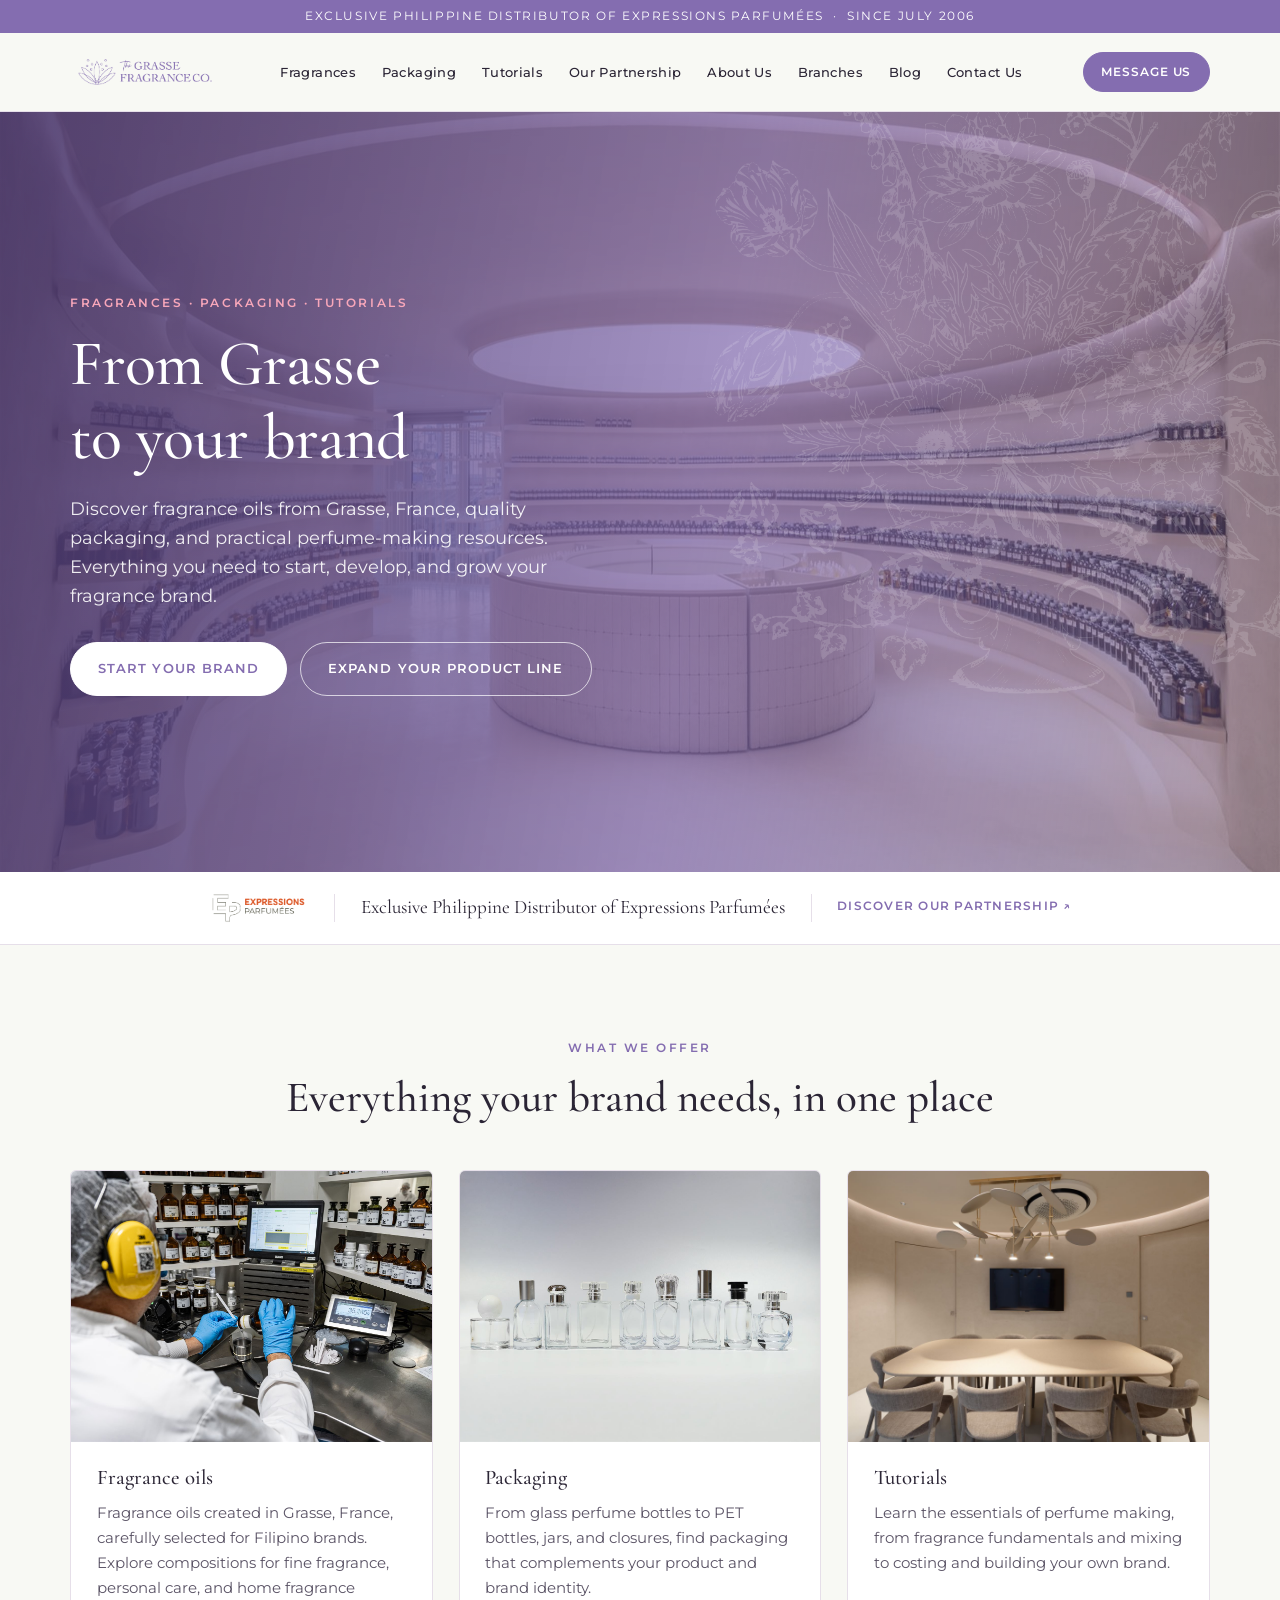
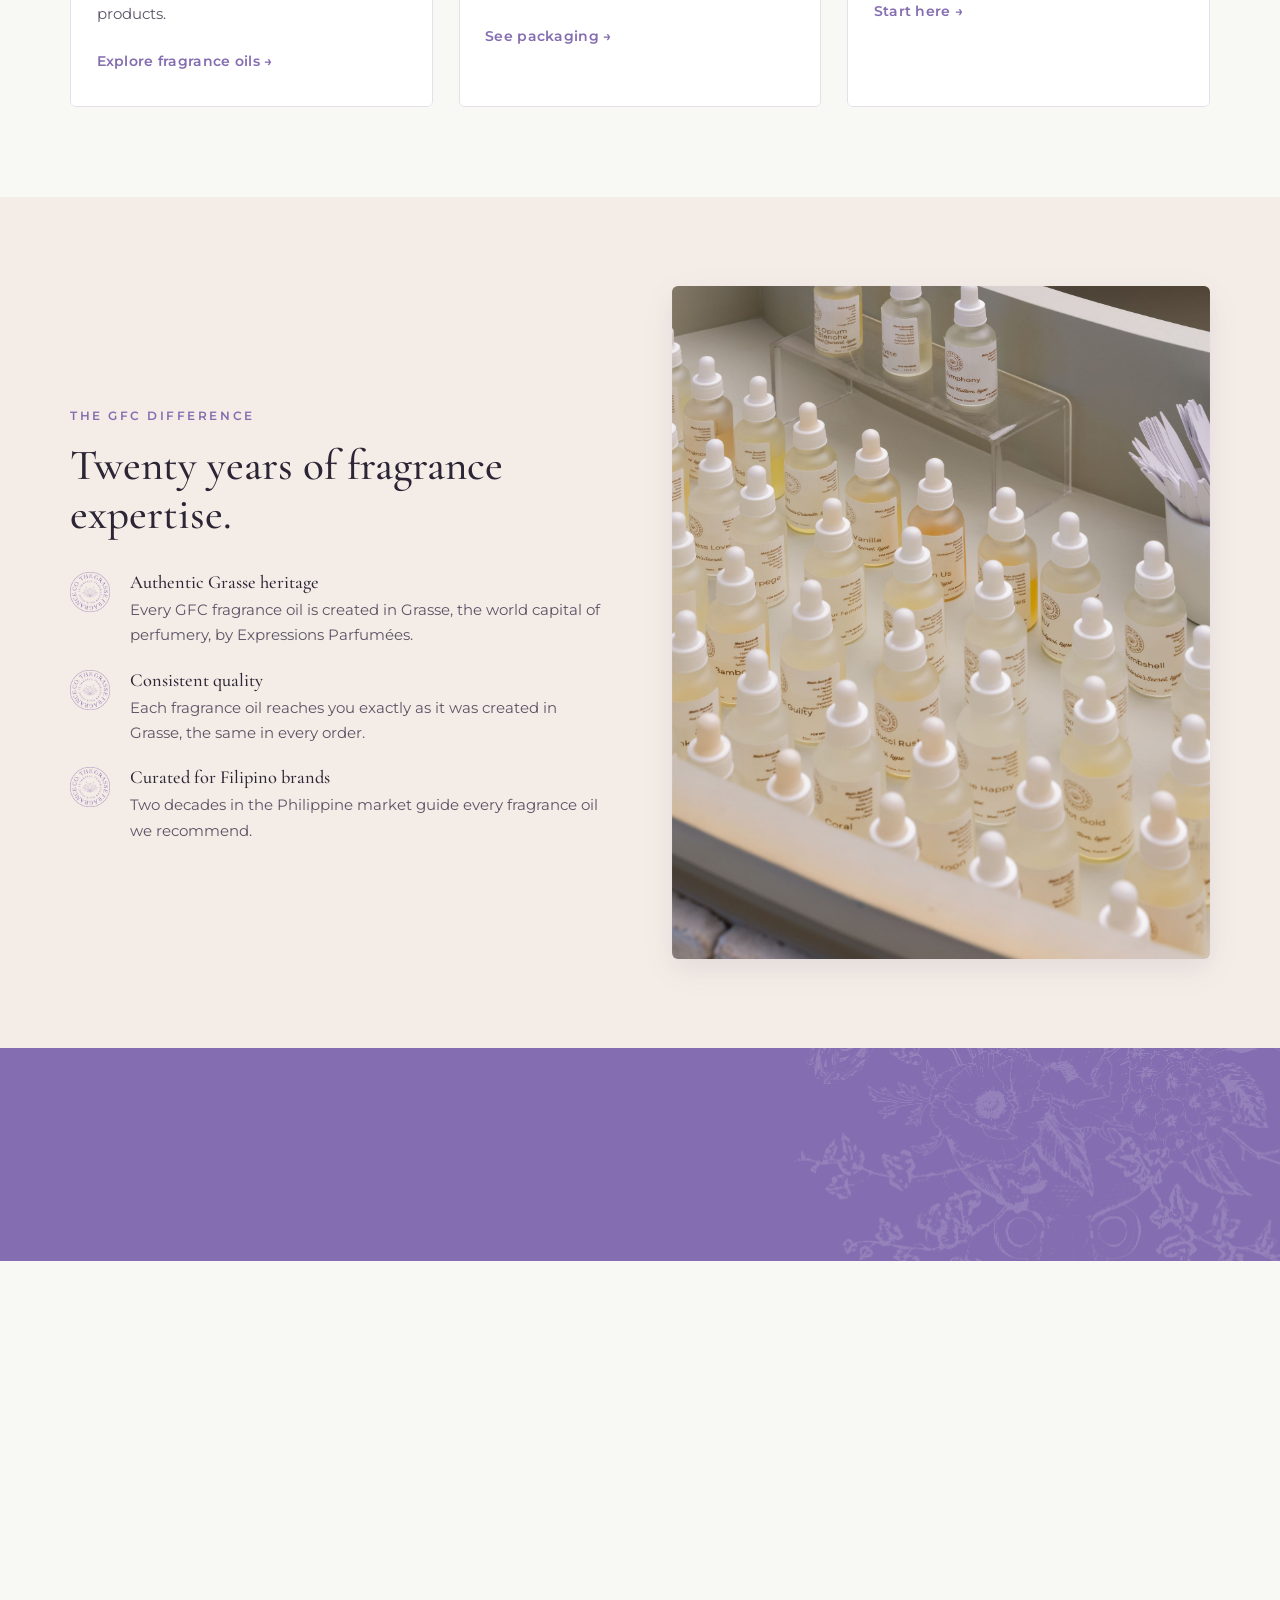
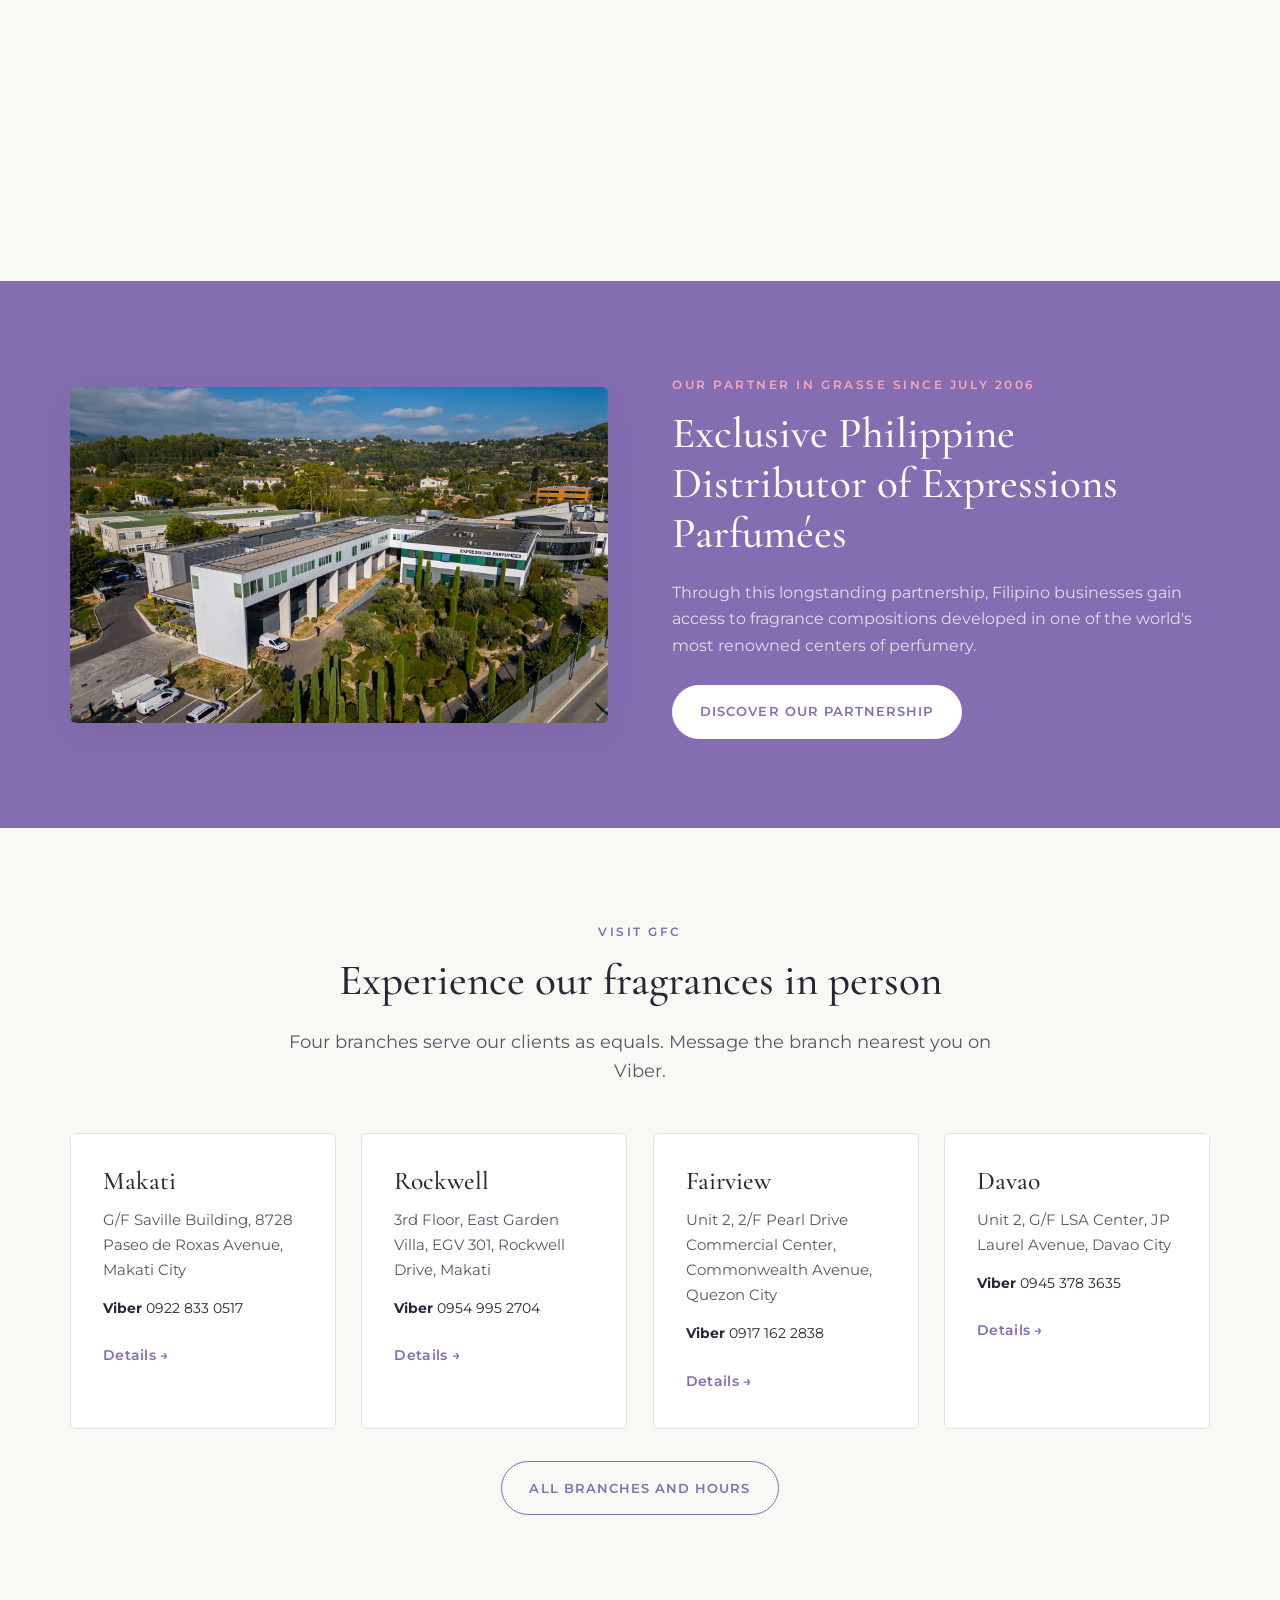
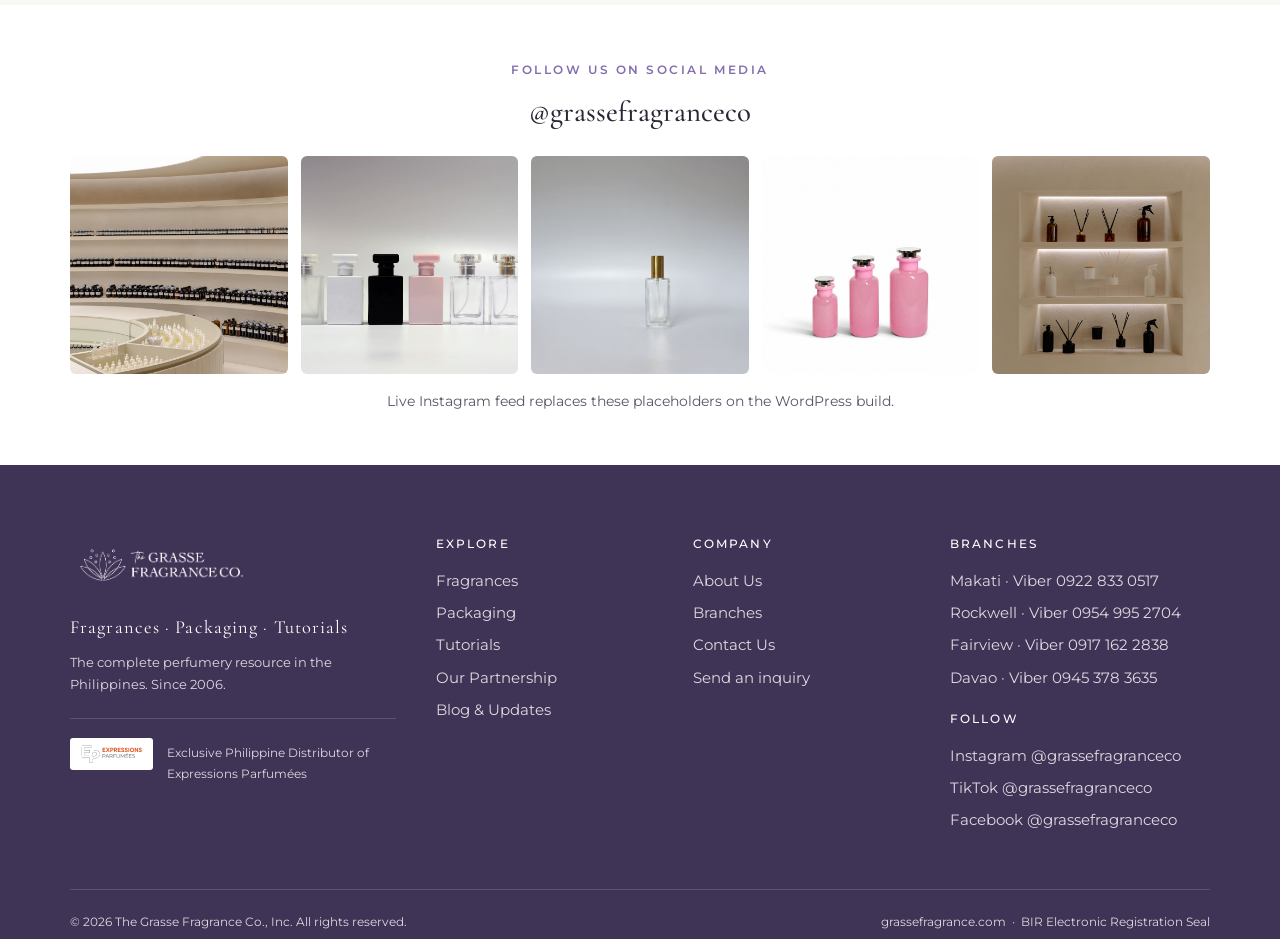
<file: index.html>
<!DOCTYPE html>
<html lang="en">
<head>
<meta charset="utf-8">
<meta name="viewport" content="width=device-width, initial-scale=1">
<meta name="robots" content="noindex, nofollow"><!-- staging only: remove at launch -->
<title>Fragrance Oils from Grasse, France | The Grasse Fragrance Co. Philippines</title>
<meta name="description" content="Discover fragrance oils from Grasse, France, packaging solutions, and perfume-making tutorials from The Grasse Fragrance Co. in the Philippines.">
<link rel="icon" href="assets/img/brand/submark-filled-lavender.png">
<link rel="preconnect" href="https://fonts.googleapis.com">
<link rel="preconnect" href="https://fonts.gstatic.com" crossorigin>
<link href="https://fonts.googleapis.com/css2?family=Cormorant+Garamond:ital,wght@0,400;0,500;0,600;1,400&family=Montserrat:wght@400;500;600&display=swap" rel="stylesheet">
<link rel="stylesheet" href="assets/css/style.css?v=3">
</head>
<body>
<!-- header:start (edit partials/header.html, then run: node tools/sync-partials.js) -->
<div class="draft-note">Draft / staging build on XAMPP. Not the live site.</div>
<div class="topline">Exclusive Philippine Distributor of Expressions Parfumées &nbsp;·&nbsp; <a href="our-partnership.html">Since July 2006</a></div>
<header class="site-header">
  <div class="container header-inner">
    <a class="brand" href="index.html" aria-label="The Grasse Fragrance Co. home">
      <img src="assets/img/brand/logo-horizontal-lavender.png" alt="The Grasse Fragrance Co." width="3330" height="1020">
    </a>
    <nav class="nav" aria-label="Main">
      <a href="fragrances.html">Fragrances</a>
      <a href="packaging.html">Packaging</a>
      <a href="tutorials.html">Tutorials</a>
      <a href="our-partnership.html">Our Partnership</a>
      <a href="about.html">About Us</a>
      <a href="branches.html">Branches</a>
      <a href="blog.html">Blog</a>
      <a href="contact.html">Contact Us</a>
    </nav>
    <div class="header-cta">
      <a class="btn btn-primary btn-sm" href="contact.html">Message us</a>
      <button class="nav-toggle" aria-label="Open menu" aria-expanded="false"><span></span><span></span><span></span></button>
    </div>
  </div>
</header>
<!-- header:end -->

<main>

  <!-- HERO -->
  <section class="hero">
    <div class="hero-bg"><img src="assets/img/photos/showroom-hero.jpg" alt="The Grasse Fragrance Co. showroom with shelves of fragrance bottles"></div>
    <img class="hero-illustration" src="assets/img/brand/illustration-bouquet-white.png" alt="" aria-hidden="true">
    <div class="container">
      <div class="hero-copy">
        <span class="eyebrow">Fragrances · Packaging · Tutorials</span>
        <h1>From Grasse<br>to your brand</h1>
        <p>Discover fragrance oils from Grasse, France, quality packaging, and practical perfume-making resources. Everything you need to start, develop, and grow your fragrance brand.</p>
        <div class="btn-group">
          <a class="btn btn-light" href="tutorials.html">Start your brand</a>
          <a class="btn btn-ghost-light" href="contact.html">Expand your product line</a>
        </div>
      </div>
    </div>
  </section>

  <!-- PROOF BAR -->
  <div class="proofbar">
    <div class="container proofbar-inner">
      <img src="assets/img/brand/ep-logo-horizontal.png" alt="Expressions Parfumées">
      <span class="sep"></span>
      <span>Exclusive Philippine Distributor of Expressions Parfumées</span>
      <span class="sep"></span>
      <a class="text-link" href="our-partnership.html">Discover our partnership ↗</a>
    </div>
  </div>

  <!-- WHAT WE OFFER -->
  <section class="section">
    <div class="container">
      <div class="section-head">
        <span class="eyebrow">What we offer</span>
        <h2>Everything your brand needs, in one place</h2>
      </div>
      <div class="grid grid-3">
        <article class="card-img">
          <img src="assets/img/photos/ep-lab-bottles.jpg" alt="Fragrance oil bottles in the laboratory">
          <div class="body">
            <h3>Fragrance oils</h3>
            <p>Fragrance oils created in Grasse, France, carefully selected for Filipino brands. Explore compositions for fine fragrance, personal care, and home fragrance products.</p>
            <a class="text-link" href="fragrances.html">Explore fragrance oils →</a>
          </div>
        </article>
        <article class="card-img">
          <img src="assets/img/photos/bottles-group-50ml.jpg" alt="Glass perfume bottles in a group">
          <div class="body">
            <h3>Packaging</h3>
            <p>From glass perfume bottles to PET bottles, jars, and closures, find packaging that complements your product and brand identity.</p>
            <a class="text-link" href="packaging.html">See packaging →</a>
          </div>
        </article>
        <article class="card-img">
          <img src="assets/img/photos/showroom-training-table.jpg" alt="Training table at a GFC branch">
          <div class="body">
            <h3>Tutorials</h3>
            <p>Learn the essentials of perfume making, from fragrance fundamentals and mixing to costing and building your own brand.</p>
            <a class="text-link" href="tutorials.html">Start here →</a>
          </div>
        </article>
      </div>
    </div>
  </section>

  <!-- THE GFC DIFFERENCE -->
  <section class="section bg-linen">
    <div class="container">
      <div class="split">
        <div>
          <span class="eyebrow">The GFC difference</span>
          <h2>Twenty years of fragrance expertise.</h2>
          <ul class="feature-list" style="margin-top:2rem">
            <li>
              <img class="lotus" src="assets/img/brand/submark-outline-lavender.png" alt="">
              <div><h4>Authentic Grasse heritage</h4><p>Every GFC fragrance oil is created in Grasse, the world capital of perfumery, by Expressions Parfumées.</p></div>
            </li>
            <li>
              <img class="lotus" src="assets/img/brand/submark-outline-lavender.png" alt="">
              <div><h4>Consistent quality</h4><p>Each fragrance oil reaches you exactly as it was created in Grasse, the same in every order.</p></div>
            </li>
            <li>
              <img class="lotus" src="assets/img/brand/submark-outline-lavender.png" alt="">
              <div><h4>Curated for Filipino brands</h4><p>Two decades in the Philippine market guide every fragrance oil we recommend.</p></div>
            </li>
          </ul>
        </div>
        <div class="img-frame img-tall"><img src="assets/img/photos/showroom-shelf-detail.jpg" alt="Fragrance bottles lined on a shelf at the GFC showroom"></div>
      </div>
    </div>
  </section>

  <!-- ANNIVERSARY BAND -->
  <section class="band section-sm">
    <img class="illus" src="assets/img/brand/illustration-bouquet-white.png" alt="" aria-hidden="true">
    <div class="container">
      <div class="stats">
        <div><span class="num">2006</span><span class="label">Established</span></div>
        <div><span class="num">20</span><span class="label">Years in the business</span></div>
        <div><span class="num">4</span><span class="label">Branches: Makati, Rockwell, Fairview, Davao</span></div>
        <div><span class="num">Grasse</span><span class="label">Origin of every fragrance oil</span></div>
      </div>
    </div>
  </section>

  <!-- TWO PATHS -->
  <section class="section">
    <div class="container">
      <div class="section-head">
        <span class="eyebrow">Who we work with</span>
        <h2>Supporting brands at every stage.</h2>
      </div>
      <div class="grid grid-2">
        <div class="path-card">
          <h3>Starting your first brand?</h3>
          <p>Explore fragrance oils, packaging, and practical tutorials to help you develop your first perfume product. Our Starter Kit includes a complimentary hands-on tutorial.</p>
          <a class="btn btn-primary" href="tutorials.html">Start your brand</a>
        </div>
        <div class="path-card alt">
          <h3>Developing your next product?</h3>
          <p>Discover curated fragrance oils, packaging options, and customization opportunities for your next product launch or expansion.</p>
          <a class="btn btn-outline" href="contact.html">Talk to our team</a>
        </div>
      </div>
    </div>
  </section>

  <!-- PARTNERSHIP BAND -->
  <section class="section bg-lavender">
    <div class="container">
      <div class="split">
        <div class="img-frame img-wide"><img src="assets/img/photos/ep-facility-aerial.jpg" alt="Expressions Parfumées facility in Grasse, France"></div>
        <div>
          <span class="eyebrow on-dark">Our partner in Grasse since July 2006</span>
          <h2>Exclusive Philippine Distributor of Expressions Parfumées</h2>
          <p class="muted">Through this longstanding partnership, Filipino businesses gain access to fragrance compositions developed in one of the world's most renowned centers of perfumery.</p>
          <div class="btn-group" style="margin-top:1.6rem">
            <a class="btn btn-light" href="our-partnership.html">Discover our partnership</a>
          </div>
        </div>
      </div>
    </div>
  </section>

  <!-- VISIT GFC -->
  <section class="section">
    <div class="container">
      <div class="section-head">
        <span class="eyebrow">Visit GFC</span>
        <h2>Experience our fragrances in person</h2>
        <p class="lede">Four branches serve our clients as equals. Message the branch nearest you on Viber.</p>
      </div>
      <div class="grid grid-4">
        <div class="branch">
          <h3>Makati</h3>
          <address>G/F Saville Building, 8728 Paseo de Roxas Avenue, Makati City</address>
          <p class="meta"><strong>Viber</strong> 0922 833 0517</p>
          <a class="text-link" href="branches.html#makati">Details →</a>
        </div>
        <div class="branch">
          <h3>Rockwell</h3>
          <address>3rd Floor, East Garden Villa, EGV 301, Rockwell Drive, Makati</address>
          <p class="meta"><strong>Viber</strong> 0954 995 2704</p>
          <a class="text-link" href="branches.html#rockwell">Details →</a>
        </div>
        <div class="branch">
          <h3>Fairview</h3>
          <address>Unit 2, 2/F Pearl Drive Commercial Center, Commonwealth Avenue, Quezon City</address>
          <p class="meta"><strong>Viber</strong> 0917 162 2838</p>
          <a class="text-link" href="branches.html#fairview">Details →</a>
        </div>
        <div class="branch">
          <h3>Davao</h3>
          <address>Unit 2, G/F LSA Center, JP Laurel Avenue, Davao City</address>
          <p class="meta"><strong>Viber</strong> 0945 378 3635</p>
          <a class="text-link" href="branches.html#davao">Details →</a>
        </div>
      </div>
      <p class="center" style="margin-top:2rem"><a class="btn btn-outline" href="branches.html">All branches and hours</a></p>
    </div>
  </section>

  <!-- SOCIAL -->
  <section class="section-sm bg-white">
    <div class="container">
      <div class="section-head" style="margin-bottom:1.8rem">
        <span class="eyebrow">Follow us on social media</span>
        <h2 style="font-size:1.8rem">@grassefragranceco</h2>
      </div>
      <div class="social-grid">
        <a href="https://www.instagram.com/grassefragranceco" target="_blank" rel="noopener"><img src="assets/img/photos/showroom-bottles.jpg" alt="Instagram post"></a>
        <a href="https://www.instagram.com/grassefragranceco" target="_blank" rel="noopener"><img src="assets/img/photos/bottles-group-30ml.jpg" alt="Instagram post"></a>
        <a href="https://www.instagram.com/grassefragranceco" target="_blank" rel="noopener"><img src="assets/img/photos/bottle-be-cool-50ml.jpg" alt="Instagram post"></a>
        <a href="https://www.instagram.com/grassefragranceco" target="_blank" rel="noopener"><img src="assets/img/photos/crimp-pink.jpg" alt="Instagram post"></a>
        <a href="https://www.instagram.com/grassefragranceco" target="_blank" rel="noopener"><img src="assets/img/photos/showroom-display.jpg" alt="Instagram post"></a>
      </div>
      <p class="center small muted" style="margin-top:1rem">Live Instagram feed replaces these placeholders on the WordPress build.</p>
    </div>
  </section>

</main>

<!-- footer:start (edit partials/footer.html, then run: node tools/sync-partials.js) -->
<footer class="site-footer">
  <div class="container">
    <div class="footer-grid">
      <div class="footer-brand">
        <img src="assets/img/brand/logo-horizontal-white.png" alt="The Grasse Fragrance Co." width="3330" height="1020">
        <div class="descriptor">Fragrances · Packaging · Tutorials</div>
        <p class="line">The complete perfumery resource in the Philippines. Since 2006.</p>
        <div class="footer-ep">
          <img src="assets/img/brand/ep-logo-horizontal.png" alt="Expressions Parfumées">
          <span>Exclusive Philippine Distributor of Expressions Parfumées</span>
        </div>
      </div>
      <div>
        <h4>Explore</h4>
        <ul>
          <li><a href="fragrances.html">Fragrances</a></li>
          <li><a href="packaging.html">Packaging</a></li>
          <li><a href="tutorials.html">Tutorials</a></li>
          <li><a href="our-partnership.html">Our Partnership</a></li>
          <li><a href="blog.html">Blog &amp; Updates</a></li>
        </ul>
      </div>
      <div>
        <h4>Company</h4>
        <ul>
          <li><a href="about.html">About Us</a></li>
          <li><a href="branches.html">Branches</a></li>
          <li><a href="contact.html">Contact Us</a></li>
          <li><a href="contact.html#inquiry">Send an inquiry</a></li>
        </ul>
      </div>
      <div>
        <h4>Branches</h4>
        <ul>
          <li><a href="branches.html#makati">Makati</a> · Viber 0922 833 0517</li>
          <li><a href="branches.html#rockwell">Rockwell</a> · Viber 0954 995 2704</li>
          <li><a href="branches.html#fairview">Fairview</a> · Viber 0917 162 2838</li>
          <li><a href="branches.html#davao">Davao</a> · Viber 0945 378 3635</li>
        </ul>
        <h4 style="margin-top:1.4rem">Follow</h4>
        <ul>
          <li><a href="https://www.instagram.com/grassefragranceco" target="_blank" rel="noopener">Instagram @grassefragranceco</a></li>
          <li><a href="https://www.tiktok.com/@grassefragranceco" target="_blank" rel="noopener">TikTok @grassefragranceco</a></li>
          <li><a href="https://www.facebook.com/grassefragranceco" target="_blank" rel="noopener">Facebook @grassefragranceco</a></li>
        </ul>
      </div>
    </div>
    <div class="footer-bottom">
      <span>© <span data-year>2026</span> The Grasse Fragrance Co., Inc. All rights reserved.</span>
      <span>grassefragrance.com &nbsp;·&nbsp; <a href="contact.html#bir">BIR Electronic Registration Seal</a></span>
    </div>
  </div>
</footer>
<script src="assets/js/site.js?v=3"></script>
<!-- footer:end -->
</body>
</html>
</file>
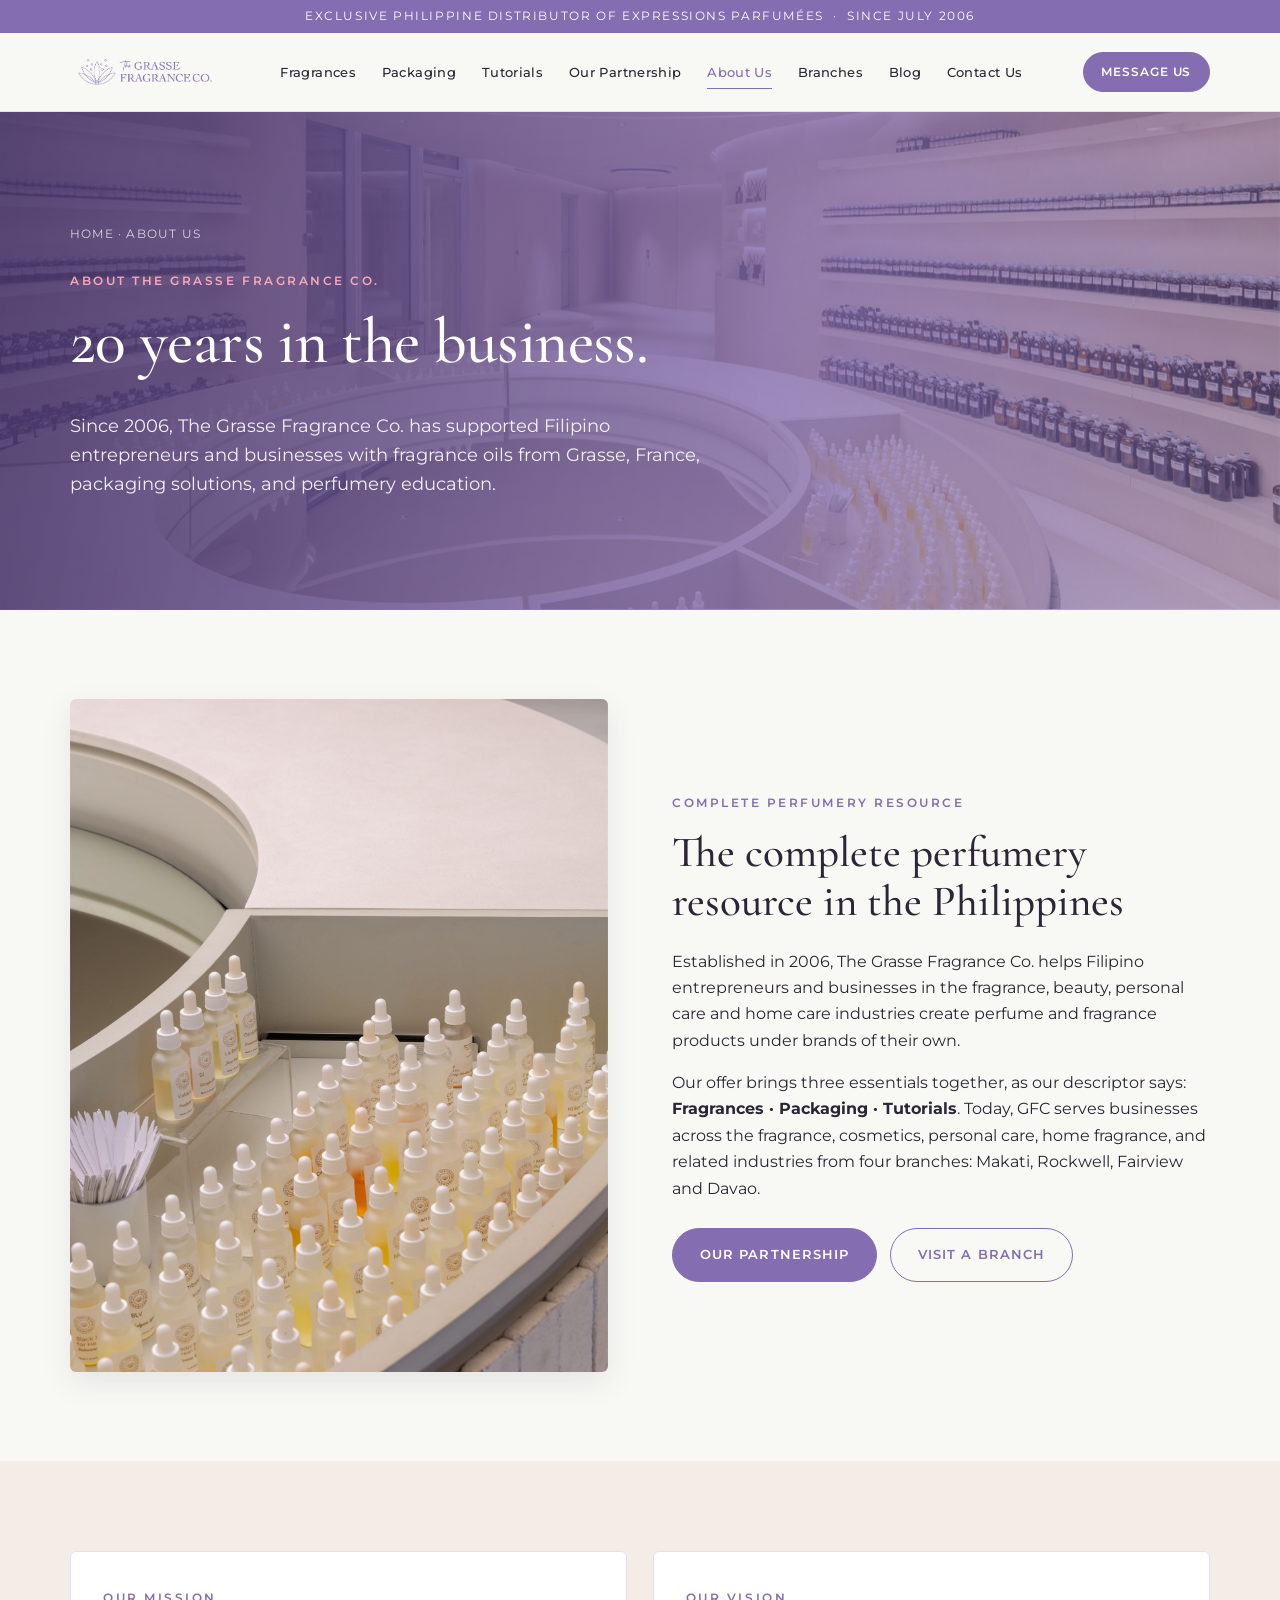
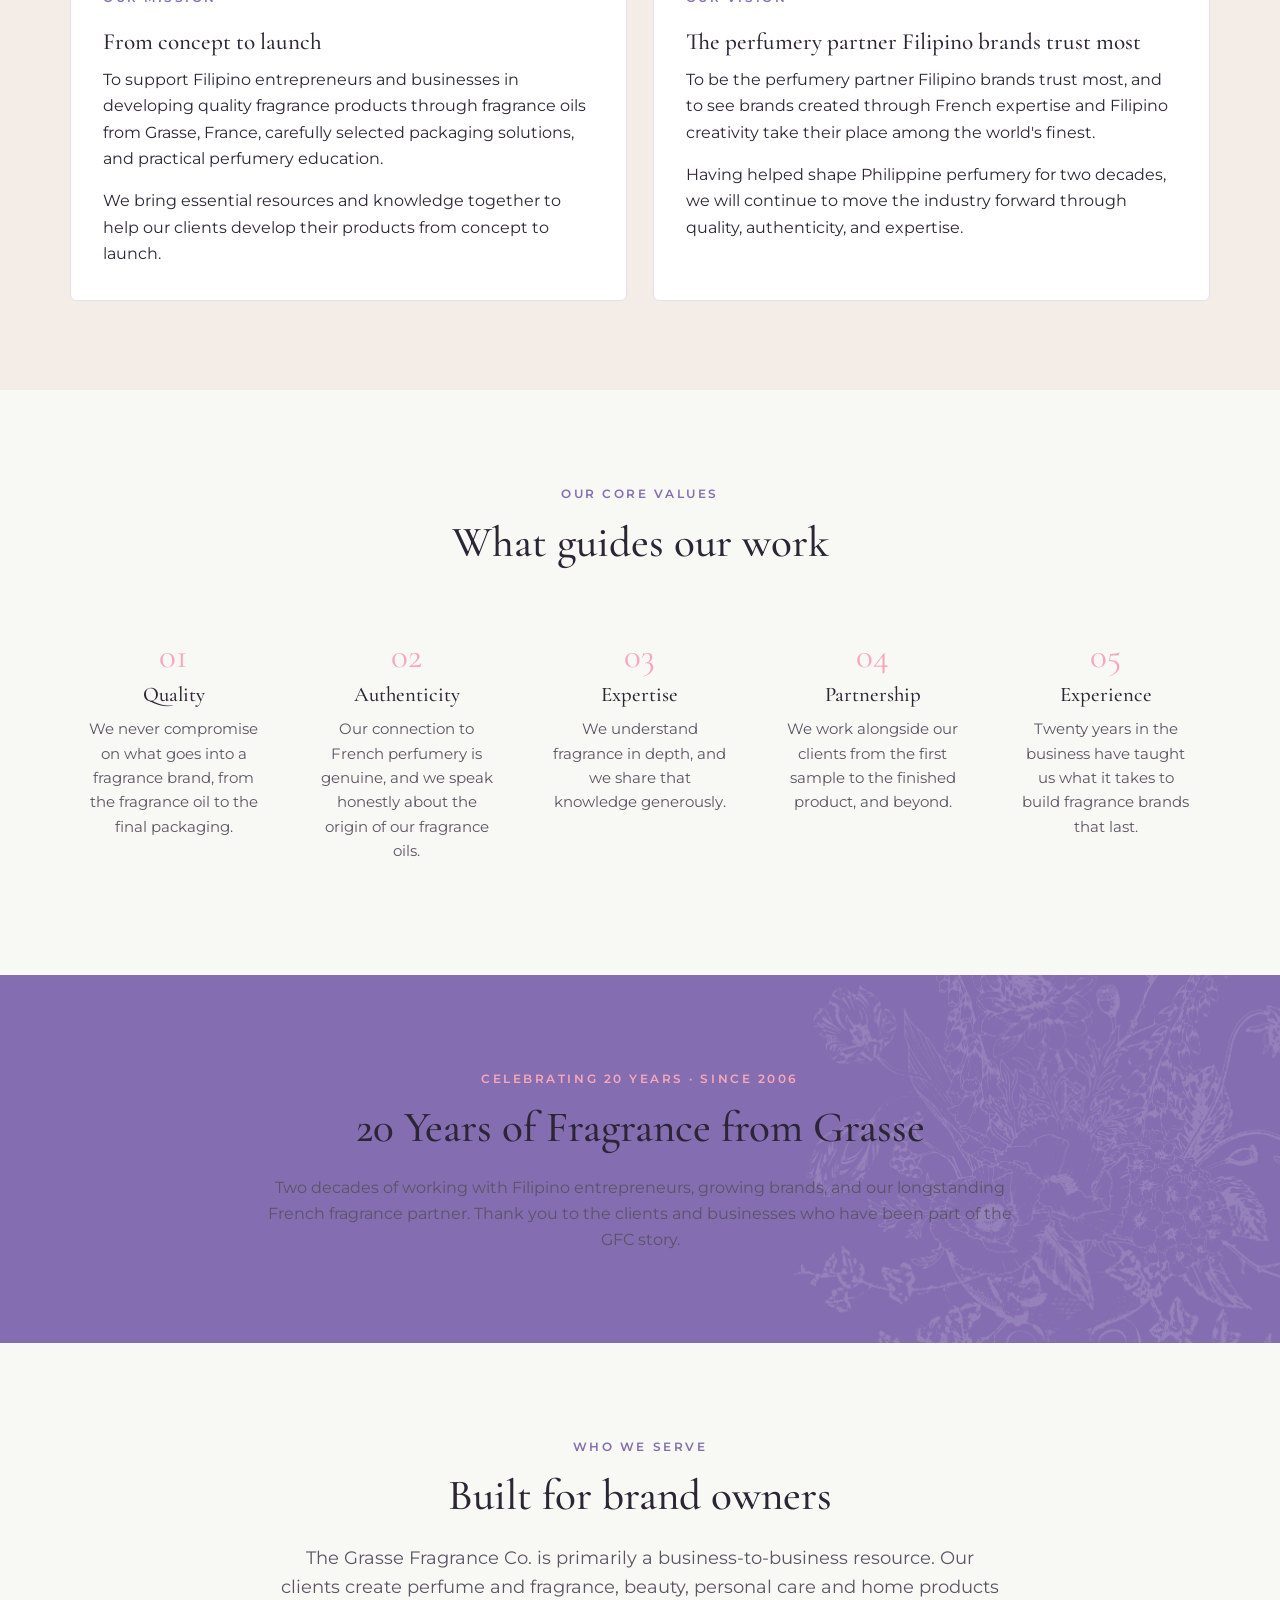
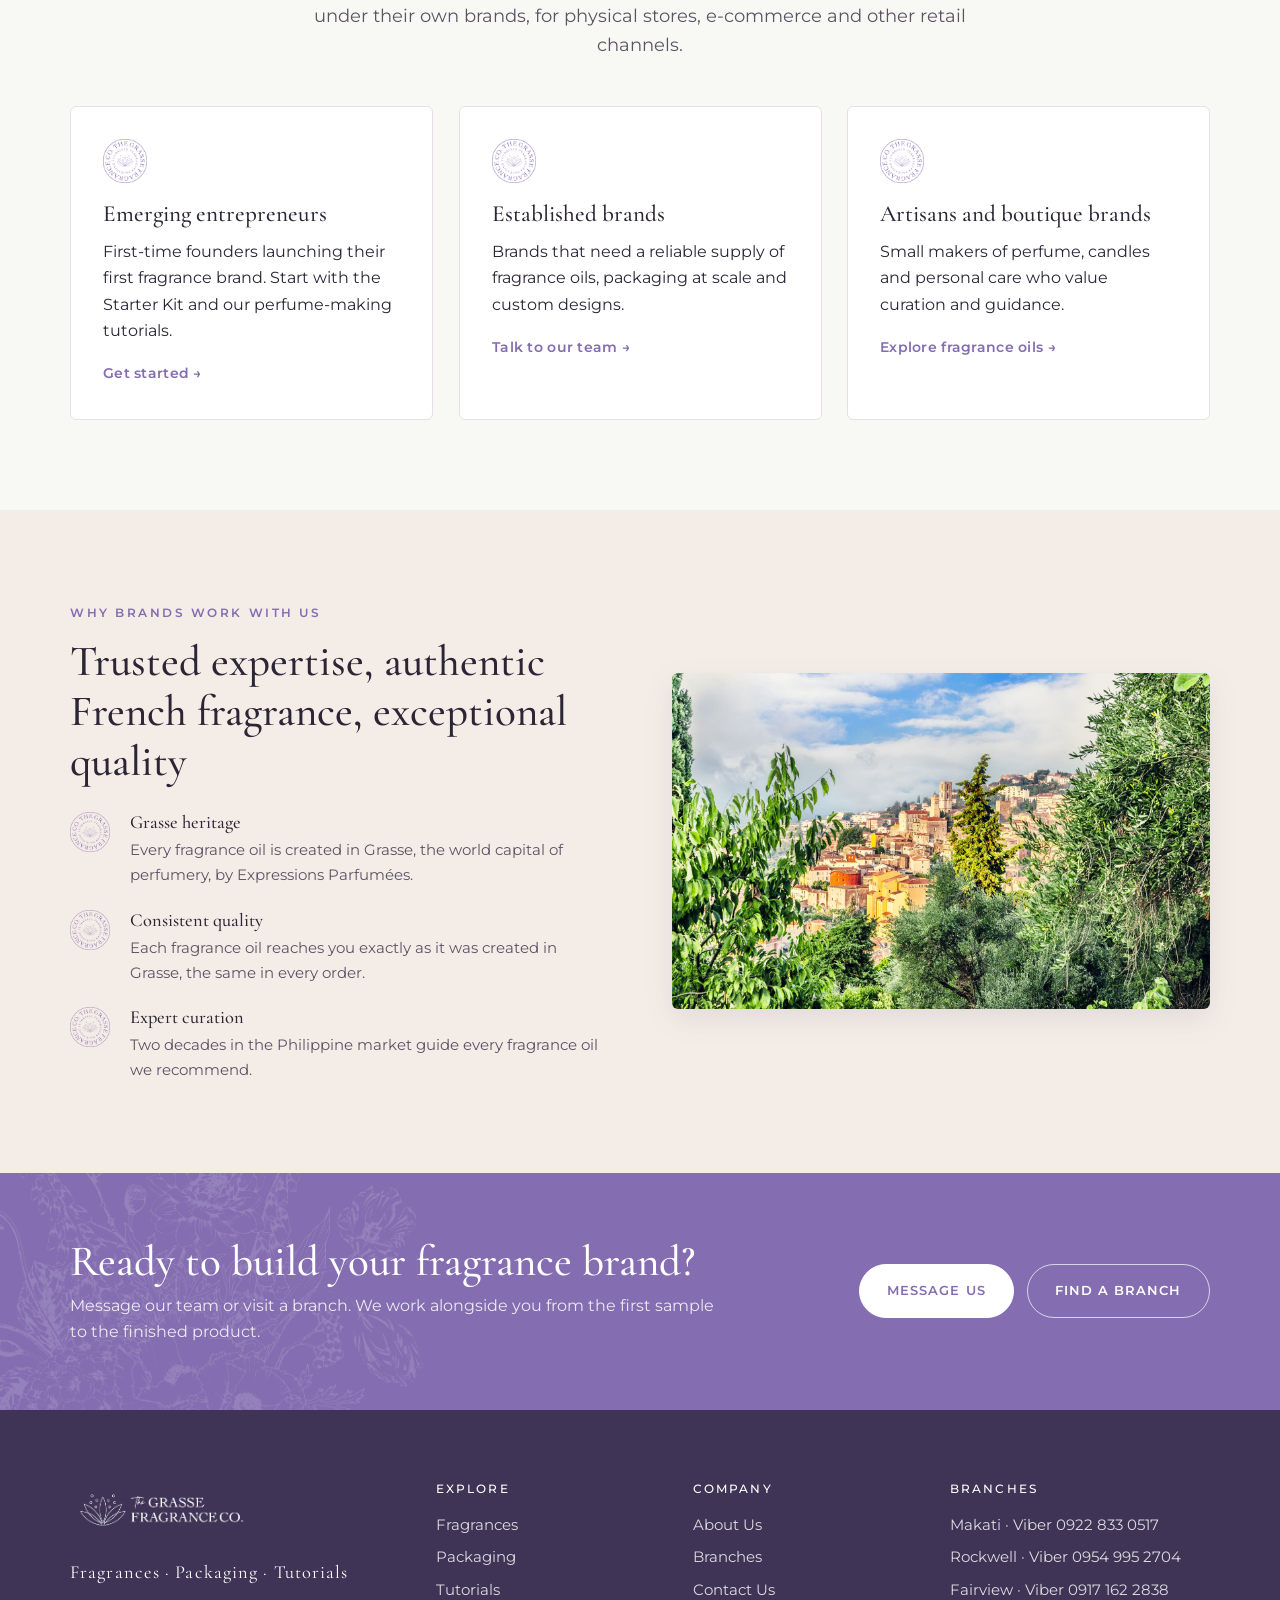
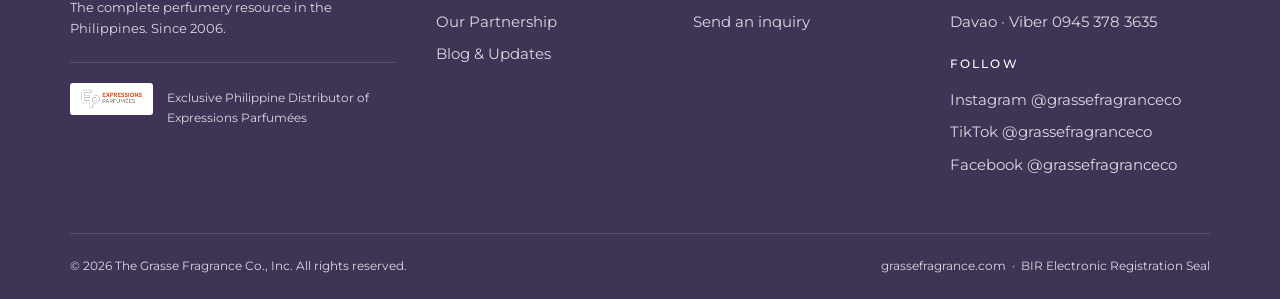
<file: about.html>
<!DOCTYPE html>
<html lang="en">
<head>
<meta charset="utf-8">
<meta name="viewport" content="width=device-width, initial-scale=1">
<meta name="robots" content="noindex, nofollow"><!-- staging only: remove at launch -->
<title>About The Grasse Fragrance Co. | GFC Philippines</title>
<meta name="description" content="Learn about The Grasse Fragrance Co., supporting Filipino fragrance businesses with fragrance oils, packaging, and perfume-making education since 2006.">
<link rel="icon" href="assets/img/brand/submark-filled-lavender.png">
<link rel="preconnect" href="https://fonts.googleapis.com">
<link rel="preconnect" href="https://fonts.gstatic.com" crossorigin>
<link href="https://fonts.googleapis.com/css2?family=Cormorant+Garamond:ital,wght@0,400;0,500;0,600;1,400&family=Montserrat:wght@400;500;600&display=swap" rel="stylesheet">
<link rel="stylesheet" href="assets/css/style.css?v=3">
</head>
<body>
<!-- header:start (edit partials/header.html, then run: node tools/sync-partials.js) -->
<div class="draft-note">Draft / staging build on XAMPP. Not the live site.</div>
<div class="topline">Exclusive Philippine Distributor of Expressions Parfumées &nbsp;·&nbsp; <a href="our-partnership.html">Since July 2006</a></div>
<header class="site-header">
  <div class="container header-inner">
    <a class="brand" href="index.html" aria-label="The Grasse Fragrance Co. home">
      <img src="assets/img/brand/logo-horizontal-lavender.png" alt="The Grasse Fragrance Co." width="3330" height="1020">
    </a>
    <nav class="nav" aria-label="Main">
      <a href="fragrances.html">Fragrances</a>
      <a href="packaging.html">Packaging</a>
      <a href="tutorials.html">Tutorials</a>
      <a href="our-partnership.html">Our Partnership</a>
      <a href="about.html">About Us</a>
      <a href="branches.html">Branches</a>
      <a href="blog.html">Blog</a>
      <a href="contact.html">Contact Us</a>
    </nav>
    <div class="header-cta">
      <a class="btn btn-primary btn-sm" href="contact.html">Message us</a>
      <button class="nav-toggle" aria-label="Open menu" aria-expanded="false"><span></span><span></span><span></span></button>
    </div>
  </div>
</header>
<!-- header:end -->

<main>

  <section class="page-hero">
    <div class="hero-bg"><img src="assets/img/photos/showroom-wide.jpg" alt="GFC showroom interior"></div>
    <div class="container">
      <div class="breadcrumb"><a href="index.html">Home</a> · About Us</div>
      <span class="eyebrow">About The Grasse Fragrance Co.</span>
      <h1>20 years in the business.</h1>
      <p>Since 2006, The Grasse Fragrance Co. has supported Filipino entrepreneurs and businesses with fragrance oils from Grasse, France, packaging solutions, and perfumery education.</p>
    </div>
  </section>

  <!-- STORY -->
  <section class="section">
    <div class="container">
      <div class="split">
        <div class="img-frame img-tall"><img src="assets/img/photos/showroom-shelves.jpg" alt="Shelves of fragrance bottles at a GFC branch"></div>
        <div>
          <span class="eyebrow">Complete perfumery resource</span>
          <h2>The complete perfumery resource in the Philippines</h2>
          <p>Established in 2006, The Grasse Fragrance Co. helps Filipino entrepreneurs and businesses in the fragrance, beauty, personal care and home care industries create perfume and fragrance products under brands of their own.</p>
          <p>Our offer brings three essentials together, as our descriptor says: <strong>Fragrances · Packaging · Tutorials</strong>. Today, GFC serves businesses across the fragrance, cosmetics, personal care, home fragrance, and related industries from four branches: Makati, Rockwell, Fairview and Davao.</p>
          <div class="btn-group" style="margin-top:1.6rem">
            <a class="btn btn-primary" href="our-partnership.html">Our partnership</a>
            <a class="btn btn-outline" href="branches.html">Visit a branch</a>
          </div>
        </div>
      </div>
    </div>
  </section>

  <!-- MISSION & VISION -->
  <section class="section bg-linen">
    <div class="container">
      <div class="grid grid-2">
        <div class="card">
          <span class="eyebrow">Our mission</span>
          <h3>From concept to launch</h3>
          <p>To support Filipino entrepreneurs and businesses in developing quality fragrance products through fragrance oils from Grasse, France, carefully selected packaging solutions, and practical perfumery education.</p>
          <p>We bring essential resources and knowledge together to help our clients develop their products from concept to launch.</p>
        </div>
        <div class="card">
          <span class="eyebrow">Our vision</span>
          <h3>The perfumery partner Filipino brands trust most</h3>
          <p>To be the perfumery partner Filipino brands trust most, and to see brands created through French expertise and Filipino creativity take their place among the world's finest.</p>
          <p>Having helped shape Philippine perfumery for two decades, we will continue to move the industry forward through quality, authenticity, and expertise.</p>
        </div>
      </div>
    </div>
  </section>

  <!-- CORE VALUES -->
  <section class="section">
    <div class="container">
      <div class="section-head">
        <span class="eyebrow">Our core values</span>
        <h2>What guides our work</h2>
      </div>
      <div class="grid grid-5">
        <div class="value"><span class="num">01</span><h4>Quality</h4><p>We never compromise on what goes into a fragrance brand, from the fragrance oil to the final packaging.</p></div>
        <div class="value"><span class="num">02</span><h4>Authenticity</h4><p>Our connection to French perfumery is genuine, and we speak honestly about the origin of our fragrance oils.</p></div>
        <div class="value"><span class="num">03</span><h4>Expertise</h4><p>We understand fragrance in depth, and we share that knowledge generously.</p></div>
        <div class="value"><span class="num">04</span><h4>Partnership</h4><p>We work alongside our clients from the first sample to the finished product, and beyond.</p></div>
        <div class="value"><span class="num">05</span><h4>Experience</h4><p>Twenty years in the business have taught us what it takes to build fragrance brands that last.</p></div>
      </div>
    </div>
  </section>

  <!-- 20 YEARS BAND -->
  <section class="band section">
    <img class="illus" src="assets/img/brand/illustration-bouquet-white.png" alt="" aria-hidden="true">
    <div class="container center narrow">
      <span class="eyebrow on-dark">Celebrating 20 years · Since 2006</span>
      <h2>20 Years of Fragrance from Grasse</h2>
      <p class="muted">Two decades of working with Filipino entrepreneurs, growing brands, and our longstanding French fragrance partner. Thank you to the clients and businesses who have been part of the GFC story.</p>
    </div>
  </section>

  <!-- WHO WE SERVE -->
  <section class="section">
    <div class="container">
      <div class="section-head">
        <span class="eyebrow">Who we serve</span>
        <h2>Built for brand owners</h2>
        <p class="lede">The Grasse Fragrance Co. is primarily a business-to-business resource. Our clients create perfume and fragrance, beauty, personal care and home products under their own brands, for physical stores, e-commerce and other retail channels.</p>
      </div>
      <div class="grid grid-3">
        <div class="card">
          <img class="icon" src="assets/img/brand/submark-outline-lavender.png" alt="">
          <h3>Emerging entrepreneurs</h3>
          <p>First-time founders launching their first fragrance brand. Start with the Starter Kit and our perfume-making tutorials.</p>
          <a class="text-link" href="tutorials.html">Get started →</a>
        </div>
        <div class="card">
          <img class="icon" src="assets/img/brand/submark-outline-lavender.png" alt="">
          <h3>Established brands</h3>
          <p>Brands that need a reliable supply of fragrance oils, packaging at scale and custom designs.</p>
          <a class="text-link" href="contact.html">Talk to our team →</a>
        </div>
        <div class="card">
          <img class="icon" src="assets/img/brand/submark-outline-lavender.png" alt="">
          <h3>Artisans and boutique brands</h3>
          <p>Small makers of perfume, candles and personal care who value curation and guidance.</p>
          <a class="text-link" href="fragrances.html">Explore fragrance oils →</a>
        </div>
      </div>
    </div>
  </section>

  <!-- WHY BRANDS WORK WITH US -->
  <section class="section bg-linen">
    <div class="container">
      <div class="split reverse">
        <div class="img-frame img-wide"><img src="assets/img/photos/grasse-town-ep.jpg" alt="The old town of Grasse, France"></div>
        <div>
          <span class="eyebrow">Why brands work with us</span>
          <h2>Trusted expertise, authentic French fragrance, exceptional quality</h2>
          <ul class="feature-list" style="margin-top:1.6rem">
            <li><img class="lotus" src="assets/img/brand/submark-outline-lavender.png" alt=""><div><h4>Grasse heritage</h4><p>Every fragrance oil is created in Grasse, the world capital of perfumery, by Expressions Parfumées.</p></div></li>
            <li><img class="lotus" src="assets/img/brand/submark-outline-lavender.png" alt=""><div><h4>Consistent quality</h4><p>Each fragrance oil reaches you exactly as it was created in Grasse, the same in every order.</p></div></li>
            <li><img class="lotus" src="assets/img/brand/submark-outline-lavender.png" alt=""><div><h4>Expert curation</h4><p>Two decades in the Philippine market guide every fragrance oil we recommend.</p></div></li>
          </ul>
        </div>
      </div>
    </div>
  </section>

  <!-- CTA -->
  <section class="cta">
    <img class="illus" src="assets/img/brand/illustration-bouquet-white.png" alt="" aria-hidden="true">
    <div class="container">
      <div>
        <h2>Ready to build your fragrance brand?</h2>
        <p>Message our team or visit a branch. We work alongside you from the first sample to the finished product.</p>
      </div>
      <div class="btn-group">
        <a class="btn btn-light" href="contact.html">Message us</a>
        <a class="btn btn-ghost-light" href="branches.html">Find a branch</a>
      </div>
    </div>
  </section>

</main>

<!-- footer:start (edit partials/footer.html, then run: node tools/sync-partials.js) -->
<footer class="site-footer">
  <div class="container">
    <div class="footer-grid">
      <div class="footer-brand">
        <img src="assets/img/brand/logo-horizontal-white.png" alt="The Grasse Fragrance Co." width="3330" height="1020">
        <div class="descriptor">Fragrances · Packaging · Tutorials</div>
        <p class="line">The complete perfumery resource in the Philippines. Since 2006.</p>
        <div class="footer-ep">
          <img src="assets/img/brand/ep-logo-horizontal.png" alt="Expressions Parfumées">
          <span>Exclusive Philippine Distributor of Expressions Parfumées</span>
        </div>
      </div>
      <div>
        <h4>Explore</h4>
        <ul>
          <li><a href="fragrances.html">Fragrances</a></li>
          <li><a href="packaging.html">Packaging</a></li>
          <li><a href="tutorials.html">Tutorials</a></li>
          <li><a href="our-partnership.html">Our Partnership</a></li>
          <li><a href="blog.html">Blog &amp; Updates</a></li>
        </ul>
      </div>
      <div>
        <h4>Company</h4>
        <ul>
          <li><a href="about.html">About Us</a></li>
          <li><a href="branches.html">Branches</a></li>
          <li><a href="contact.html">Contact Us</a></li>
          <li><a href="contact.html#inquiry">Send an inquiry</a></li>
        </ul>
      </div>
      <div>
        <h4>Branches</h4>
        <ul>
          <li><a href="branches.html#makati">Makati</a> · Viber 0922 833 0517</li>
          <li><a href="branches.html#rockwell">Rockwell</a> · Viber 0954 995 2704</li>
          <li><a href="branches.html#fairview">Fairview</a> · Viber 0917 162 2838</li>
          <li><a href="branches.html#davao">Davao</a> · Viber 0945 378 3635</li>
        </ul>
        <h4 style="margin-top:1.4rem">Follow</h4>
        <ul>
          <li><a href="https://www.instagram.com/grassefragranceco" target="_blank" rel="noopener">Instagram @grassefragranceco</a></li>
          <li><a href="https://www.tiktok.com/@grassefragranceco" target="_blank" rel="noopener">TikTok @grassefragranceco</a></li>
          <li><a href="https://www.facebook.com/grassefragranceco" target="_blank" rel="noopener">Facebook @grassefragranceco</a></li>
        </ul>
      </div>
    </div>
    <div class="footer-bottom">
      <span>© <span data-year>2026</span> The Grasse Fragrance Co., Inc. All rights reserved.</span>
      <span>grassefragrance.com &nbsp;·&nbsp; <a href="contact.html#bir">BIR Electronic Registration Seal</a></span>
    </div>
  </div>
</footer>
<script src="assets/js/site.js?v=3"></script>
<!-- footer:end -->
</body>
</html>
</file>
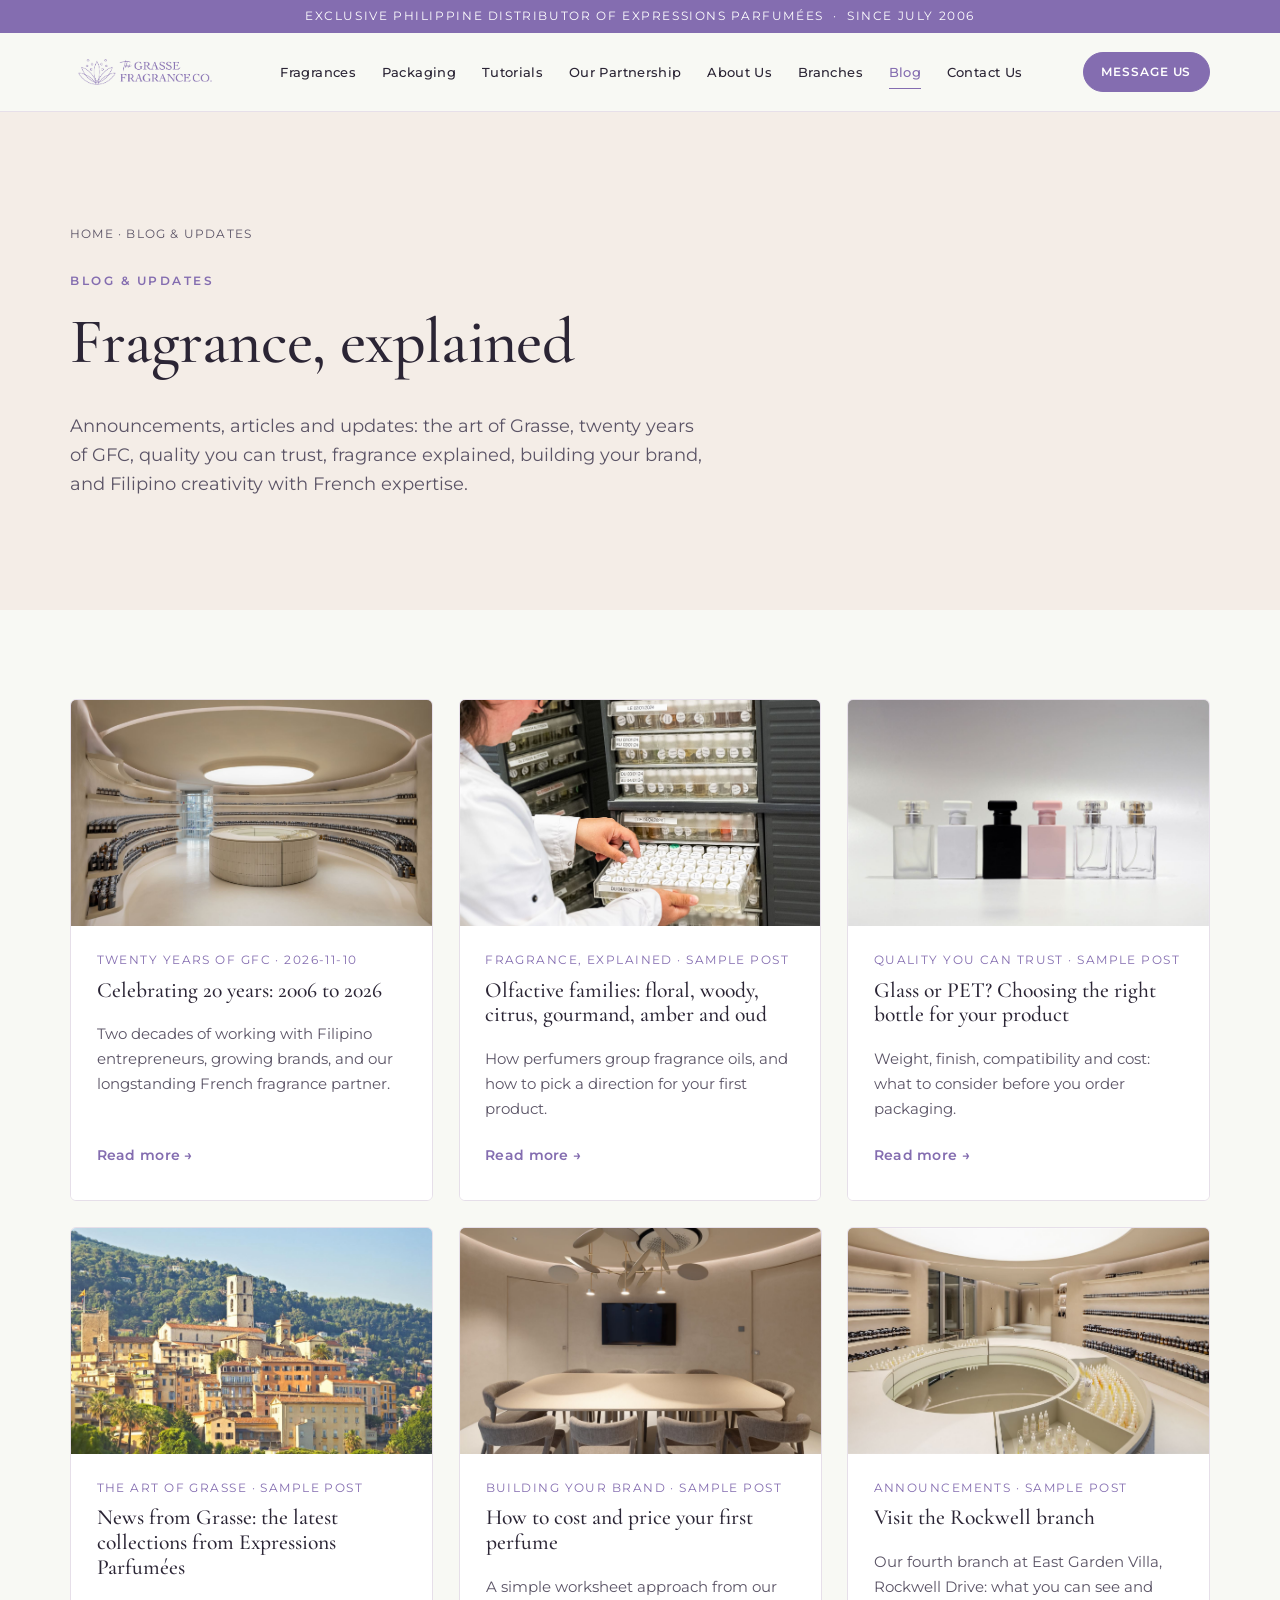
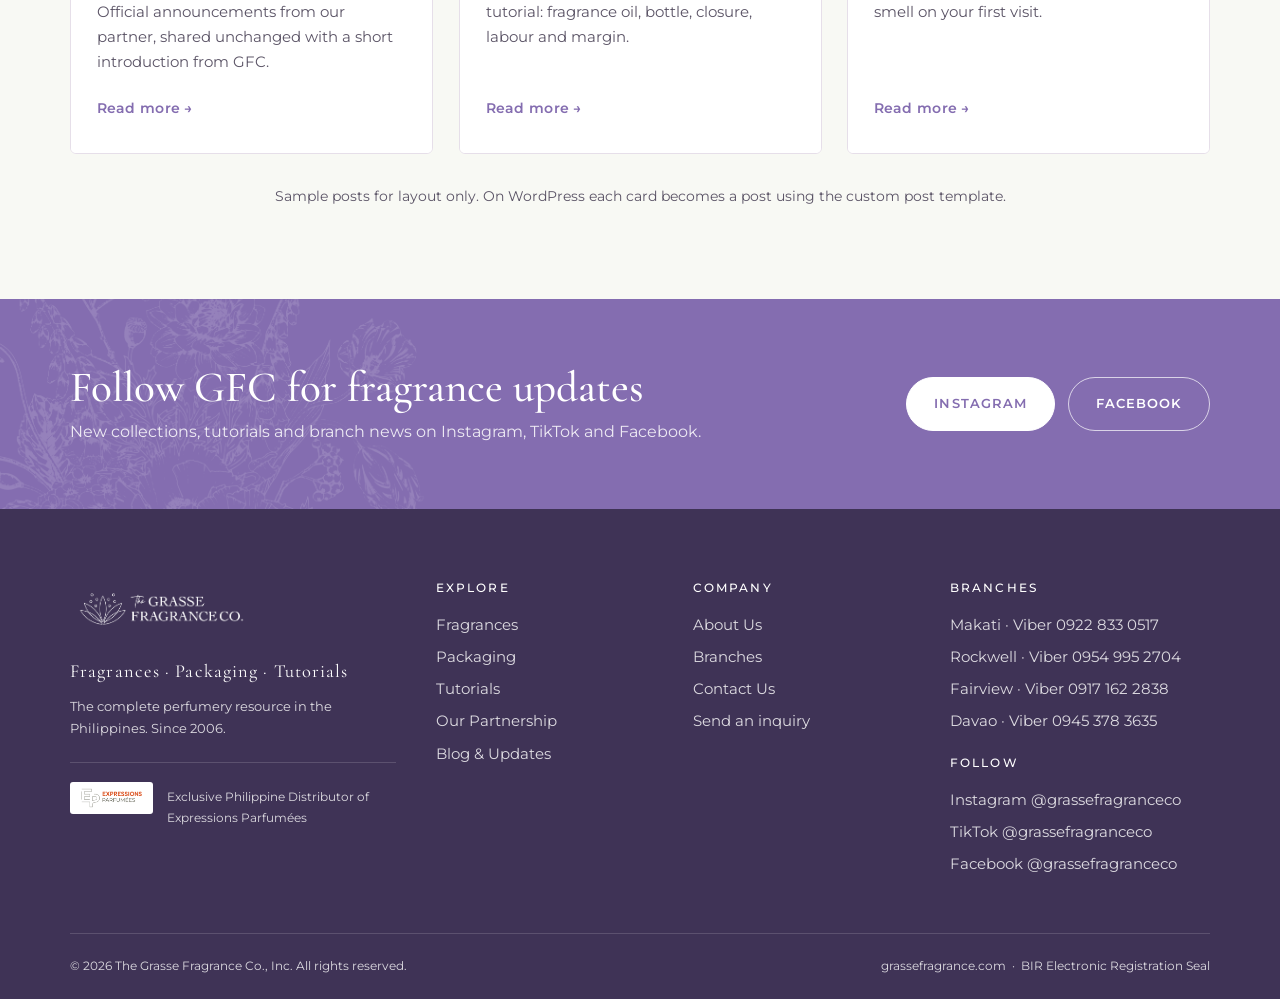
<file: blog.html>
<!DOCTYPE html>
<html lang="en">
<head>
<meta charset="utf-8">
<meta name="viewport" content="width=device-width, initial-scale=1">
<meta name="robots" content="noindex, nofollow"><!-- staging only: remove at launch -->
<title>Blog &amp; Updates | The Grasse Fragrance Co.</title>
<meta name="description" content="Announcements, articles and updates from The Grasse Fragrance Co.: fragrance explained, building your brand, 20 years of GFC, and news from Grasse.">
<link rel="icon" href="assets/img/brand/submark-filled-lavender.png">
<link rel="preconnect" href="https://fonts.googleapis.com">
<link rel="preconnect" href="https://fonts.gstatic.com" crossorigin>
<link href="https://fonts.googleapis.com/css2?family=Cormorant+Garamond:ital,wght@0,400;0,500;0,600;1,400&family=Montserrat:wght@400;500;600&display=swap" rel="stylesheet">
<link rel="stylesheet" href="assets/css/style.css?v=3">
</head>
<body>
<!-- header:start (edit partials/header.html, then run: node tools/sync-partials.js) -->
<div class="draft-note">Draft / staging build on XAMPP. Not the live site.</div>
<div class="topline">Exclusive Philippine Distributor of Expressions Parfumées &nbsp;·&nbsp; <a href="our-partnership.html">Since July 2006</a></div>
<header class="site-header">
  <div class="container header-inner">
    <a class="brand" href="index.html" aria-label="The Grasse Fragrance Co. home">
      <img src="assets/img/brand/logo-horizontal-lavender.png" alt="The Grasse Fragrance Co." width="3330" height="1020">
    </a>
    <nav class="nav" aria-label="Main">
      <a href="fragrances.html">Fragrances</a>
      <a href="packaging.html">Packaging</a>
      <a href="tutorials.html">Tutorials</a>
      <a href="our-partnership.html">Our Partnership</a>
      <a href="about.html">About Us</a>
      <a href="branches.html">Branches</a>
      <a href="blog.html">Blog</a>
      <a href="contact.html">Contact Us</a>
    </nav>
    <div class="header-cta">
      <a class="btn btn-primary btn-sm" href="contact.html">Message us</a>
      <button class="nav-toggle" aria-label="Open menu" aria-expanded="false"><span></span><span></span><span></span></button>
    </div>
  </div>
</header>
<!-- header:end -->

<main>

  <section class="page-hero plain">
    <div class="container">
      <div class="breadcrumb"><a href="index.html">Home</a> · Blog &amp; Updates</div>
      <span class="eyebrow">Blog &amp; updates</span>
      <h1>Fragrance, explained</h1>
      <p>Announcements, articles and updates: the art of Grasse, twenty years of GFC, quality you can trust, fragrance explained, building your brand, and Filipino creativity with French expertise.</p>
    </div>
  </section>

  <section class="section">
    <div class="container">
      <div class="grid grid-3">

        <article class="post-card">
          <a href="blog/celebrating-20-years.html"><img src="assets/img/photos/showroom-hero.jpg" alt="GFC showroom"></a>
          <div class="body">
            <span class="meta">Twenty years of GFC · 2026-11-10</span>
            <h3><a href="blog/celebrating-20-years.html">Celebrating 20 years: 2006 to 2026</a></h3>
            <p>Two decades of working with Filipino entrepreneurs, growing brands, and our longstanding French fragrance partner.</p>
            <a class="text-link" href="blog/celebrating-20-years.html">Read more →</a>
          </div>
        </article>

        <article class="post-card">
          <a href="blog/celebrating-20-years.html"><img src="assets/img/photos/ep-lab-samples.jpg" alt="Fragrance samples"></a>
          <div class="body">
            <span class="meta">Fragrance, explained · Sample post</span>
            <h3><a href="blog/celebrating-20-years.html">Olfactive families: floral, woody, citrus, gourmand, amber and oud</a></h3>
            <p>How perfumers group fragrance oils, and how to pick a direction for your first product.</p>
            <a class="text-link" href="blog/celebrating-20-years.html">Read more →</a>
          </div>
        </article>

        <article class="post-card">
          <a href="blog/celebrating-20-years.html"><img src="assets/img/photos/bottles-group-30ml.jpg" alt="Glass bottles"></a>
          <div class="body">
            <span class="meta">Quality you can trust · Sample post</span>
            <h3><a href="blog/celebrating-20-years.html">Glass or PET? Choosing the right bottle for your product</a></h3>
            <p>Weight, finish, compatibility and cost: what to consider before you order packaging.</p>
            <a class="text-link" href="blog/celebrating-20-years.html">Read more →</a>
          </div>
        </article>

        <article class="post-card">
          <a href="blog/celebrating-20-years.html"><img src="assets/img/photos/grasse-old-town.jpg" alt="Grasse, France"></a>
          <div class="body">
            <span class="meta">The art of Grasse · Sample post</span>
            <h3><a href="blog/celebrating-20-years.html">News from Grasse: the latest collections from Expressions Parfumées</a></h3>
            <p>Official announcements from our partner, shared unchanged with a short introduction from GFC.</p>
            <a class="text-link" href="blog/celebrating-20-years.html">Read more →</a>
          </div>
        </article>

        <article class="post-card">
          <a href="blog/celebrating-20-years.html"><img src="assets/img/photos/showroom-training-table.jpg" alt="Tutorial table"></a>
          <div class="body">
            <span class="meta">Building your brand · Sample post</span>
            <h3><a href="blog/celebrating-20-years.html">How to cost and price your first perfume</a></h3>
            <p>A simple worksheet approach from our tutorial: fragrance oil, bottle, closure, labour and margin.</p>
            <a class="text-link" href="blog/celebrating-20-years.html">Read more →</a>
          </div>
        </article>

        <article class="post-card">
          <a href="blog/celebrating-20-years.html"><img src="assets/img/photos/showroom-wide.jpg" alt="Rockwell branch"></a>
          <div class="body">
            <span class="meta">Announcements · Sample post</span>
            <h3><a href="blog/celebrating-20-years.html">Visit the Rockwell branch</a></h3>
            <p>Our fourth branch at East Garden Villa, Rockwell Drive: what you can see and smell on your first visit.</p>
            <a class="text-link" href="blog/celebrating-20-years.html">Read more →</a>
          </div>
        </article>

      </div>
      <p class="center small muted" style="margin-top:2rem">Sample posts for layout only. On WordPress each card becomes a post using the custom post template.</p>
    </div>
  </section>

  <!-- CTA -->
  <section class="cta">
    <img class="illus" src="assets/img/brand/illustration-bouquet-white.png" alt="" aria-hidden="true">
    <div class="container">
      <div>
        <h2>Follow GFC for fragrance updates</h2>
        <p>New collections, tutorials and branch news on Instagram, TikTok and Facebook.</p>
      </div>
      <div class="btn-group">
        <a class="btn btn-light" href="https://www.instagram.com/grassefragranceco" target="_blank" rel="noopener">Instagram</a>
        <a class="btn btn-ghost-light" href="https://www.facebook.com/grassefragranceco" target="_blank" rel="noopener">Facebook</a>
      </div>
    </div>
  </section>

</main>

<!-- footer:start (edit partials/footer.html, then run: node tools/sync-partials.js) -->
<footer class="site-footer">
  <div class="container">
    <div class="footer-grid">
      <div class="footer-brand">
        <img src="assets/img/brand/logo-horizontal-white.png" alt="The Grasse Fragrance Co." width="3330" height="1020">
        <div class="descriptor">Fragrances · Packaging · Tutorials</div>
        <p class="line">The complete perfumery resource in the Philippines. Since 2006.</p>
        <div class="footer-ep">
          <img src="assets/img/brand/ep-logo-horizontal.png" alt="Expressions Parfumées">
          <span>Exclusive Philippine Distributor of Expressions Parfumées</span>
        </div>
      </div>
      <div>
        <h4>Explore</h4>
        <ul>
          <li><a href="fragrances.html">Fragrances</a></li>
          <li><a href="packaging.html">Packaging</a></li>
          <li><a href="tutorials.html">Tutorials</a></li>
          <li><a href="our-partnership.html">Our Partnership</a></li>
          <li><a href="blog.html">Blog &amp; Updates</a></li>
        </ul>
      </div>
      <div>
        <h4>Company</h4>
        <ul>
          <li><a href="about.html">About Us</a></li>
          <li><a href="branches.html">Branches</a></li>
          <li><a href="contact.html">Contact Us</a></li>
          <li><a href="contact.html#inquiry">Send an inquiry</a></li>
        </ul>
      </div>
      <div>
        <h4>Branches</h4>
        <ul>
          <li><a href="branches.html#makati">Makati</a> · Viber 0922 833 0517</li>
          <li><a href="branches.html#rockwell">Rockwell</a> · Viber 0954 995 2704</li>
          <li><a href="branches.html#fairview">Fairview</a> · Viber 0917 162 2838</li>
          <li><a href="branches.html#davao">Davao</a> · Viber 0945 378 3635</li>
        </ul>
        <h4 style="margin-top:1.4rem">Follow</h4>
        <ul>
          <li><a href="https://www.instagram.com/grassefragranceco" target="_blank" rel="noopener">Instagram @grassefragranceco</a></li>
          <li><a href="https://www.tiktok.com/@grassefragranceco" target="_blank" rel="noopener">TikTok @grassefragranceco</a></li>
          <li><a href="https://www.facebook.com/grassefragranceco" target="_blank" rel="noopener">Facebook @grassefragranceco</a></li>
        </ul>
      </div>
    </div>
    <div class="footer-bottom">
      <span>© <span data-year>2026</span> The Grasse Fragrance Co., Inc. All rights reserved.</span>
      <span>grassefragrance.com &nbsp;·&nbsp; <a href="contact.html#bir">BIR Electronic Registration Seal</a></span>
    </div>
  </div>
</footer>
<script src="assets/js/site.js?v=3"></script>
<!-- footer:end -->
</body>
</html>
</file>
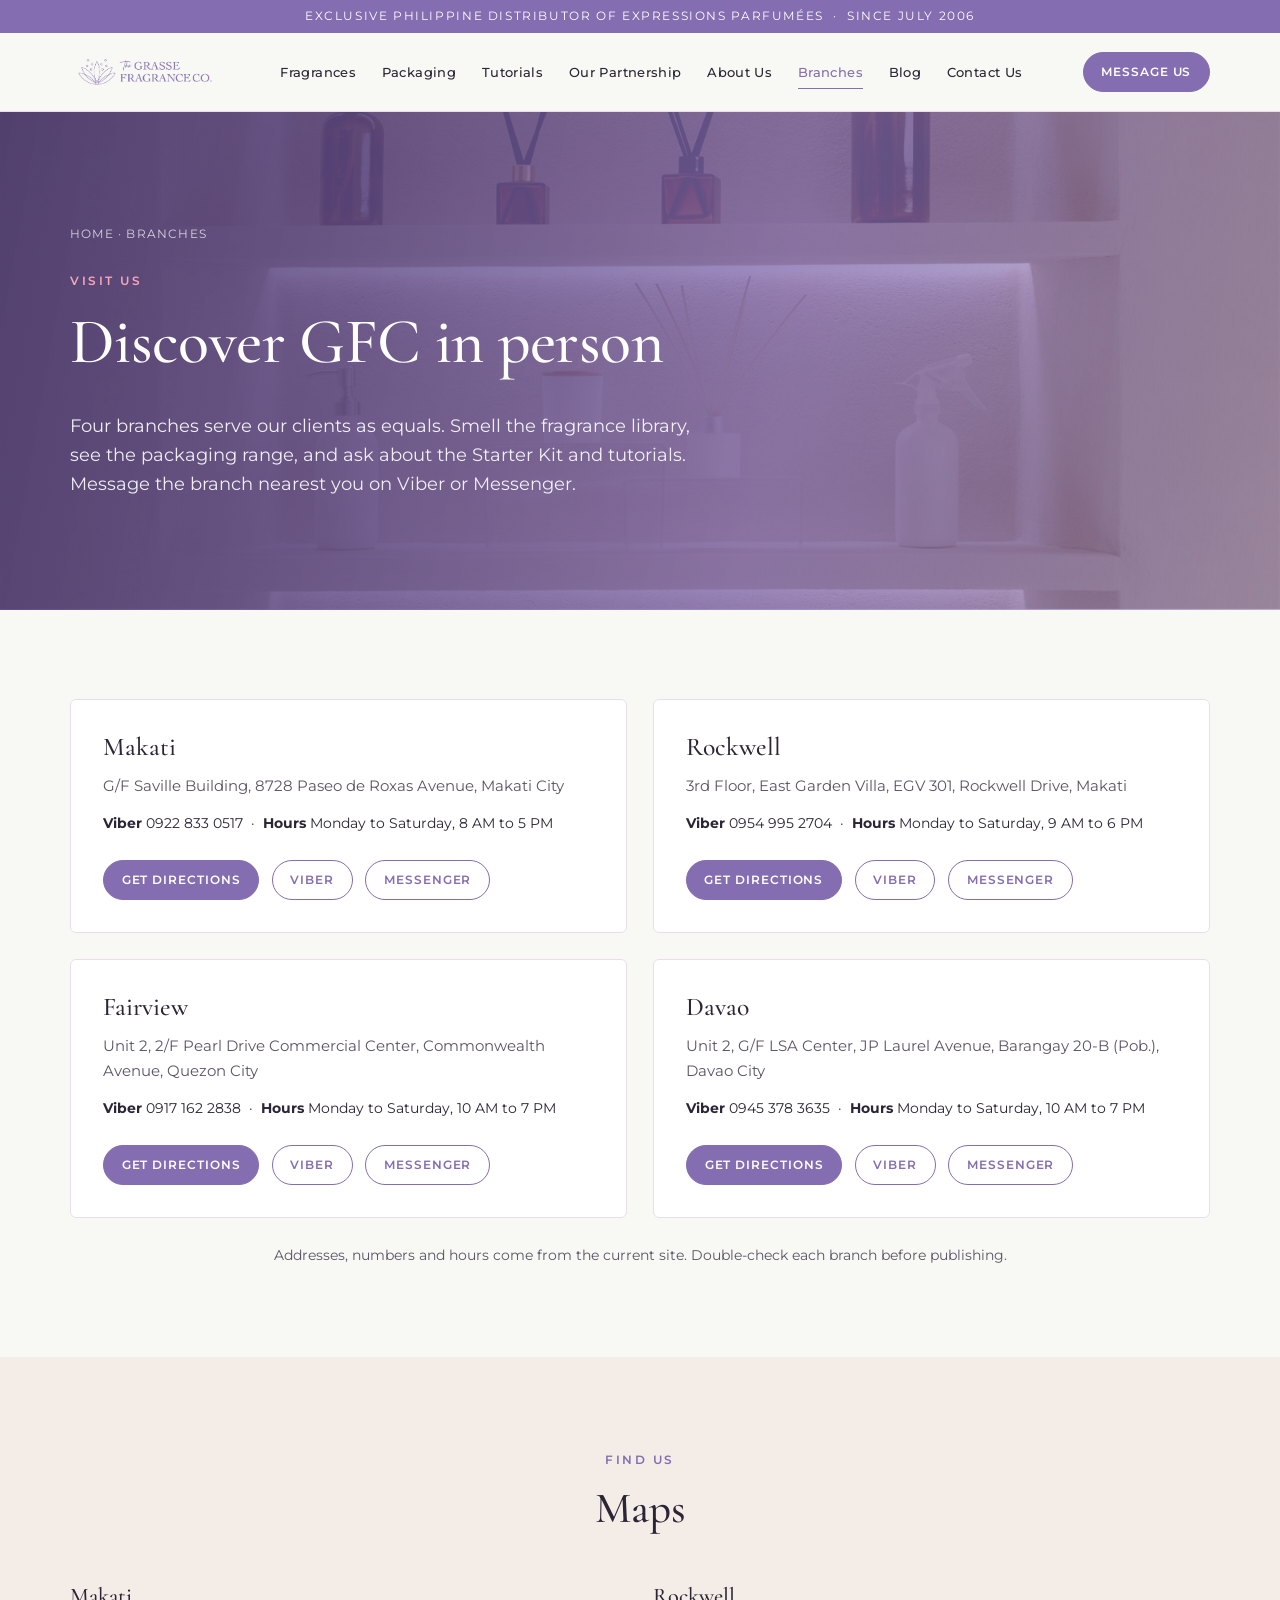
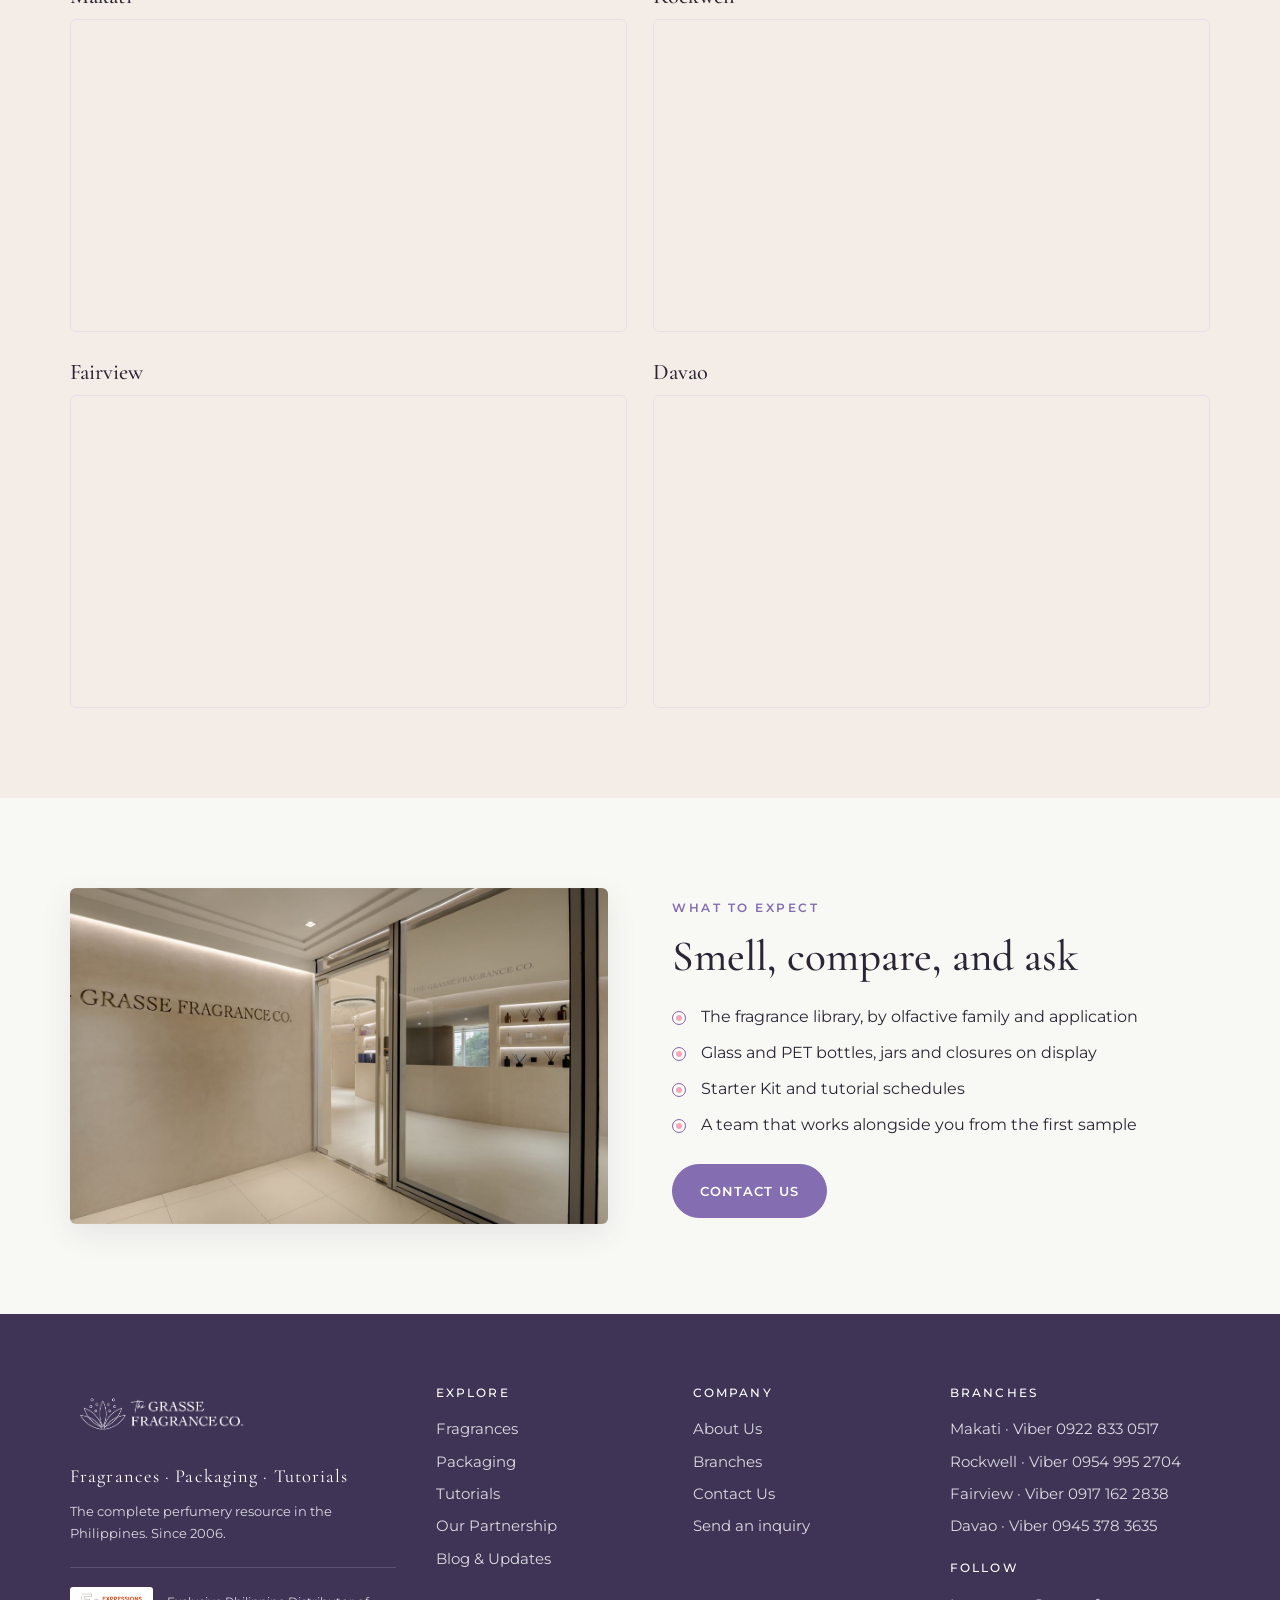
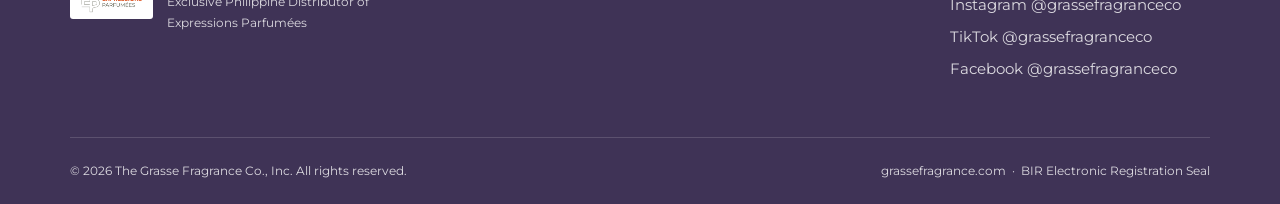
<file: branches.html>
<!DOCTYPE html>
<html lang="en">
<head>
<meta charset="utf-8">
<meta name="viewport" content="width=device-width, initial-scale=1">
<meta name="robots" content="noindex, nofollow"><!-- staging only: remove at launch -->
<title>Branches: Makati, Rockwell, Fairview, Davao | The Grasse Fragrance Co.</title>
<meta name="description" content="Visit The Grasse Fragrance Co. in Makati, Rockwell, Fairview or Davao. Addresses, opening hours, Viber and Messenger for each branch.">
<link rel="icon" href="assets/img/brand/submark-filled-lavender.png">
<link rel="preconnect" href="https://fonts.googleapis.com">
<link rel="preconnect" href="https://fonts.gstatic.com" crossorigin>
<link href="https://fonts.googleapis.com/css2?family=Cormorant+Garamond:ital,wght@0,400;0,500;0,600;1,400&family=Montserrat:wght@400;500;600&display=swap" rel="stylesheet">
<link rel="stylesheet" href="assets/css/style.css?v=3">
</head>
<body>
<!-- header:start (edit partials/header.html, then run: node tools/sync-partials.js) -->
<div class="draft-note">Draft / staging build on XAMPP. Not the live site.</div>
<div class="topline">Exclusive Philippine Distributor of Expressions Parfumées &nbsp;·&nbsp; <a href="our-partnership.html">Since July 2006</a></div>
<header class="site-header">
  <div class="container header-inner">
    <a class="brand" href="index.html" aria-label="The Grasse Fragrance Co. home">
      <img src="assets/img/brand/logo-horizontal-lavender.png" alt="The Grasse Fragrance Co." width="3330" height="1020">
    </a>
    <nav class="nav" aria-label="Main">
      <a href="fragrances.html">Fragrances</a>
      <a href="packaging.html">Packaging</a>
      <a href="tutorials.html">Tutorials</a>
      <a href="our-partnership.html">Our Partnership</a>
      <a href="about.html">About Us</a>
      <a href="branches.html">Branches</a>
      <a href="blog.html">Blog</a>
      <a href="contact.html">Contact Us</a>
    </nav>
    <div class="header-cta">
      <a class="btn btn-primary btn-sm" href="contact.html">Message us</a>
      <button class="nav-toggle" aria-label="Open menu" aria-expanded="false"><span></span><span></span><span></span></button>
    </div>
  </div>
</header>
<!-- header:end -->

<main>

  <section class="page-hero">
    <div class="hero-bg"><img src="assets/img/photos/showroom-display.jpg" alt="Fragrance display at a GFC branch"></div>
    <div class="container">
      <div class="breadcrumb"><a href="index.html">Home</a> · Branches</div>
      <span class="eyebrow">Visit us</span>
      <h1>Discover GFC in person</h1>
      <p>Four branches serve our clients as equals. Smell the fragrance library, see the packaging range, and ask about the Starter Kit and tutorials. Message the branch nearest you on Viber or Messenger.</p>
    </div>
  </section>

  <!-- BRANCH CARDS -->
  <section class="section">
    <div class="container">
      <div class="grid grid-2">

        <div class="branch" id="makati">
          <h3>Makati</h3>
          <address>G/F Saville Building, 8728 Paseo de Roxas Avenue, Makati City</address>
          <p class="meta"><strong>Viber</strong> 0922 833 0517 &nbsp;·&nbsp; <strong>Hours</strong> Monday to Saturday, 8 AM to 5 PM</p>
          <div class="btn-group">
            <a class="btn btn-primary btn-sm" href="https://www.google.com/maps/search/?api=1&query=Saville+Building+8728+Paseo+de+Roxas+Makati" target="_blank" rel="noopener">Get directions</a>
            <a class="btn btn-outline btn-sm" href="viber://chat?number=%2B639228330517">Viber</a>
            <a class="btn btn-outline btn-sm" href="https://m.me/grassefragranceco" target="_blank" rel="noopener">Messenger</a>
          </div>
        </div>

        <div class="branch" id="rockwell">
          <h3>Rockwell</h3>
          <address>3rd Floor, East Garden Villa, EGV 301, Rockwell Drive, Makati</address>
          <p class="meta"><strong>Viber</strong> 0954 995 2704 &nbsp;·&nbsp; <strong>Hours</strong> Monday to Saturday, 9 AM to 6 PM</p>
          <div class="btn-group">
            <a class="btn btn-primary btn-sm" href="https://www.google.com/maps/search/?api=1&query=East+Garden+Villa+Rockwell+Drive+Makati" target="_blank" rel="noopener">Get directions</a>
            <a class="btn btn-outline btn-sm" href="viber://chat?number=%2B639549952704">Viber</a>
            <a class="btn btn-outline btn-sm" href="https://m.me/gfcrockwell" target="_blank" rel="noopener">Messenger</a>
          </div>
        </div>

        <div class="branch" id="fairview">
          <h3>Fairview</h3>
          <address>Unit 2, 2/F Pearl Drive Commercial Center, Commonwealth Avenue, Quezon City</address>
          <p class="meta"><strong>Viber</strong> 0917 162 2838 &nbsp;·&nbsp; <strong>Hours</strong> Monday to Saturday, 10 AM to 7 PM</p>
          <div class="btn-group">
            <a class="btn btn-primary btn-sm" href="https://www.google.com/maps/search/?api=1&query=Pearl+Drive+Commercial+Center+Commonwealth+Avenue+Quezon+City" target="_blank" rel="noopener">Get directions</a>
            <a class="btn btn-outline btn-sm" href="viber://chat?number=%2B639171622838">Viber</a>
            <a class="btn btn-outline btn-sm" href="https://m.me/gfcfairview" target="_blank" rel="noopener">Messenger</a>
          </div>
        </div>

        <div class="branch" id="davao">
          <h3>Davao</h3>
          <address>Unit 2, G/F LSA Center, JP Laurel Avenue, Barangay 20-B (Pob.), Davao City</address>
          <p class="meta"><strong>Viber</strong> 0945 378 3635 &nbsp;·&nbsp; <strong>Hours</strong> Monday to Saturday, 10 AM to 7 PM</p>
          <div class="btn-group">
            <a class="btn btn-primary btn-sm" href="https://www.google.com/maps/search/?api=1&query=LSA+Center+JP+Laurel+Avenue+Davao+City" target="_blank" rel="noopener">Get directions</a>
            <a class="btn btn-outline btn-sm" href="viber://chat?number=%2B639453783635">Viber</a>
            <a class="btn btn-outline btn-sm" href="https://m.me/gfcdavao" target="_blank" rel="noopener">Messenger</a>
          </div>
        </div>

      </div>
      <p class="center small muted" style="margin-top:1.6rem">Addresses, numbers and hours come from the current site. Double-check each branch before publishing.</p>
    </div>
  </section>

  <!-- MAPS -->
  <section class="section bg-linen">
    <div class="container">
      <div class="section-head">
        <span class="eyebrow">Find us</span>
        <h2>Maps</h2>
      </div>
      <div class="grid grid-2">
        <div>
          <h4 class="serif" style="font-size:1.4rem">Makati</h4>
          <div class="map-embed"><iframe loading="lazy" title="Map: GFC Makati" src="https://www.google.com/maps?q=Saville+Building+8728+Paseo+de+Roxas+Makati&output=embed"></iframe></div>
        </div>
        <div>
          <h4 class="serif" style="font-size:1.4rem">Rockwell</h4>
          <div class="map-embed"><iframe loading="lazy" title="Map: GFC Rockwell" src="https://www.google.com/maps?q=East+Garden+Villa+Rockwell+Drive+Makati&output=embed"></iframe></div>
        </div>
        <div>
          <h4 class="serif" style="font-size:1.4rem">Fairview</h4>
          <div class="map-embed"><iframe loading="lazy" title="Map: GFC Fairview" src="https://www.google.com/maps?q=Pearl+Drive+Commercial+Center+Commonwealth+Avenue+Quezon+City&output=embed"></iframe></div>
        </div>
        <div>
          <h4 class="serif" style="font-size:1.4rem">Davao</h4>
          <div class="map-embed"><iframe loading="lazy" title="Map: GFC Davao" src="https://www.google.com/maps?q=LSA+Center+JP+Laurel+Avenue+Davao+City&output=embed"></iframe></div>
        </div>
      </div>
    </div>
  </section>

  <!-- WHAT TO EXPECT -->
  <section class="section">
    <div class="container">
      <div class="split">
        <div class="img-frame img-wide"><img src="assets/img/photos/showroom-counter.jpg" alt="Consultation counter at a GFC branch"></div>
        <div>
          <span class="eyebrow">What to expect</span>
          <h2>Smell, compare, and ask</h2>
          <ul class="check-list" style="margin-top:1.4rem">
            <li>The fragrance library, by olfactive family and application</li>
            <li>Glass and PET bottles, jars and closures on display</li>
            <li>Starter Kit and tutorial schedules</li>
            <li>A team that works alongside you from the first sample</li>
          </ul>
          <div class="btn-group" style="margin-top:1.6rem">
            <a class="btn btn-primary" href="contact.html">Contact us</a>
          </div>
        </div>
      </div>
    </div>
  </section>

</main>

<!-- footer:start (edit partials/footer.html, then run: node tools/sync-partials.js) -->
<footer class="site-footer">
  <div class="container">
    <div class="footer-grid">
      <div class="footer-brand">
        <img src="assets/img/brand/logo-horizontal-white.png" alt="The Grasse Fragrance Co." width="3330" height="1020">
        <div class="descriptor">Fragrances · Packaging · Tutorials</div>
        <p class="line">The complete perfumery resource in the Philippines. Since 2006.</p>
        <div class="footer-ep">
          <img src="assets/img/brand/ep-logo-horizontal.png" alt="Expressions Parfumées">
          <span>Exclusive Philippine Distributor of Expressions Parfumées</span>
        </div>
      </div>
      <div>
        <h4>Explore</h4>
        <ul>
          <li><a href="fragrances.html">Fragrances</a></li>
          <li><a href="packaging.html">Packaging</a></li>
          <li><a href="tutorials.html">Tutorials</a></li>
          <li><a href="our-partnership.html">Our Partnership</a></li>
          <li><a href="blog.html">Blog &amp; Updates</a></li>
        </ul>
      </div>
      <div>
        <h4>Company</h4>
        <ul>
          <li><a href="about.html">About Us</a></li>
          <li><a href="branches.html">Branches</a></li>
          <li><a href="contact.html">Contact Us</a></li>
          <li><a href="contact.html#inquiry">Send an inquiry</a></li>
        </ul>
      </div>
      <div>
        <h4>Branches</h4>
        <ul>
          <li><a href="branches.html#makati">Makati</a> · Viber 0922 833 0517</li>
          <li><a href="branches.html#rockwell">Rockwell</a> · Viber 0954 995 2704</li>
          <li><a href="branches.html#fairview">Fairview</a> · Viber 0917 162 2838</li>
          <li><a href="branches.html#davao">Davao</a> · Viber 0945 378 3635</li>
        </ul>
        <h4 style="margin-top:1.4rem">Follow</h4>
        <ul>
          <li><a href="https://www.instagram.com/grassefragranceco" target="_blank" rel="noopener">Instagram @grassefragranceco</a></li>
          <li><a href="https://www.tiktok.com/@grassefragranceco" target="_blank" rel="noopener">TikTok @grassefragranceco</a></li>
          <li><a href="https://www.facebook.com/grassefragranceco" target="_blank" rel="noopener">Facebook @grassefragranceco</a></li>
        </ul>
      </div>
    </div>
    <div class="footer-bottom">
      <span>© <span data-year>2026</span> The Grasse Fragrance Co., Inc. All rights reserved.</span>
      <span>grassefragrance.com &nbsp;·&nbsp; <a href="contact.html#bir">BIR Electronic Registration Seal</a></span>
    </div>
  </div>
</footer>
<script src="assets/js/site.js?v=3"></script>
<!-- footer:end -->
</body>
</html>
</file>
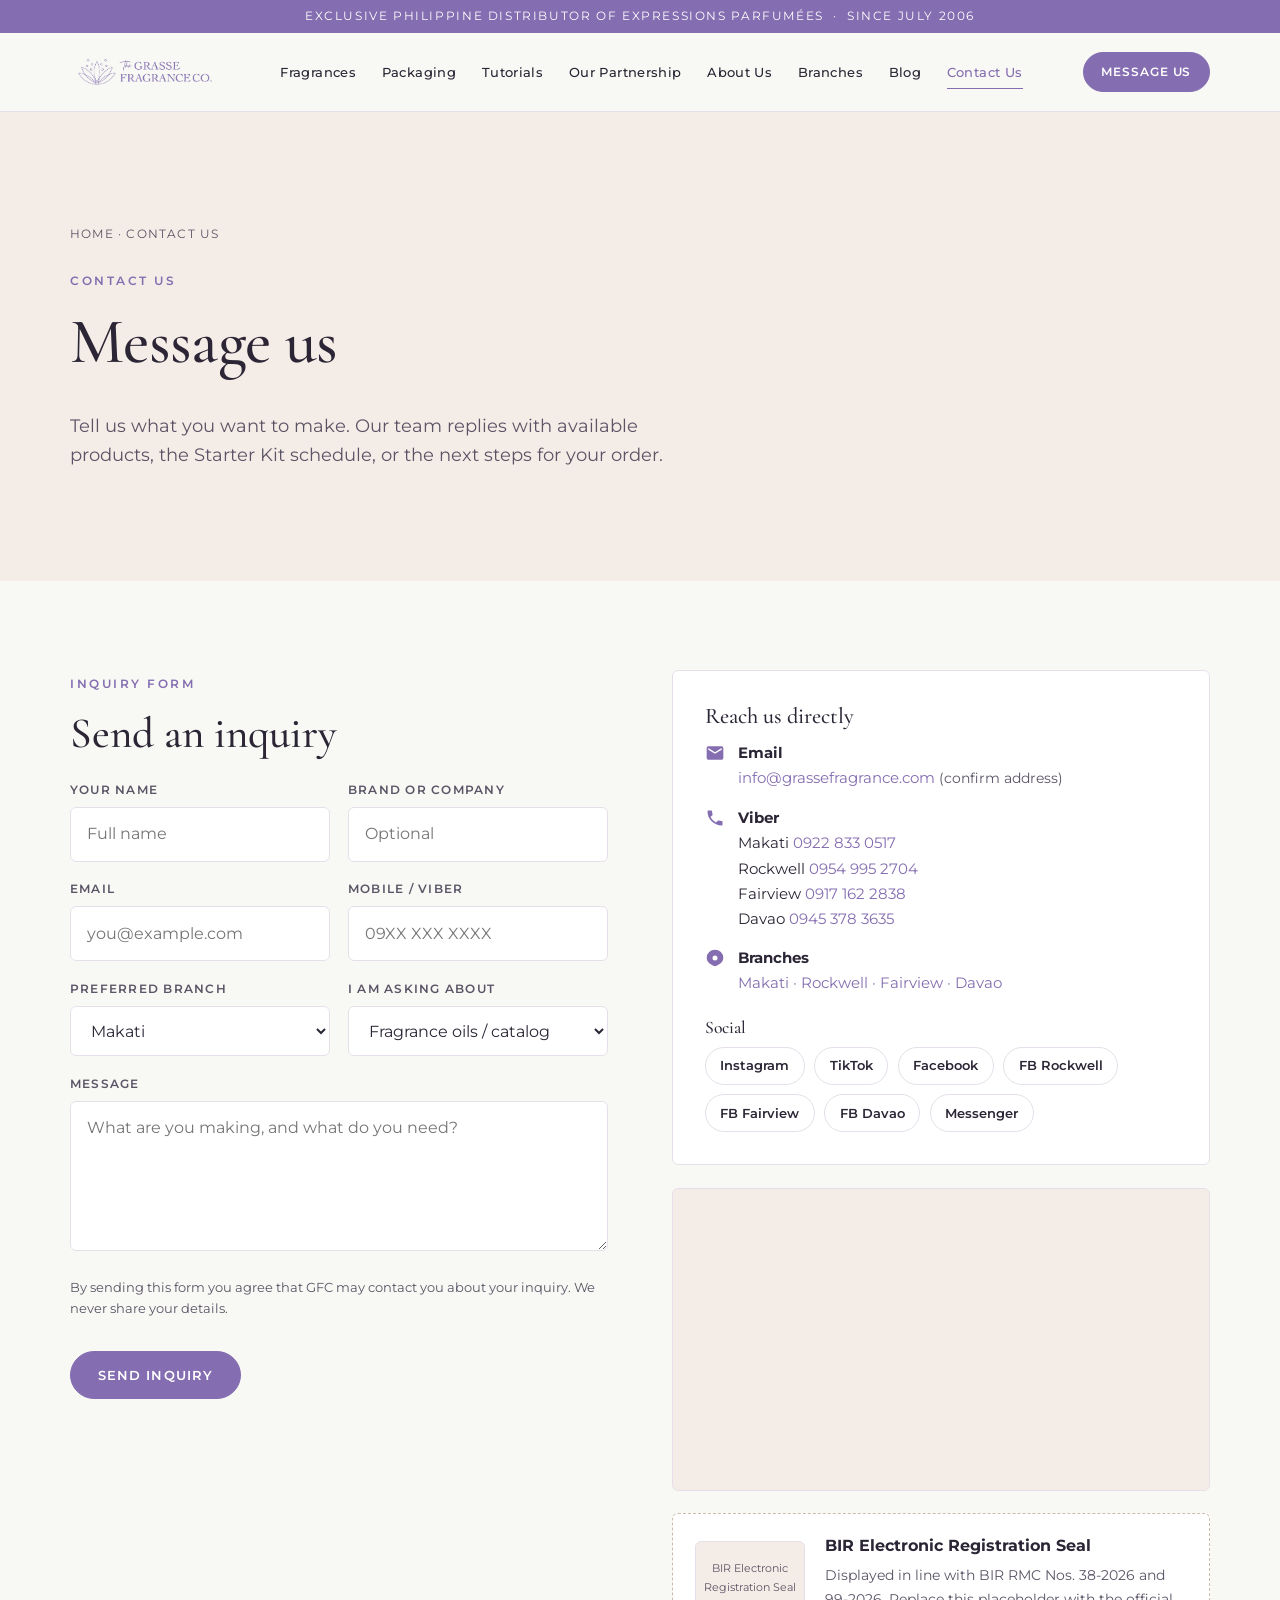
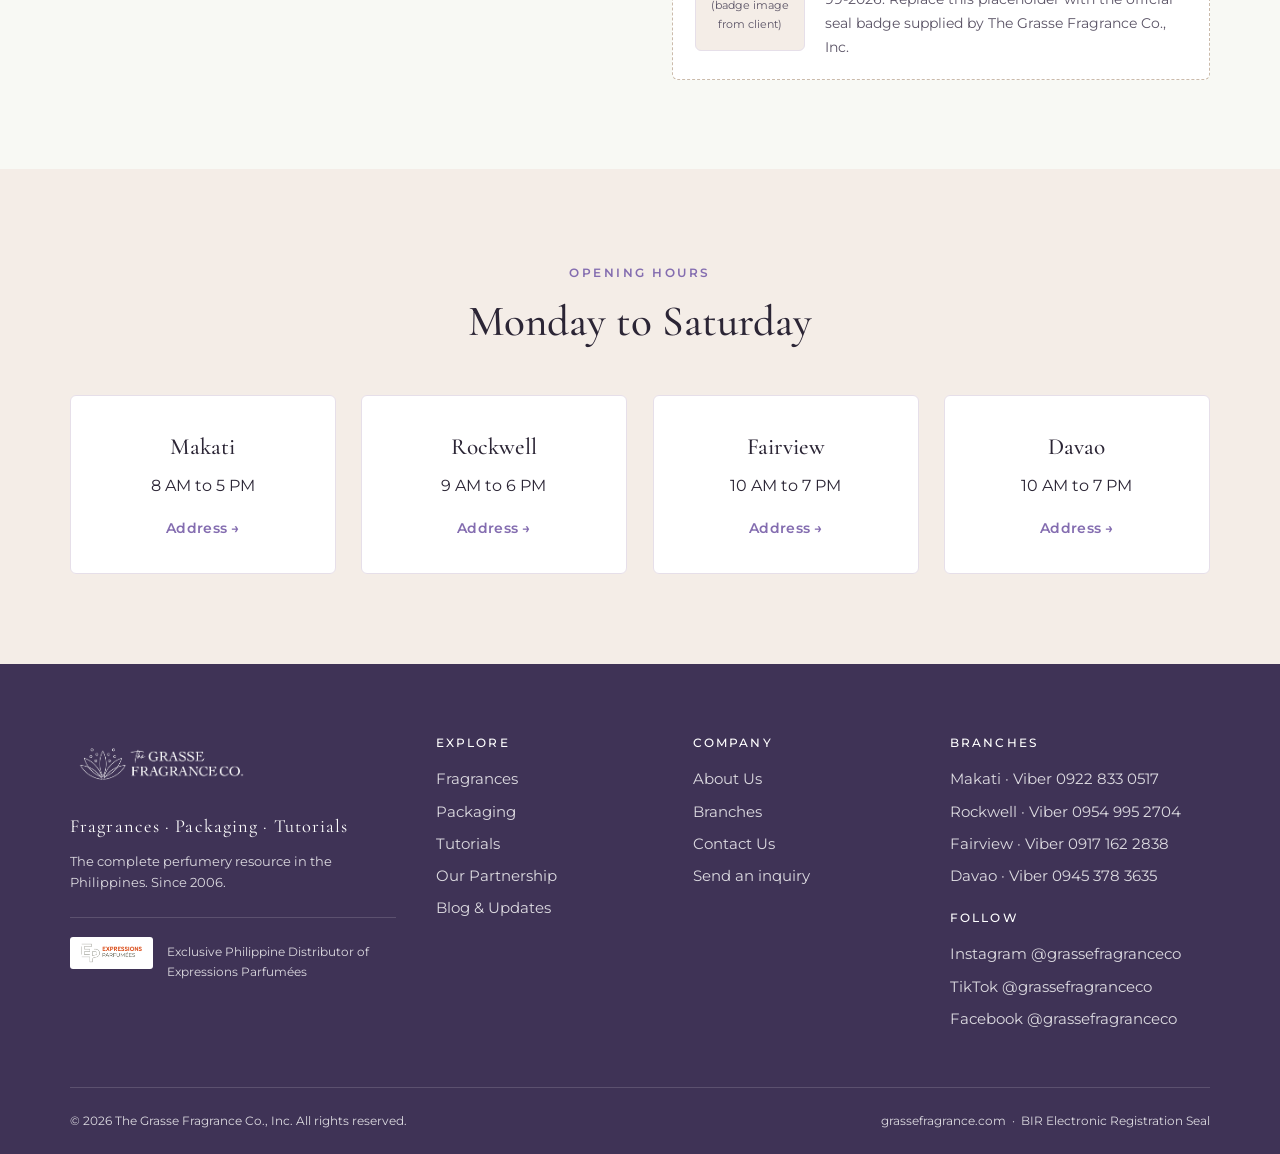
<file: contact.html>
<!DOCTYPE html>
<html lang="en">
<head>
<meta charset="utf-8">
<meta name="viewport" content="width=device-width, initial-scale=1">
<meta name="robots" content="noindex, nofollow"><!-- staging only: remove at launch -->
<title>Contact Us | The Grasse Fragrance Co.</title>
<meta name="description" content="Send an inquiry to The Grasse Fragrance Co. about fragrance oils, packaging, the Starter Kit or tutorials. Reach the Makati, Rockwell, Fairview or Davao branch on Viber or Messenger.">
<link rel="icon" href="assets/img/brand/submark-filled-lavender.png">
<link rel="preconnect" href="https://fonts.googleapis.com">
<link rel="preconnect" href="https://fonts.gstatic.com" crossorigin>
<link href="https://fonts.googleapis.com/css2?family=Cormorant+Garamond:ital,wght@0,400;0,500;0,600;1,400&family=Montserrat:wght@400;500;600&display=swap" rel="stylesheet">
<link rel="stylesheet" href="assets/css/style.css?v=3">
</head>
<body>
<!-- header:start (edit partials/header.html, then run: node tools/sync-partials.js) -->
<div class="draft-note">Draft / staging build on XAMPP. Not the live site.</div>
<div class="topline">Exclusive Philippine Distributor of Expressions Parfumées &nbsp;·&nbsp; <a href="our-partnership.html">Since July 2006</a></div>
<header class="site-header">
  <div class="container header-inner">
    <a class="brand" href="index.html" aria-label="The Grasse Fragrance Co. home">
      <img src="assets/img/brand/logo-horizontal-lavender.png" alt="The Grasse Fragrance Co." width="3330" height="1020">
    </a>
    <nav class="nav" aria-label="Main">
      <a href="fragrances.html">Fragrances</a>
      <a href="packaging.html">Packaging</a>
      <a href="tutorials.html">Tutorials</a>
      <a href="our-partnership.html">Our Partnership</a>
      <a href="about.html">About Us</a>
      <a href="branches.html">Branches</a>
      <a href="blog.html">Blog</a>
      <a href="contact.html">Contact Us</a>
    </nav>
    <div class="header-cta">
      <a class="btn btn-primary btn-sm" href="contact.html">Message us</a>
      <button class="nav-toggle" aria-label="Open menu" aria-expanded="false"><span></span><span></span><span></span></button>
    </div>
  </div>
</header>
<!-- header:end -->

<main>

  <section class="page-hero plain">
    <div class="container">
      <div class="breadcrumb"><a href="index.html">Home</a> · Contact Us</div>
      <span class="eyebrow">Contact us</span>
      <h1>Message us</h1>
      <p>Tell us what you want to make. Our team replies with available products, the Starter Kit schedule, or the next steps for your order.</p>
    </div>
  </section>

  <section class="section" id="inquiry">
    <div class="container">
      <div class="split" style="align-items:start">

        <!-- FORM -->
        <div>
          <span class="eyebrow">Inquiry form</span>
          <h2>Send an inquiry</h2>
          <form class="form" data-demo action="#" method="post" novalidate>
            <div class="form-row">
              <div class="field"><label for="f-name">Your name</label><input id="f-name" name="name" type="text" required placeholder="Full name"></div>
              <div class="field"><label for="f-brand">Brand or company</label><input id="f-brand" name="brand" type="text" placeholder="Optional"></div>
            </div>
            <div class="form-row">
              <div class="field"><label for="f-email">Email</label><input id="f-email" name="email" type="email" required placeholder="you@example.com"></div>
              <div class="field"><label for="f-phone">Mobile / Viber</label><input id="f-phone" name="phone" type="tel" placeholder="09XX XXX XXXX"></div>
            </div>
            <div class="form-row">
              <div class="field">
                <label for="f-branch">Preferred branch</label>
                <select id="f-branch" name="branch">
                  <option>Makati</option><option>Rockwell</option><option>Fairview</option><option>Davao</option><option>Any branch</option>
                </select>
              </div>
              <div class="field">
                <label for="f-topic">I am asking about</label>
                <select id="f-topic" name="topic">
                  <option>Fragrance oils / catalog</option><option>Packaging</option><option>Custom packaging</option><option>Starter Kit and tutorial</option><option>Shopping list / order</option><option>Something else</option>
                </select>
              </div>
            </div>
            <div class="field"><label for="f-msg">Message</label><textarea id="f-msg" name="message" placeholder="What are you making, and what do you need?"></textarea></div>
            <p class="form-note">By sending this form you agree that GFC may contact you about your inquiry. We never share your details.</p>
            <div><button class="btn btn-primary" type="submit">Send inquiry</button></div>
          </form>
          <div class="form-success">
            <h3 class="serif">Thank you. Your inquiry is on its way.</h3>
            <p>Our team will reply within one working day. For a faster answer, message your branch on Viber.</p>
            <p class="small muted">Draft note: this static form does not send yet. The WordPress build connects it to Fluent Forms and the business email.</p>
          </div>
        </div>

        <!-- SIDE -->
        <div style="display:grid;gap:1.4rem">
          <div class="contact-box">
            <h3>Reach us directly</h3>
            <ul class="contact-list">
              <li><svg viewBox="0 0 24 24"><path d="M20 4H4a2 2 0 0 0-2 2v12a2 2 0 0 0 2 2h16a2 2 0 0 0 2-2V6a2 2 0 0 0-2-2zm0 4-8 5-8-5V6l8 5 8-5z"/></svg><span><strong>Email</strong><br><a href="mailto:info@grassefragrance.com">info@grassefragrance.com</a> <span class="small muted">(confirm address)</span></span></li>
              <li><svg viewBox="0 0 24 24"><path d="M6.6 10.8a15 15 0 0 0 6.6 6.6l2.2-2.2a1 1 0 0 1 1-.25 11.4 11.4 0 0 0 3.6.57 1 1 0 0 1 1 1V20a1 1 0 0 1-1 1A17 17 0 0 1 3 4a1 1 0 0 1 1-1h3.5a1 1 0 0 1 1 1c0 1.25.2 2.45.57 3.57a1 1 0 0 1-.25 1z"/></svg><span><strong>Viber</strong><br>Makati <a href="viber://chat?number=%2B639228330517">0922 833 0517</a><br>Rockwell <a href="viber://chat?number=%2B639549952704">0954 995 2704</a><br>Fairview <a href="viber://chat?number=%2B639171622838">0917 162 2838</a><br>Davao <a href="viber://chat?number=%2B639453783635">0945 378 3635</a></span></li>
              <li><svg viewBox="0 0 24 24"><path d="M12 2a10 10 0 0 0-10 10c0 7 10 10 10 10s10-3 10-10A10 10 0 0 0 12 2zm0 13a3 3 0 1 1 0-6 3 3 0 0 1 0 6z"/></svg><span><strong>Branches</strong><br><a href="branches.html">Makati · Rockwell · Fairview · Davao</a></span></li>
            </ul>
            <h4 class="serif" style="font-size:1.1rem;margin-top:1.4rem">Social</h4>
            <div class="social-row">
              <a href="https://www.instagram.com/grassefragranceco" target="_blank" rel="noopener">Instagram</a>
              <a href="https://www.tiktok.com/@grassefragranceco" target="_blank" rel="noopener">TikTok</a>
              <a href="https://www.facebook.com/grassefragranceco" target="_blank" rel="noopener">Facebook</a>
              <a href="https://www.facebook.com/gfcrockwell" target="_blank" rel="noopener">FB Rockwell</a>
              <a href="https://www.facebook.com/gfcfairview" target="_blank" rel="noopener">FB Fairview</a>
              <a href="https://www.facebook.com/gfcdavao" target="_blank" rel="noopener">FB Davao</a>
              <a href="https://m.me/grassefragranceco" target="_blank" rel="noopener">Messenger</a>
            </div>
          </div>

          <div class="map-embed"><iframe loading="lazy" title="Map: GFC Makati" src="https://www.google.com/maps?q=Saville+Building+8728+Paseo+de+Roxas+Makati&output=embed"></iframe></div>

          <div class="bir-seal" id="bir">
            <div class="placeholder">BIR Electronic Registration Seal<br>(badge image from client)</div>
            <div>
              <strong>BIR Electronic Registration Seal</strong>
              <p class="small muted" style="margin:.3rem 0 0">Displayed in line with BIR RMC Nos. 38-2026 and 99-2026. Replace this placeholder with the official seal badge supplied by The Grasse Fragrance Co., Inc.</p>
            </div>
          </div>
        </div>

      </div>
    </div>
  </section>

  <!-- HOURS -->
  <section class="section bg-linen">
    <div class="container">
      <div class="section-head">
        <span class="eyebrow">Opening hours</span>
        <h2>Monday to Saturday</h2>
      </div>
      <div class="grid grid-4">
        <div class="card center"><h3>Makati</h3><p>8 AM to 5 PM</p><a class="text-link" href="branches.html#makati">Address →</a></div>
        <div class="card center"><h3>Rockwell</h3><p>9 AM to 6 PM</p><a class="text-link" href="branches.html#rockwell">Address →</a></div>
        <div class="card center"><h3>Fairview</h3><p>10 AM to 7 PM</p><a class="text-link" href="branches.html#fairview">Address →</a></div>
        <div class="card center"><h3>Davao</h3><p>10 AM to 7 PM</p><a class="text-link" href="branches.html#davao">Address →</a></div>
      </div>
    </div>
  </section>

</main>

<!-- footer:start (edit partials/footer.html, then run: node tools/sync-partials.js) -->
<footer class="site-footer">
  <div class="container">
    <div class="footer-grid">
      <div class="footer-brand">
        <img src="assets/img/brand/logo-horizontal-white.png" alt="The Grasse Fragrance Co." width="3330" height="1020">
        <div class="descriptor">Fragrances · Packaging · Tutorials</div>
        <p class="line">The complete perfumery resource in the Philippines. Since 2006.</p>
        <div class="footer-ep">
          <img src="assets/img/brand/ep-logo-horizontal.png" alt="Expressions Parfumées">
          <span>Exclusive Philippine Distributor of Expressions Parfumées</span>
        </div>
      </div>
      <div>
        <h4>Explore</h4>
        <ul>
          <li><a href="fragrances.html">Fragrances</a></li>
          <li><a href="packaging.html">Packaging</a></li>
          <li><a href="tutorials.html">Tutorials</a></li>
          <li><a href="our-partnership.html">Our Partnership</a></li>
          <li><a href="blog.html">Blog &amp; Updates</a></li>
        </ul>
      </div>
      <div>
        <h4>Company</h4>
        <ul>
          <li><a href="about.html">About Us</a></li>
          <li><a href="branches.html">Branches</a></li>
          <li><a href="contact.html">Contact Us</a></li>
          <li><a href="contact.html#inquiry">Send an inquiry</a></li>
        </ul>
      </div>
      <div>
        <h4>Branches</h4>
        <ul>
          <li><a href="branches.html#makati">Makati</a> · Viber 0922 833 0517</li>
          <li><a href="branches.html#rockwell">Rockwell</a> · Viber 0954 995 2704</li>
          <li><a href="branches.html#fairview">Fairview</a> · Viber 0917 162 2838</li>
          <li><a href="branches.html#davao">Davao</a> · Viber 0945 378 3635</li>
        </ul>
        <h4 style="margin-top:1.4rem">Follow</h4>
        <ul>
          <li><a href="https://www.instagram.com/grassefragranceco" target="_blank" rel="noopener">Instagram @grassefragranceco</a></li>
          <li><a href="https://www.tiktok.com/@grassefragranceco" target="_blank" rel="noopener">TikTok @grassefragranceco</a></li>
          <li><a href="https://www.facebook.com/grassefragranceco" target="_blank" rel="noopener">Facebook @grassefragranceco</a></li>
        </ul>
      </div>
    </div>
    <div class="footer-bottom">
      <span>© <span data-year>2026</span> The Grasse Fragrance Co., Inc. All rights reserved.</span>
      <span>grassefragrance.com &nbsp;·&nbsp; <a href="contact.html#bir">BIR Electronic Registration Seal</a></span>
    </div>
  </div>
</footer>
<script src="assets/js/site.js?v=3"></script>
<!-- footer:end -->
</body>
</html>
</file>
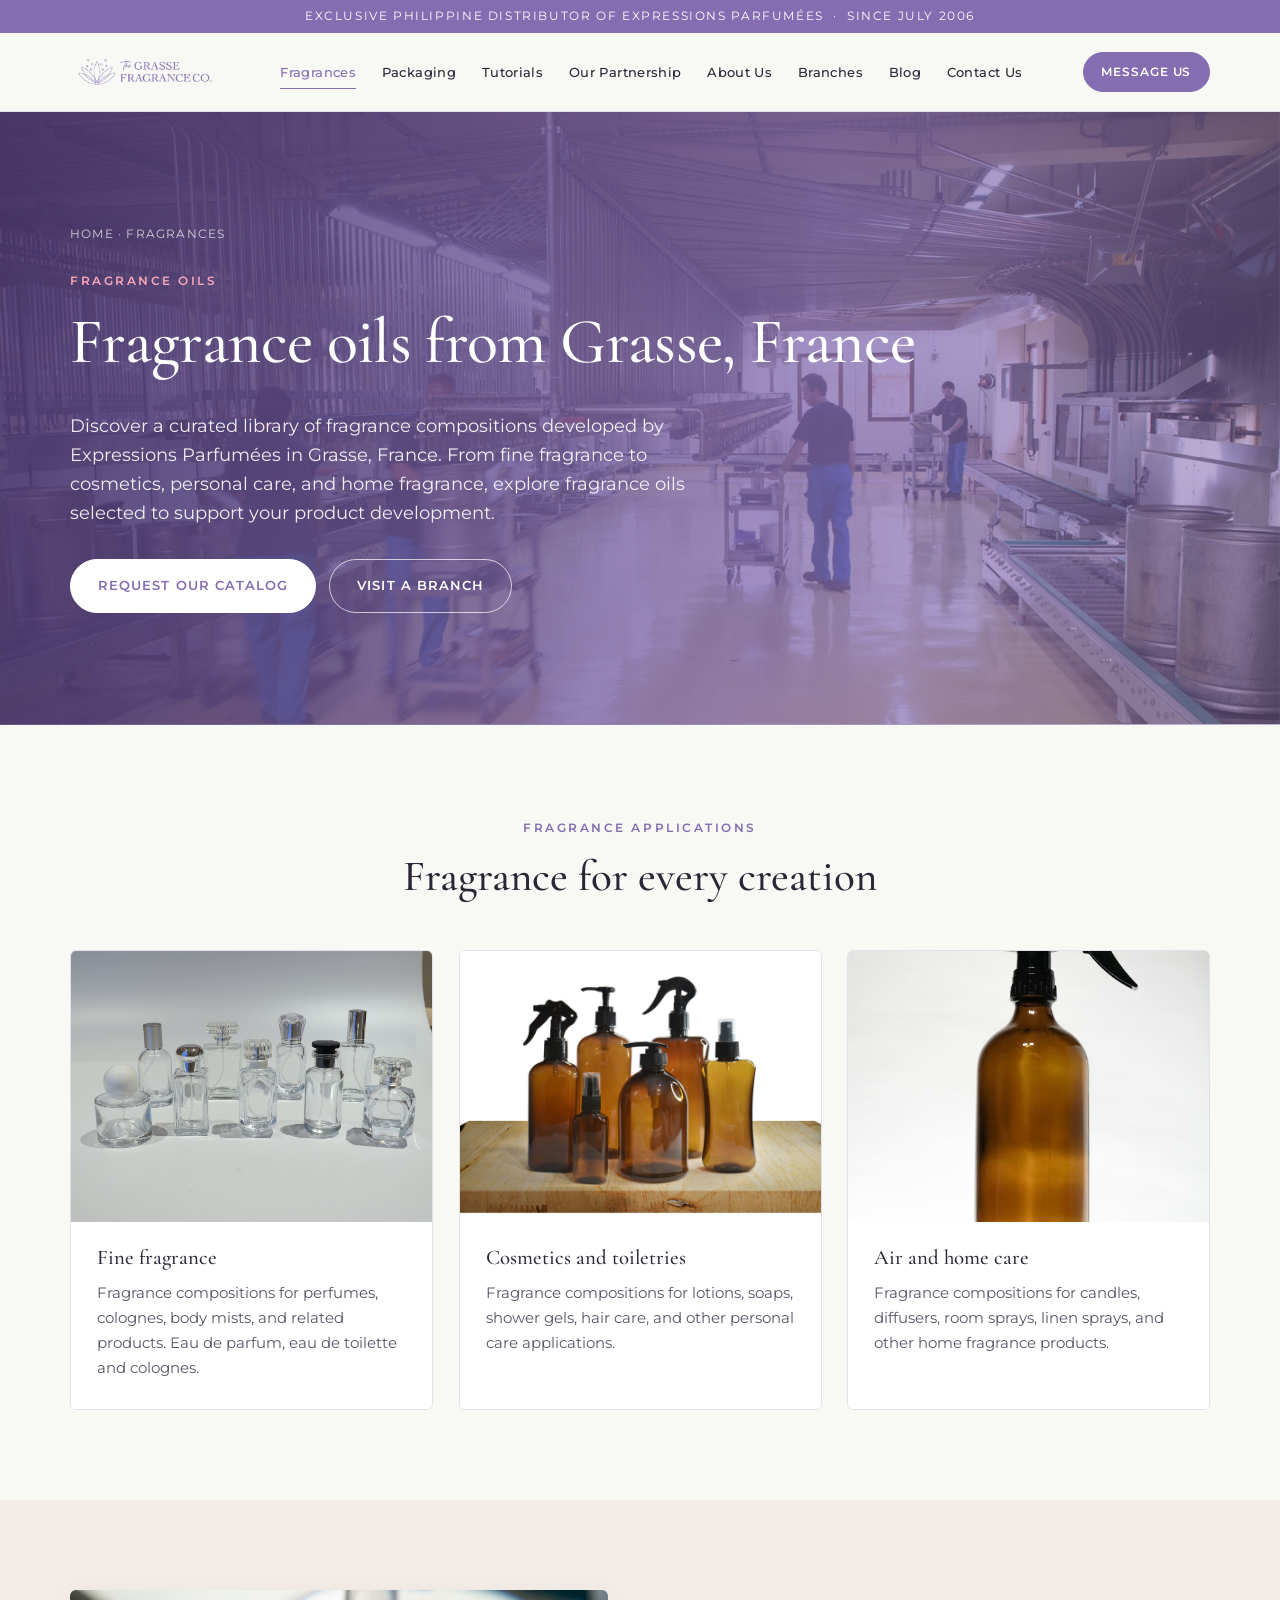
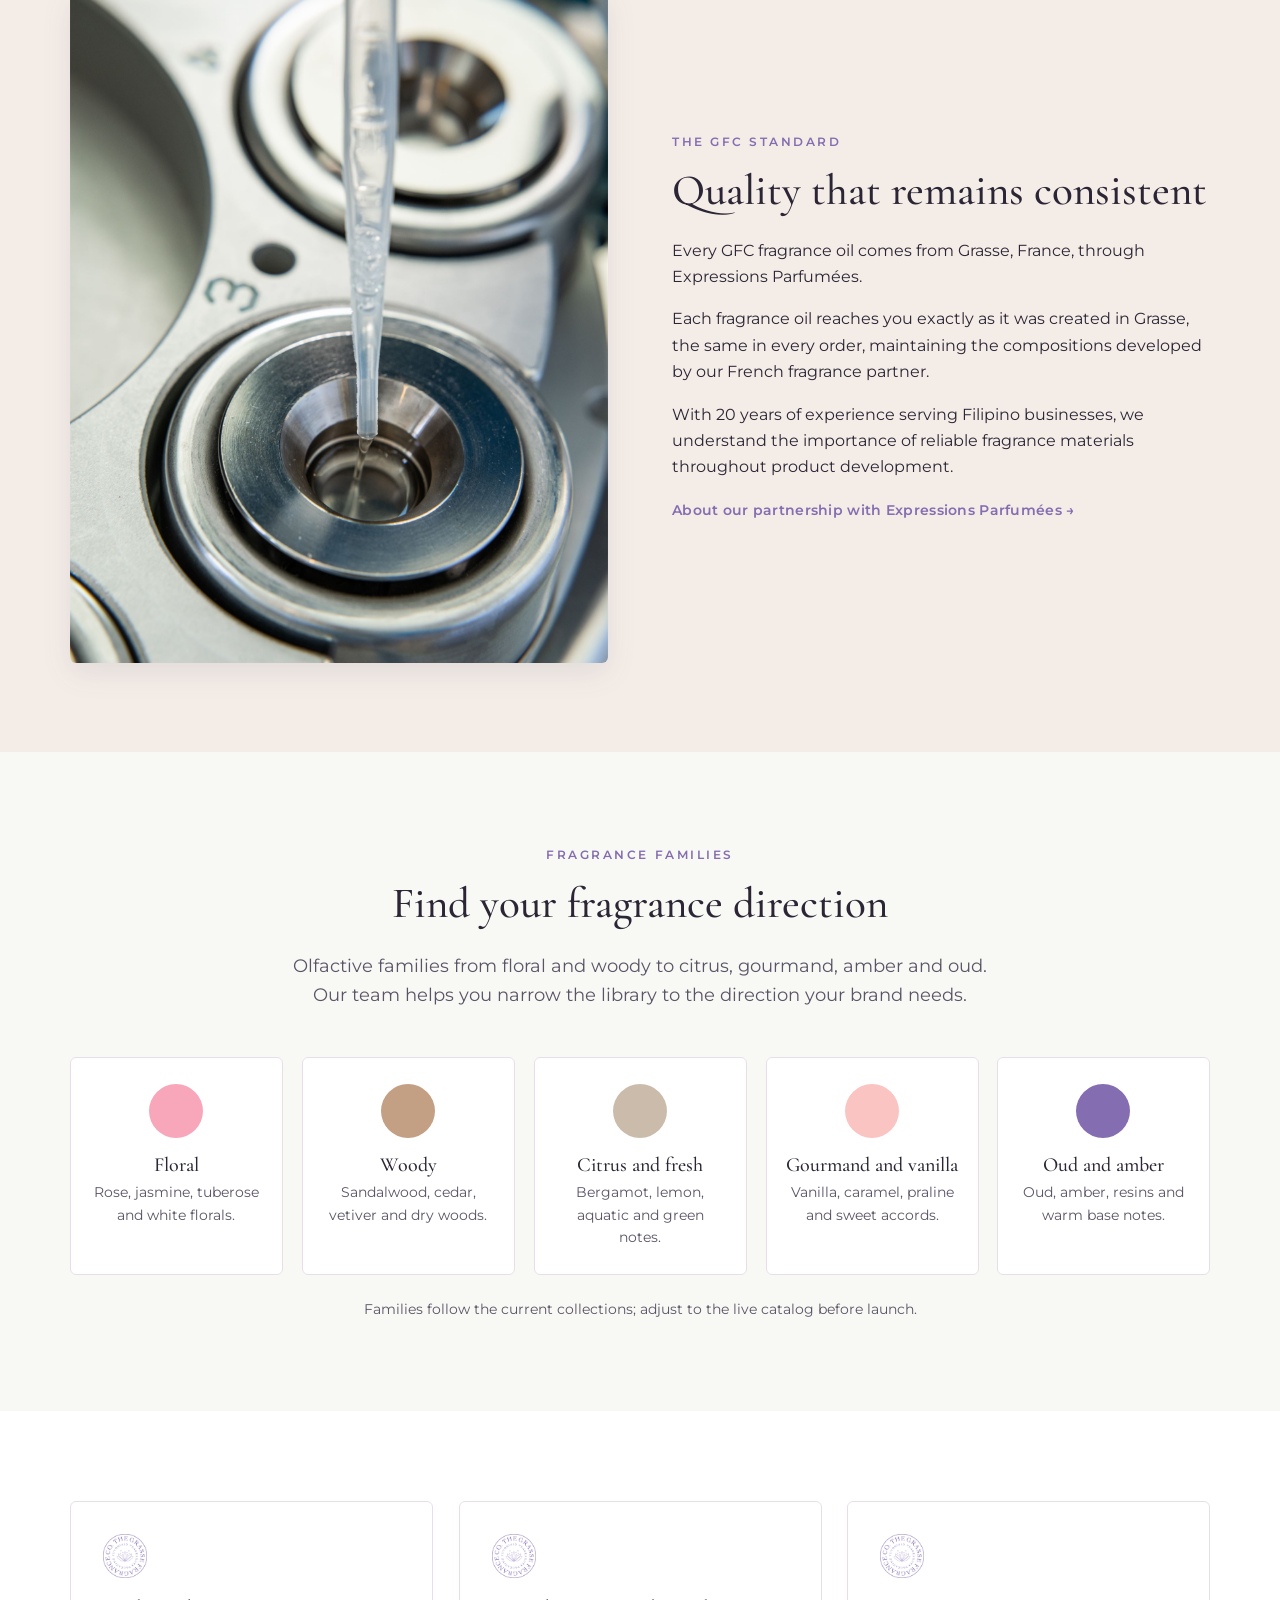
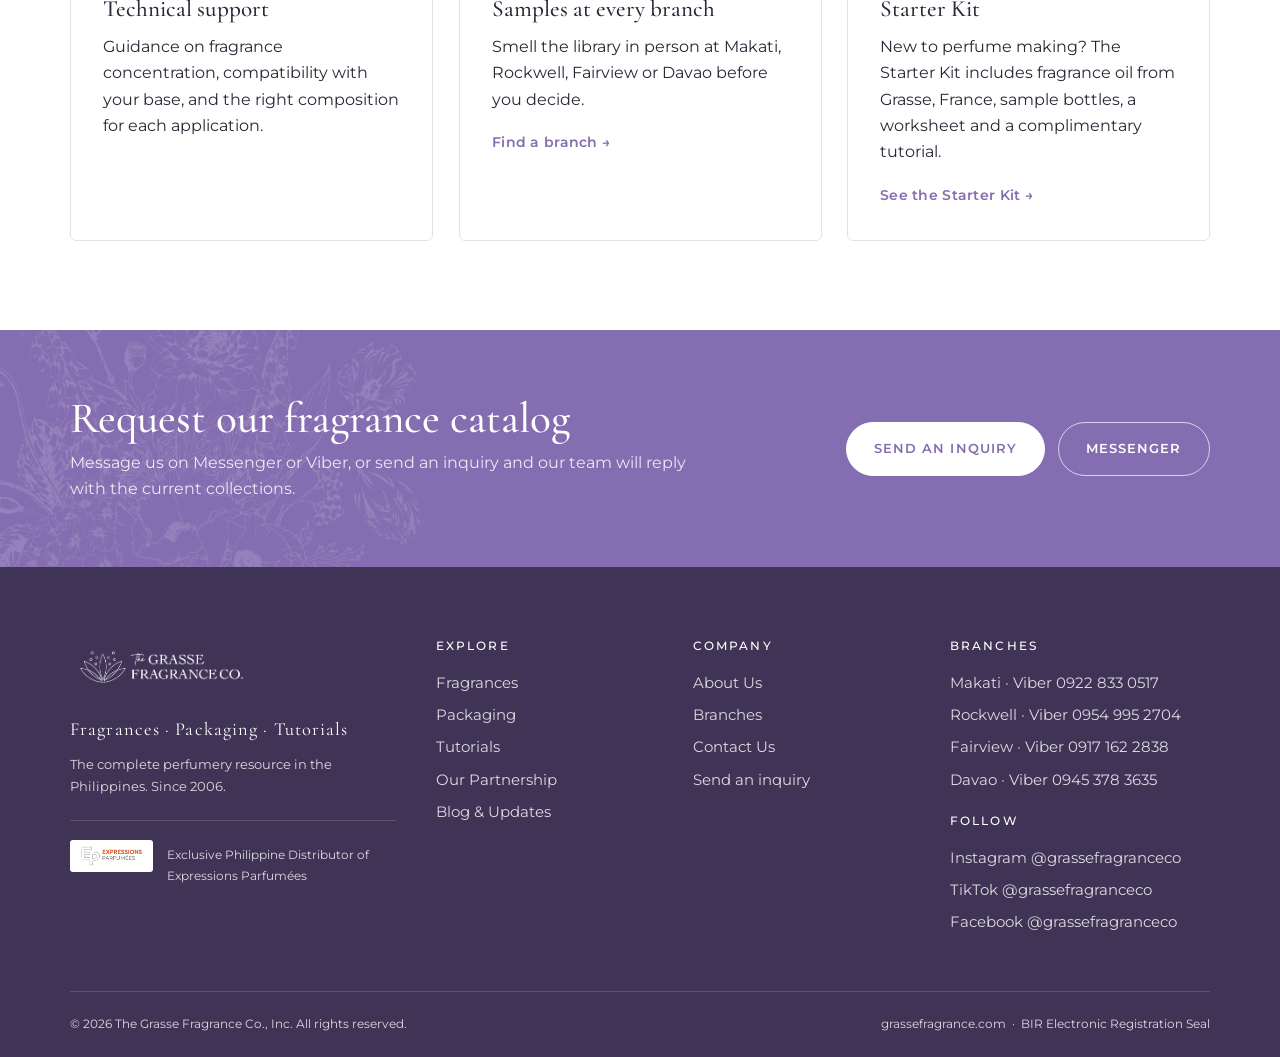
<file: fragrances.html>
<!DOCTYPE html>
<html lang="en">
<head>
<meta charset="utf-8">
<meta name="viewport" content="width=device-width, initial-scale=1">
<meta name="robots" content="noindex, nofollow"><!-- staging only: remove at launch -->
<title>Fragrance Oils from Grasse, France | GFC Philippines</title>
<meta name="description" content="Explore fragrance oils created in Grasse, France, for fine fragrance, cosmetics, personal care, and home fragrance products.">
<link rel="icon" href="assets/img/brand/submark-filled-lavender.png">
<link rel="preconnect" href="https://fonts.googleapis.com">
<link rel="preconnect" href="https://fonts.gstatic.com" crossorigin>
<link href="https://fonts.googleapis.com/css2?family=Cormorant+Garamond:ital,wght@0,400;0,500;0,600;1,400&family=Montserrat:wght@400;500;600&display=swap" rel="stylesheet">
<link rel="stylesheet" href="assets/css/style.css?v=3">
</head>
<body>
<!-- header:start (edit partials/header.html, then run: node tools/sync-partials.js) -->
<div class="draft-note">Draft / staging build on XAMPP. Not the live site.</div>
<div class="topline">Exclusive Philippine Distributor of Expressions Parfumées &nbsp;·&nbsp; <a href="our-partnership.html">Since July 2006</a></div>
<header class="site-header">
  <div class="container header-inner">
    <a class="brand" href="index.html" aria-label="The Grasse Fragrance Co. home">
      <img src="assets/img/brand/logo-horizontal-lavender.png" alt="The Grasse Fragrance Co." width="3330" height="1020">
    </a>
    <nav class="nav" aria-label="Main">
      <a href="fragrances.html">Fragrances</a>
      <a href="packaging.html">Packaging</a>
      <a href="tutorials.html">Tutorials</a>
      <a href="our-partnership.html">Our Partnership</a>
      <a href="about.html">About Us</a>
      <a href="branches.html">Branches</a>
      <a href="blog.html">Blog</a>
      <a href="contact.html">Contact Us</a>
    </nav>
    <div class="header-cta">
      <a class="btn btn-primary btn-sm" href="contact.html">Message us</a>
      <button class="nav-toggle" aria-label="Open menu" aria-expanded="false"><span></span><span></span><span></span></button>
    </div>
  </div>
</header>
<!-- header:end -->

<main>

  <section class="page-hero">
    <div class="hero-bg"><img src="assets/img/photos/ep-lab-mixing.jpg" alt="Fragrance compounding room"></div>
    <div class="container">
      <div class="breadcrumb"><a href="index.html">Home</a> · Fragrances</div>
      <span class="eyebrow">Fragrance oils</span>
      <h1>Fragrance oils from Grasse, France</h1>
      <p>Discover a curated library of fragrance compositions developed by Expressions Parfumées in Grasse, France. From fine fragrance to cosmetics, personal care, and home fragrance, explore fragrance oils selected to support your product development.</p>
      <div class="btn-group" style="margin-top:2rem">
        <a class="btn btn-light" href="contact.html#inquiry">Request our catalog</a>
        <a class="btn btn-ghost-light" href="branches.html">Visit a branch</a>
      </div>
    </div>
  </section>

  <!-- APPLICATIONS -->
  <section class="section">
    <div class="container">
      <div class="section-head">
        <span class="eyebrow">Fragrance applications</span>
        <h2>Fragrance for every creation</h2>
      </div>
      <div class="grid grid-3">
        <article class="card-img">
          <img src="assets/img/photos/bottles-group-50ml-2.jpg" alt="Perfume bottles">
          <div class="body">
            <h3>Fine fragrance</h3>
            <p>Fragrance compositions for perfumes, colognes, body mists, and related products. Eau de parfum, eau de toilette and colognes.</p>
          </div>
        </article>
        <article class="card-img">
          <img src="assets/img/photos/amber-pet-set.jpg" alt="Amber PET bottles for personal care">
          <div class="body">
            <h3>Cosmetics and toiletries</h3>
            <p>Fragrance compositions for lotions, soaps, shower gels, hair care, and other personal care applications.</p>
          </div>
        </article>
        <article class="card-img">
          <img src="assets/img/photos/amber-trigger-spray.jpg" alt="Amber glass bottle with trigger spray">
          <div class="body">
            <h3>Air and home care</h3>
            <p>Fragrance compositions for candles, diffusers, room sprays, linen sprays, and other home fragrance products.</p>
          </div>
        </article>
      </div>
    </div>
  </section>

  <!-- THE GFC STANDARD -->
  <section class="section bg-linen">
    <div class="container">
      <div class="split">
        <div class="img-frame img-tall"><img src="assets/img/photos/ep-lab-weighing.jpg" alt="Precision weighing of a fragrance composition"></div>
        <div>
          <span class="eyebrow">The GFC standard</span>
          <h2>Quality that remains consistent</h2>
          <p>Every GFC fragrance oil comes from Grasse, France, through Expressions Parfumées.</p>
          <p>Each fragrance oil reaches you exactly as it was created in Grasse, the same in every order, maintaining the compositions developed by our French fragrance partner.</p>
          <p>With 20 years of experience serving Filipino businesses, we understand the importance of reliable fragrance materials throughout product development.</p>
          <a class="text-link" href="our-partnership.html">About our partnership with Expressions Parfumées →</a>
        </div>
      </div>
    </div>
  </section>

  <!-- FAMILIES -->
  <section class="section">
    <div class="container">
      <div class="section-head">
        <span class="eyebrow">Fragrance families</span>
        <h2>Find your fragrance direction</h2>
        <p class="lede">Olfactive families from floral and woody to citrus, gourmand, amber and oud. Our team helps you narrow the library to the direction your brand needs.</p>
      </div>
      <div class="pill-grid">
        <div class="family"><div class="swatch" style="background:#F8A7BA"></div><h4>Floral</h4><p>Rose, jasmine, tuberose and white florals.</p></div>
        <div class="family"><div class="swatch" style="background:#C39F84"></div><h4>Woody</h4><p>Sandalwood, cedar, vetiver and dry woods.</p></div>
        <div class="family"><div class="swatch" style="background:#CBBBAB"></div><h4>Citrus and fresh</h4><p>Bergamot, lemon, aquatic and green notes.</p></div>
        <div class="family"><div class="swatch" style="background:#FAC4C2"></div><h4>Gourmand and vanilla</h4><p>Vanilla, caramel, praline and sweet accords.</p></div>
        <div class="family"><div class="swatch" style="background:#846DB0"></div><h4>Oud and amber</h4><p>Oud, amber, resins and warm base notes.</p></div>
      </div>
      <p class="center small muted" style="margin-top:1.4rem">Families follow the current collections; adjust to the live catalog before launch.</p>
    </div>
  </section>

  <!-- TECHNICAL SUPPORT -->
  <section class="section bg-white">
    <div class="container">
      <div class="grid grid-3">
        <div class="card">
          <img class="icon" src="assets/img/brand/submark-outline-lavender.png" alt="">
          <h3>Technical support</h3>
          <p>Guidance on fragrance concentration, compatibility with your base, and the right composition for each application.</p>
        </div>
        <div class="card">
          <img class="icon" src="assets/img/brand/submark-outline-lavender.png" alt="">
          <h3>Samples at every branch</h3>
          <p>Smell the library in person at Makati, Rockwell, Fairview or Davao before you decide.</p>
          <a class="text-link" href="branches.html">Find a branch →</a>
        </div>
        <div class="card">
          <img class="icon" src="assets/img/brand/submark-outline-lavender.png" alt="">
          <h3>Starter Kit</h3>
          <p>New to perfume making? The Starter Kit includes fragrance oil from Grasse, France, sample bottles, a worksheet and a complimentary tutorial.</p>
          <a class="text-link" href="tutorials.html">See the Starter Kit →</a>
        </div>
      </div>
    </div>
  </section>

  <!-- CTA -->
  <section class="cta">
    <img class="illus" src="assets/img/brand/illustration-bouquet-white.png" alt="" aria-hidden="true">
    <div class="container">
      <div>
        <h2>Request our fragrance catalog</h2>
        <p>Message us on Messenger or Viber, or send an inquiry and our team will reply with the current collections.</p>
      </div>
      <div class="btn-group">
        <a class="btn btn-light" href="contact.html#inquiry">Send an inquiry</a>
        <a class="btn btn-ghost-light" href="https://m.me/grassefragranceco" target="_blank" rel="noopener">Messenger</a>
      </div>
    </div>
  </section>

</main>

<!-- footer:start (edit partials/footer.html, then run: node tools/sync-partials.js) -->
<footer class="site-footer">
  <div class="container">
    <div class="footer-grid">
      <div class="footer-brand">
        <img src="assets/img/brand/logo-horizontal-white.png" alt="The Grasse Fragrance Co." width="3330" height="1020">
        <div class="descriptor">Fragrances · Packaging · Tutorials</div>
        <p class="line">The complete perfumery resource in the Philippines. Since 2006.</p>
        <div class="footer-ep">
          <img src="assets/img/brand/ep-logo-horizontal.png" alt="Expressions Parfumées">
          <span>Exclusive Philippine Distributor of Expressions Parfumées</span>
        </div>
      </div>
      <div>
        <h4>Explore</h4>
        <ul>
          <li><a href="fragrances.html">Fragrances</a></li>
          <li><a href="packaging.html">Packaging</a></li>
          <li><a href="tutorials.html">Tutorials</a></li>
          <li><a href="our-partnership.html">Our Partnership</a></li>
          <li><a href="blog.html">Blog &amp; Updates</a></li>
        </ul>
      </div>
      <div>
        <h4>Company</h4>
        <ul>
          <li><a href="about.html">About Us</a></li>
          <li><a href="branches.html">Branches</a></li>
          <li><a href="contact.html">Contact Us</a></li>
          <li><a href="contact.html#inquiry">Send an inquiry</a></li>
        </ul>
      </div>
      <div>
        <h4>Branches</h4>
        <ul>
          <li><a href="branches.html#makati">Makati</a> · Viber 0922 833 0517</li>
          <li><a href="branches.html#rockwell">Rockwell</a> · Viber 0954 995 2704</li>
          <li><a href="branches.html#fairview">Fairview</a> · Viber 0917 162 2838</li>
          <li><a href="branches.html#davao">Davao</a> · Viber 0945 378 3635</li>
        </ul>
        <h4 style="margin-top:1.4rem">Follow</h4>
        <ul>
          <li><a href="https://www.instagram.com/grassefragranceco" target="_blank" rel="noopener">Instagram @grassefragranceco</a></li>
          <li><a href="https://www.tiktok.com/@grassefragranceco" target="_blank" rel="noopener">TikTok @grassefragranceco</a></li>
          <li><a href="https://www.facebook.com/grassefragranceco" target="_blank" rel="noopener">Facebook @grassefragranceco</a></li>
        </ul>
      </div>
    </div>
    <div class="footer-bottom">
      <span>© <span data-year>2026</span> The Grasse Fragrance Co., Inc. All rights reserved.</span>
      <span>grassefragrance.com &nbsp;·&nbsp; <a href="contact.html#bir">BIR Electronic Registration Seal</a></span>
    </div>
  </div>
</footer>
<script src="assets/js/site.js?v=3"></script>
<!-- footer:end -->
</body>
</html>
</file>
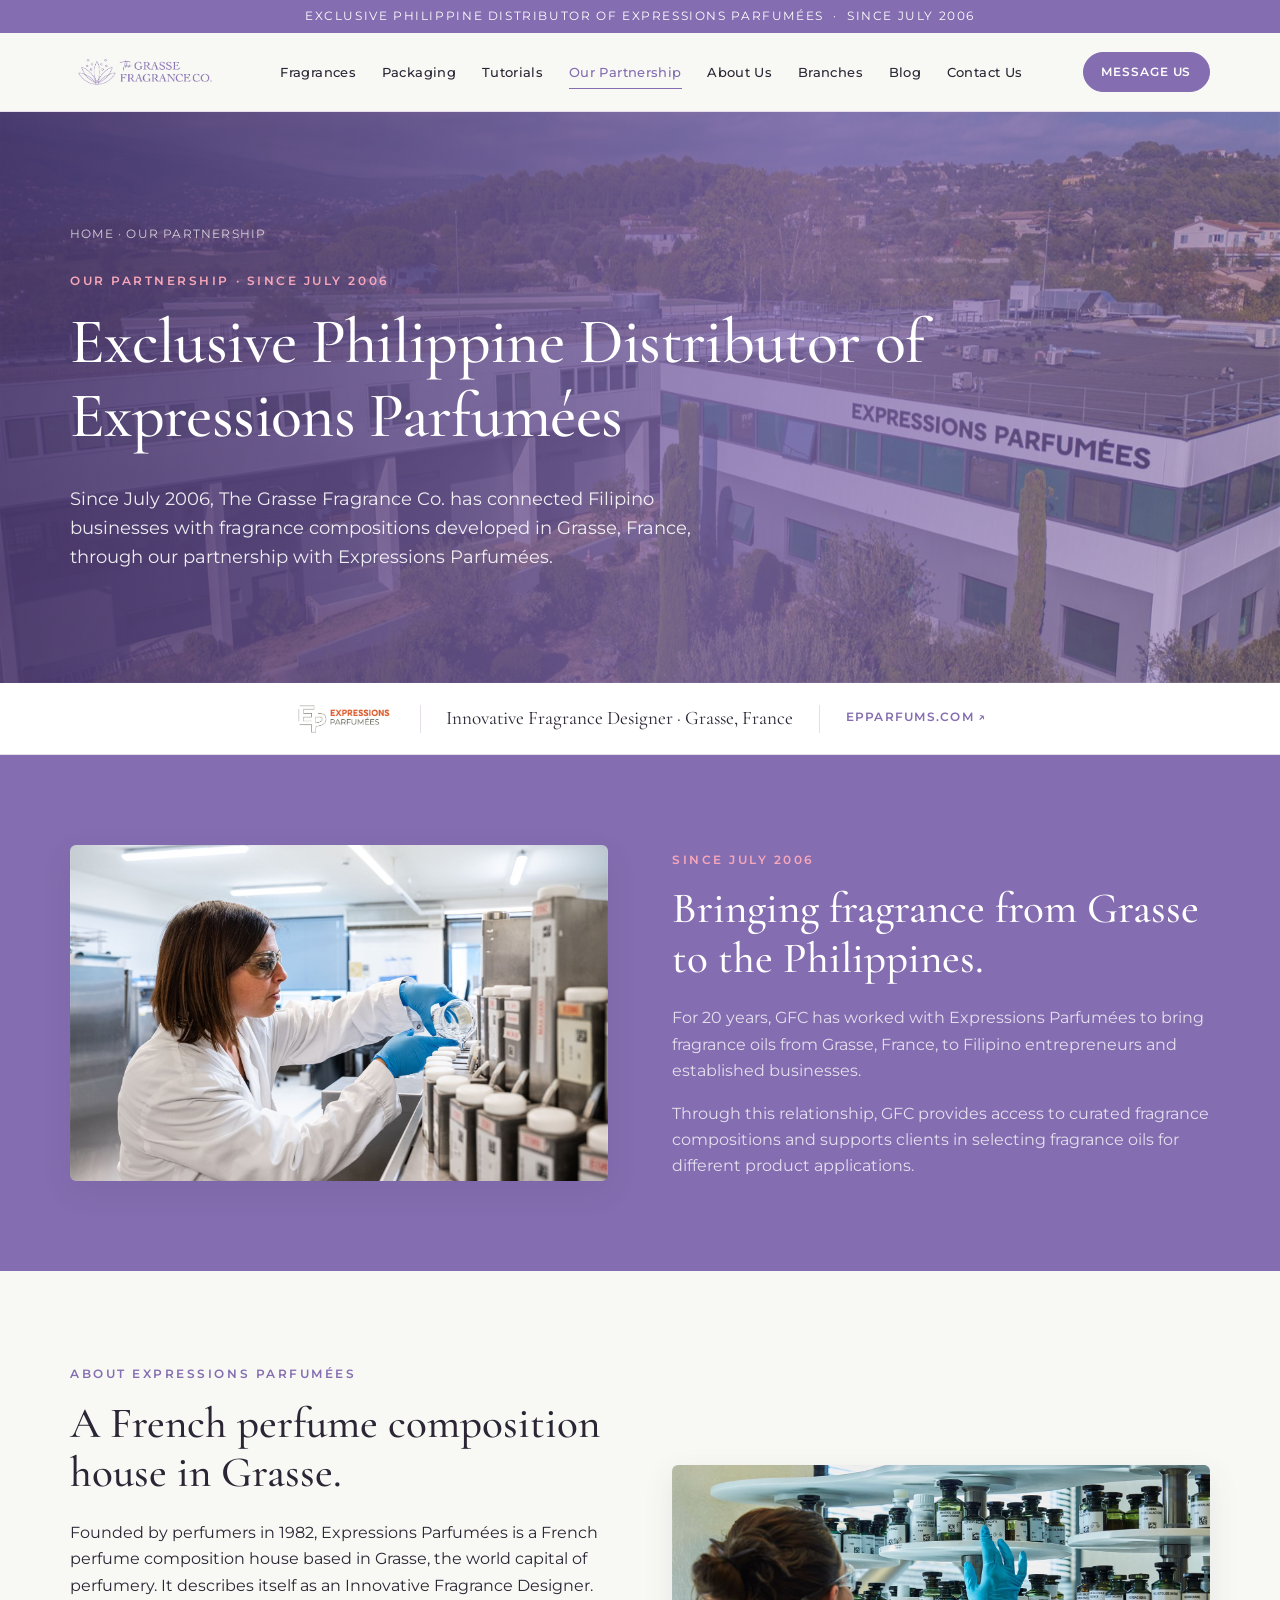
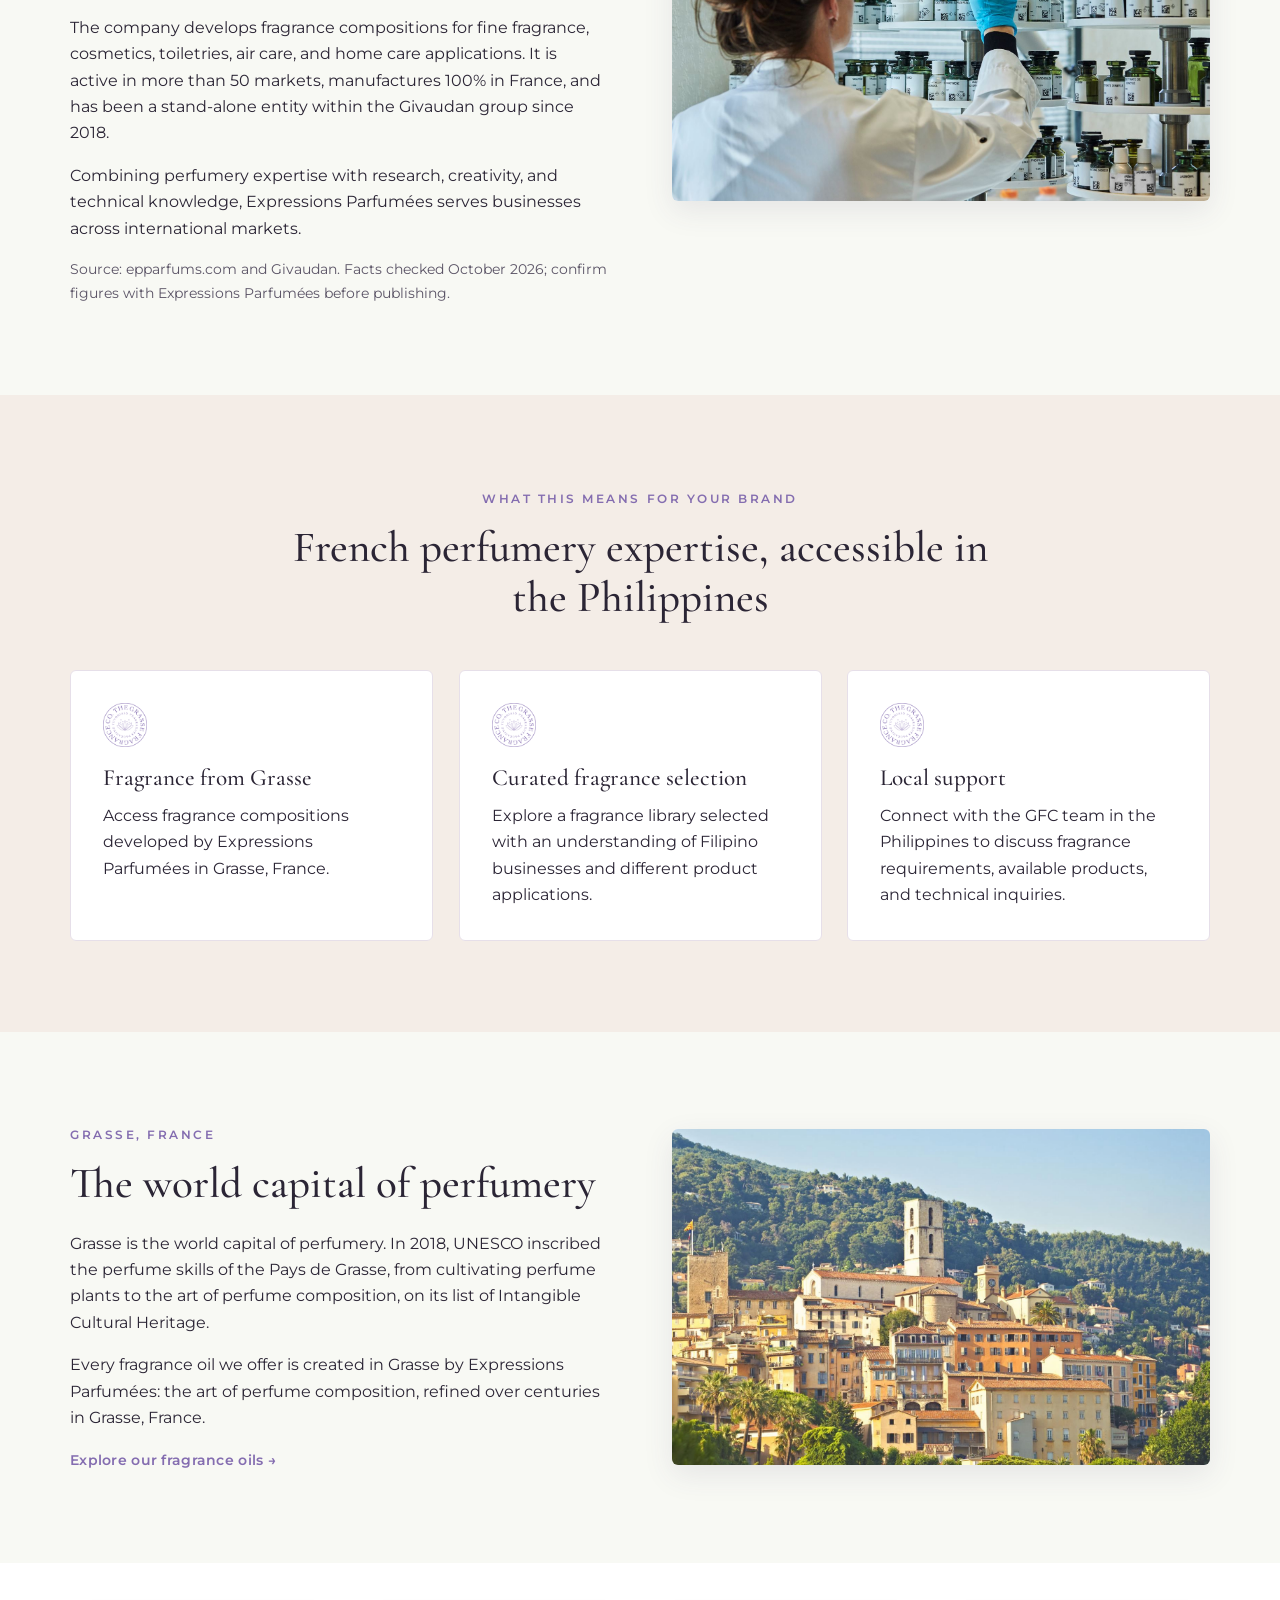
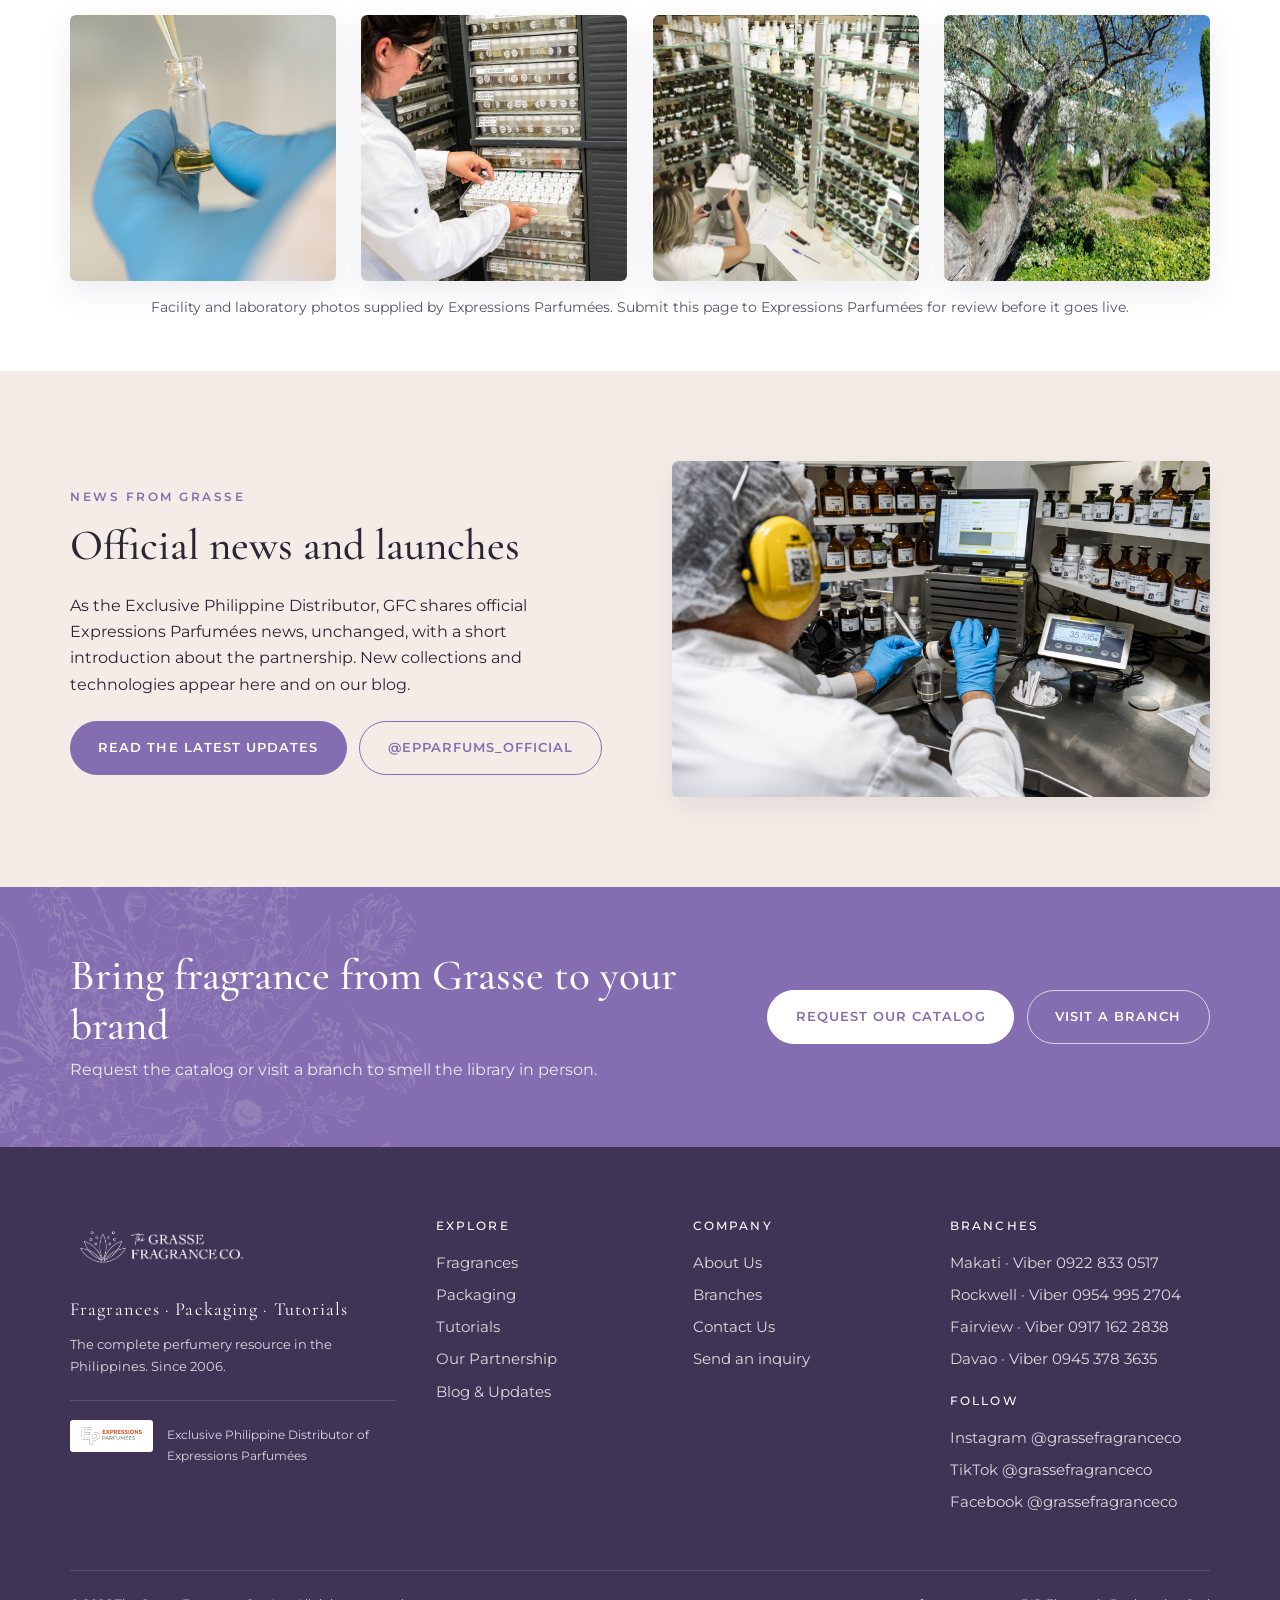
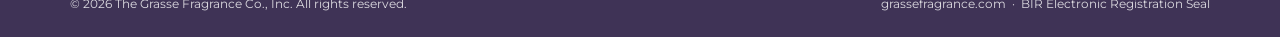
<file: our-partnership.html>
<!DOCTYPE html>
<html lang="en">
<head>
<meta charset="utf-8">
<meta name="viewport" content="width=device-width, initial-scale=1">
<meta name="robots" content="noindex, nofollow"><!-- staging only: remove at launch -->
<title>Our Partnership with Expressions Parfumées | The Grasse Fragrance Co.</title>
<meta name="description" content="Since July 2006, The Grasse Fragrance Co. has been the Exclusive Philippine Distributor of Expressions Parfumées, a French perfume composition house in Grasse.">
<link rel="icon" href="assets/img/brand/submark-filled-lavender.png">
<link rel="preconnect" href="https://fonts.googleapis.com">
<link rel="preconnect" href="https://fonts.gstatic.com" crossorigin>
<link href="https://fonts.googleapis.com/css2?family=Cormorant+Garamond:ital,wght@0,400;0,500;0,600;1,400&family=Montserrat:wght@400;500;600&display=swap" rel="stylesheet">
<link rel="stylesheet" href="assets/css/style.css?v=3">
</head>
<body>
<!-- header:start (edit partials/header.html, then run: node tools/sync-partials.js) -->
<div class="draft-note">Draft / staging build on XAMPP. Not the live site.</div>
<div class="topline">Exclusive Philippine Distributor of Expressions Parfumées &nbsp;·&nbsp; <a href="our-partnership.html">Since July 2006</a></div>
<header class="site-header">
  <div class="container header-inner">
    <a class="brand" href="index.html" aria-label="The Grasse Fragrance Co. home">
      <img src="assets/img/brand/logo-horizontal-lavender.png" alt="The Grasse Fragrance Co." width="3330" height="1020">
    </a>
    <nav class="nav" aria-label="Main">
      <a href="fragrances.html">Fragrances</a>
      <a href="packaging.html">Packaging</a>
      <a href="tutorials.html">Tutorials</a>
      <a href="our-partnership.html">Our Partnership</a>
      <a href="about.html">About Us</a>
      <a href="branches.html">Branches</a>
      <a href="blog.html">Blog</a>
      <a href="contact.html">Contact Us</a>
    </nav>
    <div class="header-cta">
      <a class="btn btn-primary btn-sm" href="contact.html">Message us</a>
      <button class="nav-toggle" aria-label="Open menu" aria-expanded="false"><span></span><span></span><span></span></button>
    </div>
  </div>
</header>
<!-- header:end -->

<main>

  <section class="page-hero">
    <div class="hero-bg"><img src="assets/img/photos/ep-facility-aerial-2.jpg" alt="Expressions Parfumées site in Grasse, France"></div>
    <div class="container">
      <div class="breadcrumb"><a href="index.html">Home</a> · Our Partnership</div>
      <span class="eyebrow">Our partnership · Since July 2006</span>
      <h1>Exclusive Philippine Distributor of Expressions Parfumées</h1>
      <p>Since July 2006, The Grasse Fragrance Co. has connected Filipino businesses with fragrance compositions developed in Grasse, France, through our partnership with Expressions Parfumées.</p>
    </div>
  </section>

  <!-- PROOF BAR -->
  <div class="proofbar">
    <div class="container proofbar-inner">
      <img src="assets/img/brand/ep-logo-horizontal.png" alt="Expressions Parfumées">
      <span class="sep"></span>
      <span>Innovative Fragrance Designer · Grasse, France</span>
      <span class="sep"></span>
      <a class="text-link" href="https://www.epparfums.com" target="_blank" rel="noopener">epparfums.com ↗</a>
    </div>
  </div>

  <!-- SINCE JULY 2006 -->
  <section class="section bg-lavender">
    <div class="container">
      <div class="split">
        <div class="img-frame img-wide"><img src="assets/img/photos/ep-lab-perfumer.jpg" alt="Perfumer at work in the Grasse laboratory"></div>
        <div>
          <span class="eyebrow on-dark">Since July 2006</span>
          <h2>Bringing fragrance from Grasse to the Philippines.</h2>
          <p class="muted">For 20 years, GFC has worked with Expressions Parfumées to bring fragrance oils from Grasse, France, to Filipino entrepreneurs and established businesses.</p>
          <p class="muted">Through this relationship, GFC provides access to curated fragrance compositions and supports clients in selecting fragrance oils for different product applications.</p>
        </div>
      </div>
    </div>
  </section>

  <!-- ABOUT EP -->
  <section class="section">
    <div class="container">
      <div class="split reverse">
        <div class="img-frame img-wide"><img src="assets/img/photos/ep-building.jpg" alt="Expressions Parfumées building in Grasse"></div>
        <div>
          <span class="eyebrow">About Expressions Parfumées</span>
          <h2>A French perfume composition house in Grasse.</h2>
          <p>Founded by perfumers in 1982, Expressions Parfumées is a French perfume composition house based in Grasse, the world capital of perfumery. It describes itself as an Innovative Fragrance Designer.</p>
          <p>The company develops fragrance compositions for fine fragrance, cosmetics, toiletries, air care, and home care applications. It is active in more than 50 markets, manufactures 100% in France, and has been a stand-alone entity within the Givaudan group since 2018.</p>
          <p>Combining perfumery expertise with research, creativity, and technical knowledge, Expressions Parfumées serves businesses across international markets.</p>
          <p class="small muted">Source: epparfums.com and Givaudan. Facts checked October 2026; confirm figures with Expressions Parfumées before publishing.</p>
        </div>
      </div>
    </div>
  </section>

  <!-- WHAT THIS MEANS -->
  <section class="section bg-linen">
    <div class="container">
      <div class="section-head">
        <span class="eyebrow">What this means for your brand</span>
        <h2>French perfumery expertise, accessible in the Philippines</h2>
      </div>
      <div class="grid grid-3">
        <div class="card">
          <img class="icon" src="assets/img/brand/submark-outline-lavender.png" alt="">
          <h3>Fragrance from Grasse</h3>
          <p>Access fragrance compositions developed by Expressions Parfumées in Grasse, France.</p>
        </div>
        <div class="card">
          <img class="icon" src="assets/img/brand/submark-outline-lavender.png" alt="">
          <h3>Curated fragrance selection</h3>
          <p>Explore a fragrance library selected with an understanding of Filipino businesses and different product applications.</p>
        </div>
        <div class="card">
          <img class="icon" src="assets/img/brand/submark-outline-lavender.png" alt="">
          <h3>Local support</h3>
          <p>Connect with the GFC team in the Philippines to discuss fragrance requirements, available products, and technical inquiries.</p>
        </div>
      </div>
    </div>
  </section>

  <!-- GRASSE -->
  <section class="section">
    <div class="container">
      <div class="split">
        <div>
          <span class="eyebrow">Grasse, France</span>
          <h2>The world capital of perfumery</h2>
          <p>Grasse is the world capital of perfumery. In 2018, UNESCO inscribed the perfume skills of the Pays de Grasse, from cultivating perfume plants to the art of perfume composition, on its list of Intangible Cultural Heritage.</p>
          <p>Every fragrance oil we offer is created in Grasse by Expressions Parfumées: the art of perfume composition, refined over centuries in Grasse, France.</p>
          <a class="text-link" href="fragrances.html">Explore our fragrance oils →</a>
        </div>
        <div class="img-frame img-wide"><img src="assets/img/photos/grasse-old-town.jpg" alt="The old town of Grasse, France"></div>
      </div>
    </div>
  </section>

  <!-- PHOTO STRIP -->
  <section class="section-sm bg-white">
    <div class="container">
      <div class="grid grid-4">
        <div class="img-frame img-square"><img src="assets/img/photos/ep-lab-pipette.jpg" alt="Pipetting a fragrance material"></div>
        <div class="img-frame img-square"><img src="assets/img/photos/ep-lab-samples.jpg" alt="Fragrance samples in the laboratory"></div>
        <div class="img-frame img-square"><img src="assets/img/photos/ep-lab-pesee.jpg" alt="Weighing laboratory"></div>
        <div class="img-frame img-square"><img src="assets/img/photos/ep-olive-tree.jpg" alt="Grounds of the Expressions Parfumées site"></div>
      </div>
      <p class="center small muted" style="margin-top:1rem">Facility and laboratory photos supplied by Expressions Parfumées. Submit this page to Expressions Parfumées for review before it goes live.</p>
    </div>
  </section>

  <!-- NEWS FROM GRASSE -->
  <section class="section bg-linen">
    <div class="container">
      <div class="split">
        <div>
          <span class="eyebrow">News from Grasse</span>
          <h2>Official news and launches</h2>
          <p>As the Exclusive Philippine Distributor, GFC shares official Expressions Parfumées news, unchanged, with a short introduction about the partnership. New collections and technologies appear here and on our blog.</p>
          <div class="btn-group" style="margin-top:1.4rem">
            <a class="btn btn-primary" href="blog.html">Read the latest updates</a>
            <a class="btn btn-outline" href="https://www.instagram.com/epparfums_official" target="_blank" rel="noopener">@epparfums_official</a>
          </div>
        </div>
        <div class="img-frame img-wide"><img src="assets/img/photos/ep-lab-bottles.jpg" alt="Fragrance bottles in the laboratory"></div>
      </div>
    </div>
  </section>

  <!-- CTA -->
  <section class="cta">
    <img class="illus" src="assets/img/brand/illustration-bouquet-white.png" alt="" aria-hidden="true">
    <div class="container">
      <div>
        <h2>Bring fragrance from Grasse to your brand</h2>
        <p>Request the catalog or visit a branch to smell the library in person.</p>
      </div>
      <div class="btn-group">
        <a class="btn btn-light" href="contact.html#inquiry">Request our catalog</a>
        <a class="btn btn-ghost-light" href="branches.html">Visit a branch</a>
      </div>
    </div>
  </section>

</main>

<!-- footer:start (edit partials/footer.html, then run: node tools/sync-partials.js) -->
<footer class="site-footer">
  <div class="container">
    <div class="footer-grid">
      <div class="footer-brand">
        <img src="assets/img/brand/logo-horizontal-white.png" alt="The Grasse Fragrance Co." width="3330" height="1020">
        <div class="descriptor">Fragrances · Packaging · Tutorials</div>
        <p class="line">The complete perfumery resource in the Philippines. Since 2006.</p>
        <div class="footer-ep">
          <img src="assets/img/brand/ep-logo-horizontal.png" alt="Expressions Parfumées">
          <span>Exclusive Philippine Distributor of Expressions Parfumées</span>
        </div>
      </div>
      <div>
        <h4>Explore</h4>
        <ul>
          <li><a href="fragrances.html">Fragrances</a></li>
          <li><a href="packaging.html">Packaging</a></li>
          <li><a href="tutorials.html">Tutorials</a></li>
          <li><a href="our-partnership.html">Our Partnership</a></li>
          <li><a href="blog.html">Blog &amp; Updates</a></li>
        </ul>
      </div>
      <div>
        <h4>Company</h4>
        <ul>
          <li><a href="about.html">About Us</a></li>
          <li><a href="branches.html">Branches</a></li>
          <li><a href="contact.html">Contact Us</a></li>
          <li><a href="contact.html#inquiry">Send an inquiry</a></li>
        </ul>
      </div>
      <div>
        <h4>Branches</h4>
        <ul>
          <li><a href="branches.html#makati">Makati</a> · Viber 0922 833 0517</li>
          <li><a href="branches.html#rockwell">Rockwell</a> · Viber 0954 995 2704</li>
          <li><a href="branches.html#fairview">Fairview</a> · Viber 0917 162 2838</li>
          <li><a href="branches.html#davao">Davao</a> · Viber 0945 378 3635</li>
        </ul>
        <h4 style="margin-top:1.4rem">Follow</h4>
        <ul>
          <li><a href="https://www.instagram.com/grassefragranceco" target="_blank" rel="noopener">Instagram @grassefragranceco</a></li>
          <li><a href="https://www.tiktok.com/@grassefragranceco" target="_blank" rel="noopener">TikTok @grassefragranceco</a></li>
          <li><a href="https://www.facebook.com/grassefragranceco" target="_blank" rel="noopener">Facebook @grassefragranceco</a></li>
        </ul>
      </div>
    </div>
    <div class="footer-bottom">
      <span>© <span data-year>2026</span> The Grasse Fragrance Co., Inc. All rights reserved.</span>
      <span>grassefragrance.com &nbsp;·&nbsp; <a href="contact.html#bir">BIR Electronic Registration Seal</a></span>
    </div>
  </div>
</footer>
<script src="assets/js/site.js?v=3"></script>
<!-- footer:end -->
</body>
</html>
</file>
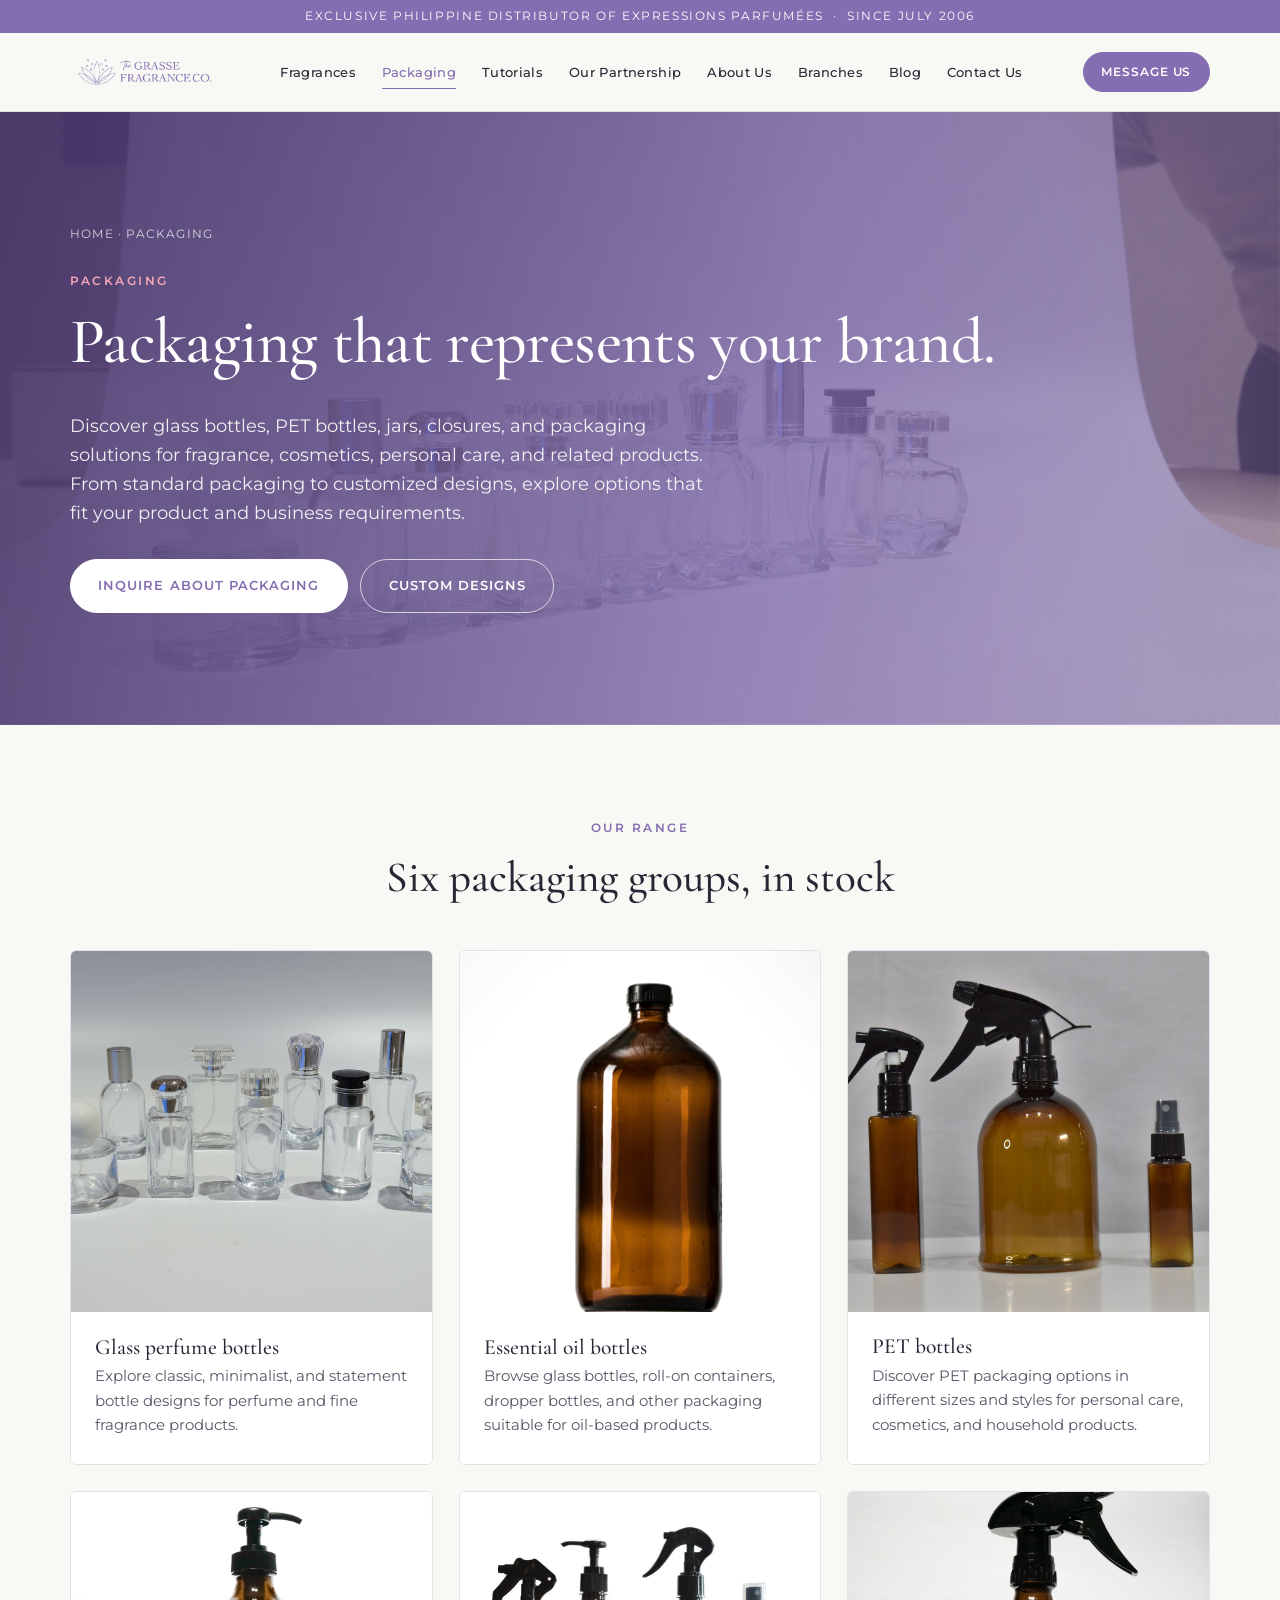
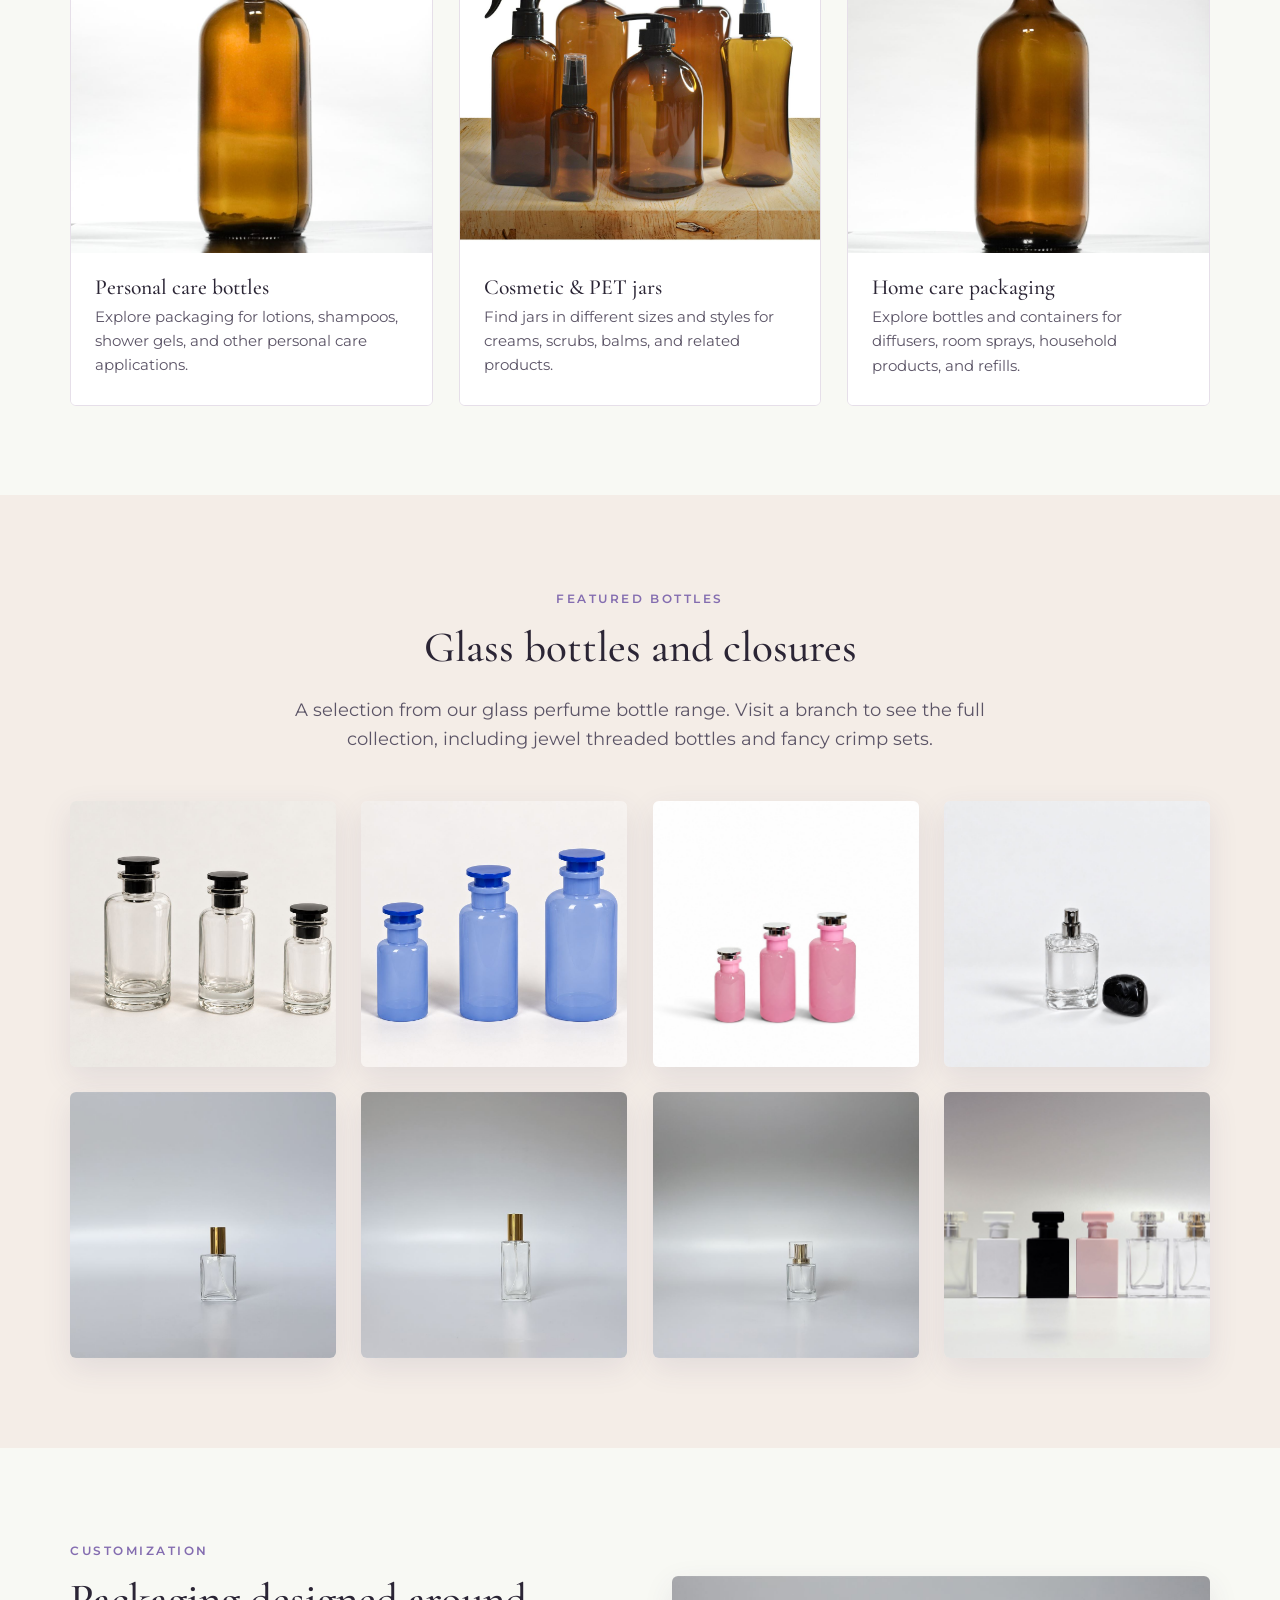
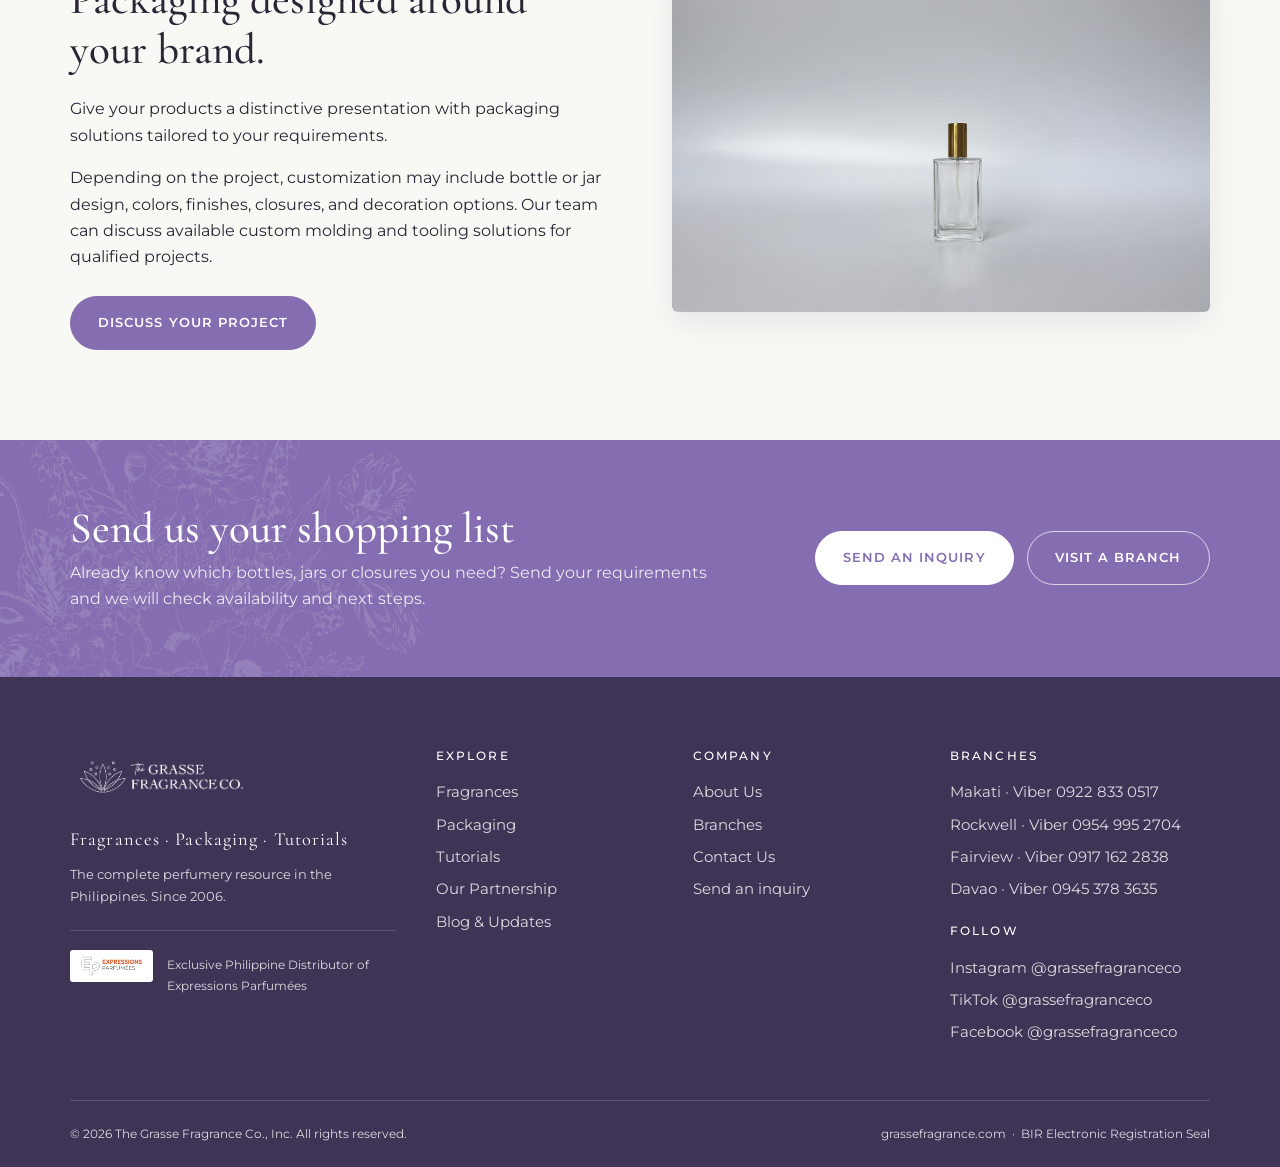
<file: packaging.html>
<!DOCTYPE html>
<html lang="en">
<head>
<meta charset="utf-8">
<meta name="viewport" content="width=device-width, initial-scale=1">
<meta name="robots" content="noindex, nofollow"><!-- staging only: remove at launch -->
<title>Perfume Bottles &amp; Packaging Solutions | GFC Philippines</title>
<meta name="description" content="Explore glass perfume bottles, PET bottles, jars, closures, and custom packaging solutions for fragrance, cosmetics, and personal care brands.">
<link rel="icon" href="assets/img/brand/submark-filled-lavender.png">
<link rel="preconnect" href="https://fonts.googleapis.com">
<link rel="preconnect" href="https://fonts.gstatic.com" crossorigin>
<link href="https://fonts.googleapis.com/css2?family=Cormorant+Garamond:ital,wght@0,400;0,500;0,600;1,400&family=Montserrat:wght@400;500;600&display=swap" rel="stylesheet">
<link rel="stylesheet" href="assets/css/style.css?v=3">
</head>
<body>
<!-- header:start (edit partials/header.html, then run: node tools/sync-partials.js) -->
<div class="draft-note">Draft / staging build on XAMPP. Not the live site.</div>
<div class="topline">Exclusive Philippine Distributor of Expressions Parfumées &nbsp;·&nbsp; <a href="our-partnership.html">Since July 2006</a></div>
<header class="site-header">
  <div class="container header-inner">
    <a class="brand" href="index.html" aria-label="The Grasse Fragrance Co. home">
      <img src="assets/img/brand/logo-horizontal-lavender.png" alt="The Grasse Fragrance Co." width="3330" height="1020">
    </a>
    <nav class="nav" aria-label="Main">
      <a href="fragrances.html">Fragrances</a>
      <a href="packaging.html">Packaging</a>
      <a href="tutorials.html">Tutorials</a>
      <a href="our-partnership.html">Our Partnership</a>
      <a href="about.html">About Us</a>
      <a href="branches.html">Branches</a>
      <a href="blog.html">Blog</a>
      <a href="contact.html">Contact Us</a>
    </nav>
    <div class="header-cta">
      <a class="btn btn-primary btn-sm" href="contact.html">Message us</a>
      <button class="nav-toggle" aria-label="Open menu" aria-expanded="false"><span></span><span></span><span></span></button>
    </div>
  </div>
</header>
<!-- header:end -->

<main>

  <section class="page-hero">
    <div class="hero-bg"><img src="assets/img/photos/bottles-group-50ml-3.jpg" alt="Glass perfume bottles"></div>
    <div class="container">
      <div class="breadcrumb"><a href="index.html">Home</a> · Packaging</div>
      <span class="eyebrow">Packaging</span>
      <h1>Packaging that represents your brand.</h1>
      <p>Discover glass bottles, PET bottles, jars, closures, and packaging solutions for fragrance, cosmetics, personal care, and related products. From standard packaging to customized designs, explore options that fit your product and business requirements.</p>
      <div class="btn-group" style="margin-top:2rem">
        <a class="btn btn-light" href="contact.html#inquiry">Inquire about packaging</a>
        <a class="btn btn-ghost-light" href="#custom">Custom designs</a>
      </div>
    </div>
  </section>

  <!-- RANGE -->
  <section class="section">
    <div class="container">
      <div class="section-head">
        <span class="eyebrow">Our range</span>
        <h2>Six packaging groups, in stock</h2>
      </div>
      <div class="grid grid-3">
        <article class="tile">
          <img src="assets/img/photos/bottles-group-50ml-2.jpg" alt="Glass perfume bottles">
          <div class="body"><h3>Glass perfume bottles</h3><p>Explore classic, minimalist, and statement bottle designs for perfume and fine fragrance products.</p></div>
        </article>
        <article class="tile">
          <img src="assets/img/photos/amber-glass-1000ml.jpg" alt="Amber glass container">
          <div class="body"><h3>Essential oil bottles</h3><p>Browse glass bottles, roll-on containers, dropper bottles, and other packaging suitable for oil-based products.</p></div>
        </article>
        <article class="tile">
          <img src="assets/img/photos/amber-pet-bell.jpg" alt="Amber PET bottles with spray">
          <div class="body"><h3>PET bottles</h3><p>Discover PET packaging options in different sizes and styles for personal care, cosmetics, and household products.</p></div>
        </article>
        <article class="tile">
          <img src="assets/img/photos/amber-lotion-pump.jpg" alt="Amber glass bottle with lotion pump">
          <div class="body"><h3>Personal care bottles</h3><p>Explore packaging for lotions, shampoos, shower gels, and other personal care applications.</p></div>
        </article>
        <article class="tile">
          <img src="assets/img/photos/amber-pet-set.jpg" alt="Amber PET jars and bottles">
          <div class="body"><h3>Cosmetic &amp; PET jars</h3><p>Find jars in different sizes and styles for creams, scrubs, balms, and related products.</p></div>
        </article>
        <article class="tile">
          <img src="assets/img/photos/amber-trigger-spray.jpg" alt="Amber bottle with trigger spray">
          <div class="body"><h3>Home care packaging</h3><p>Explore bottles and containers for diffusers, room sprays, household products, and refills.</p></div>
        </article>
      </div>
    </div>
  </section>

  <!-- GALLERY -->
  <section class="section bg-linen">
    <div class="container">
      <div class="section-head">
        <span class="eyebrow">Featured bottles</span>
        <h2>Glass bottles and closures</h2>
        <p class="lede">A selection from our glass perfume bottle range. Visit a branch to see the full collection, including jewel threaded bottles and fancy crimp sets.</p>
      </div>
      <div class="grid grid-4">
        <div class="img-frame img-square"><img src="assets/img/photos/crimp-clear.jpg" alt="Clear crimp glass bottle"></div>
        <div class="img-frame img-square"><img src="assets/img/photos/crimp-blue.jpg" alt="Blue crimp glass bottle"></div>
        <div class="img-frame img-square"><img src="assets/img/photos/crimp-pink.jpg" alt="Pink crimp glass bottle"></div>
        <div class="img-frame img-square"><img src="assets/img/photos/crimp-marble-black.jpg" alt="Square glass bottle with black marble cap"></div>
        <div class="img-frame img-square"><img src="assets/img/photos/bottle-be-clean-60ml.jpg" alt="Be Clean 60 mL glass bottle"></div>
        <div class="img-frame img-square"><img src="assets/img/photos/bottle-be-cool-50ml.jpg" alt="Be Cool 50 mL glass bottle"></div>
        <div class="img-frame img-square"><img src="assets/img/photos/bottle-chantal-30ml.jpg" alt="Chantal 30 mL glass bottle"></div>
        <div class="img-frame img-square"><img src="assets/img/photos/bottles-group-30ml.jpg" alt="30 mL glass bottles in a group"></div>
      </div>
    </div>
  </section>

  <!-- CUSTOMIZATION -->
  <section class="section" id="custom">
    <div class="container">
      <div class="split">
        <div>
          <span class="eyebrow">Customization</span>
          <h2>Packaging designed around your brand.</h2>
          <p>Give your products a distinctive presentation with packaging solutions tailored to your requirements.</p>
          <p>Depending on the project, customization may include bottle or jar design, colors, finishes, closures, and decoration options. Our team can discuss available custom molding and tooling solutions for qualified projects.</p>
          <div class="btn-group" style="margin-top:1.6rem">
            <a class="btn btn-primary" href="contact.html#inquiry">Discuss your project</a>
          </div>
        </div>
        <div class="img-frame img-wide"><img src="assets/img/photos/bottle-boy-toy-100ml.jpg" alt="100 mL glass bottle with fancy gold cap"></div>
      </div>
    </div>
  </section>

  <!-- CTA -->
  <section class="cta">
    <img class="illus" src="assets/img/brand/illustration-bouquet-white.png" alt="" aria-hidden="true">
    <div class="container">
      <div>
        <h2>Send us your shopping list</h2>
        <p>Already know which bottles, jars or closures you need? Send your requirements and we will check availability and next steps.</p>
      </div>
      <div class="btn-group">
        <a class="btn btn-light" href="contact.html#inquiry">Send an inquiry</a>
        <a class="btn btn-ghost-light" href="branches.html">Visit a branch</a>
      </div>
    </div>
  </section>

</main>

<!-- footer:start (edit partials/footer.html, then run: node tools/sync-partials.js) -->
<footer class="site-footer">
  <div class="container">
    <div class="footer-grid">
      <div class="footer-brand">
        <img src="assets/img/brand/logo-horizontal-white.png" alt="The Grasse Fragrance Co." width="3330" height="1020">
        <div class="descriptor">Fragrances · Packaging · Tutorials</div>
        <p class="line">The complete perfumery resource in the Philippines. Since 2006.</p>
        <div class="footer-ep">
          <img src="assets/img/brand/ep-logo-horizontal.png" alt="Expressions Parfumées">
          <span>Exclusive Philippine Distributor of Expressions Parfumées</span>
        </div>
      </div>
      <div>
        <h4>Explore</h4>
        <ul>
          <li><a href="fragrances.html">Fragrances</a></li>
          <li><a href="packaging.html">Packaging</a></li>
          <li><a href="tutorials.html">Tutorials</a></li>
          <li><a href="our-partnership.html">Our Partnership</a></li>
          <li><a href="blog.html">Blog &amp; Updates</a></li>
        </ul>
      </div>
      <div>
        <h4>Company</h4>
        <ul>
          <li><a href="about.html">About Us</a></li>
          <li><a href="branches.html">Branches</a></li>
          <li><a href="contact.html">Contact Us</a></li>
          <li><a href="contact.html#inquiry">Send an inquiry</a></li>
        </ul>
      </div>
      <div>
        <h4>Branches</h4>
        <ul>
          <li><a href="branches.html#makati">Makati</a> · Viber 0922 833 0517</li>
          <li><a href="branches.html#rockwell">Rockwell</a> · Viber 0954 995 2704</li>
          <li><a href="branches.html#fairview">Fairview</a> · Viber 0917 162 2838</li>
          <li><a href="branches.html#davao">Davao</a> · Viber 0945 378 3635</li>
        </ul>
        <h4 style="margin-top:1.4rem">Follow</h4>
        <ul>
          <li><a href="https://www.instagram.com/grassefragranceco" target="_blank" rel="noopener">Instagram @grassefragranceco</a></li>
          <li><a href="https://www.tiktok.com/@grassefragranceco" target="_blank" rel="noopener">TikTok @grassefragranceco</a></li>
          <li><a href="https://www.facebook.com/grassefragranceco" target="_blank" rel="noopener">Facebook @grassefragranceco</a></li>
        </ul>
      </div>
    </div>
    <div class="footer-bottom">
      <span>© <span data-year>2026</span> The Grasse Fragrance Co., Inc. All rights reserved.</span>
      <span>grassefragrance.com &nbsp;·&nbsp; <a href="contact.html#bir">BIR Electronic Registration Seal</a></span>
    </div>
  </div>
</footer>
<script src="assets/js/site.js?v=3"></script>
<!-- footer:end -->
</body>
</html>
</file>
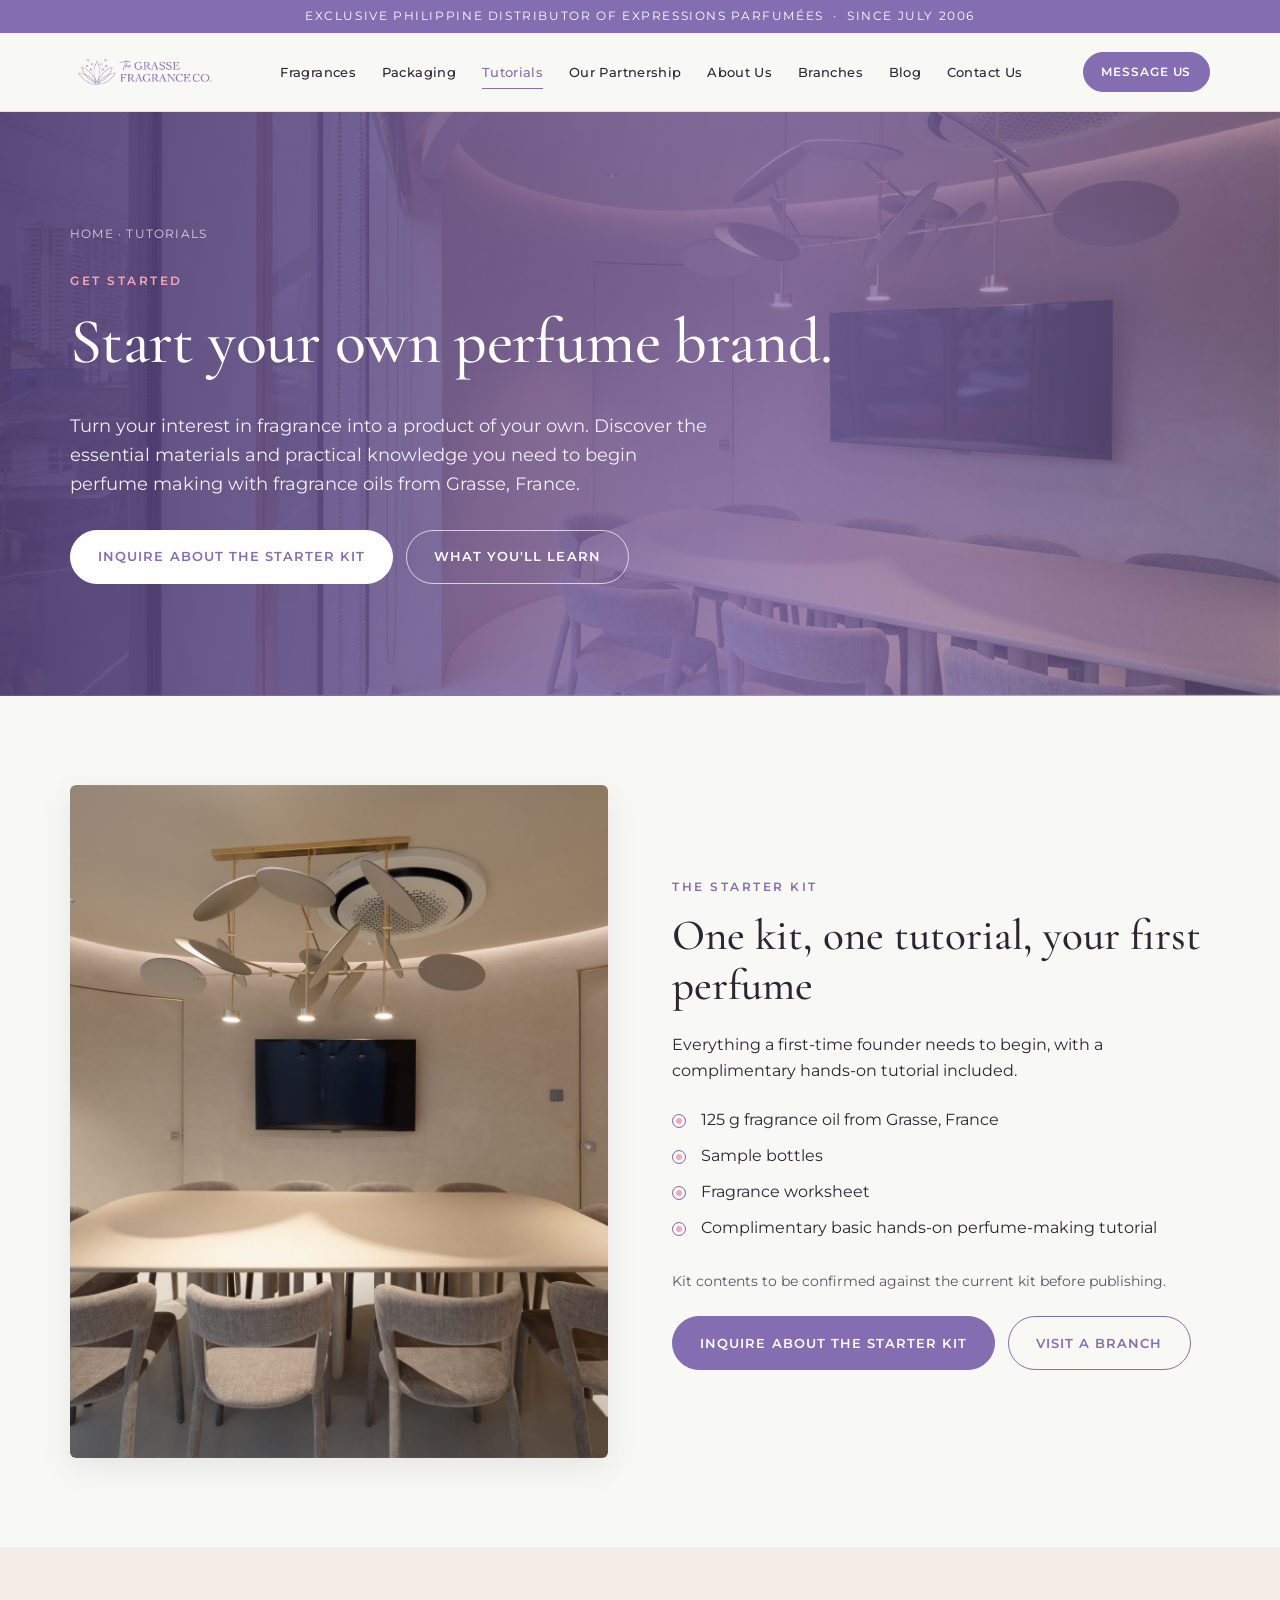
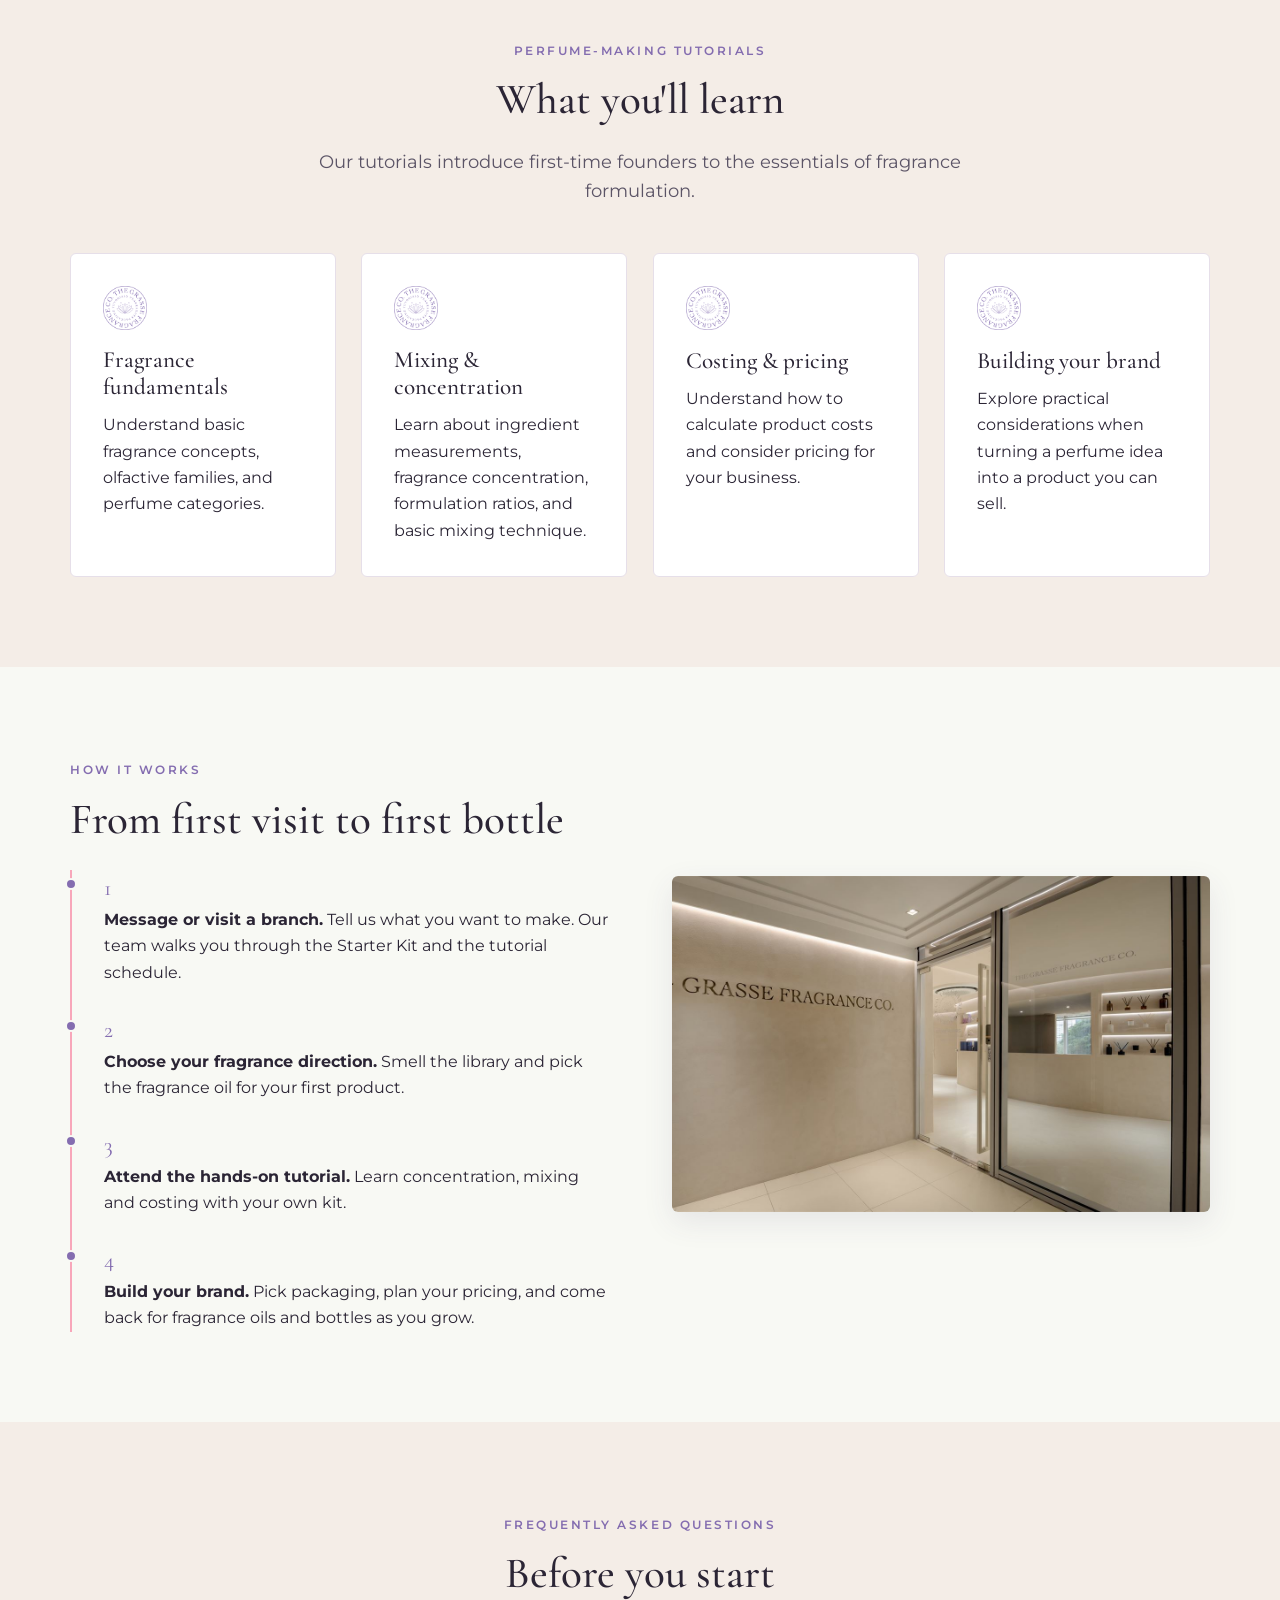
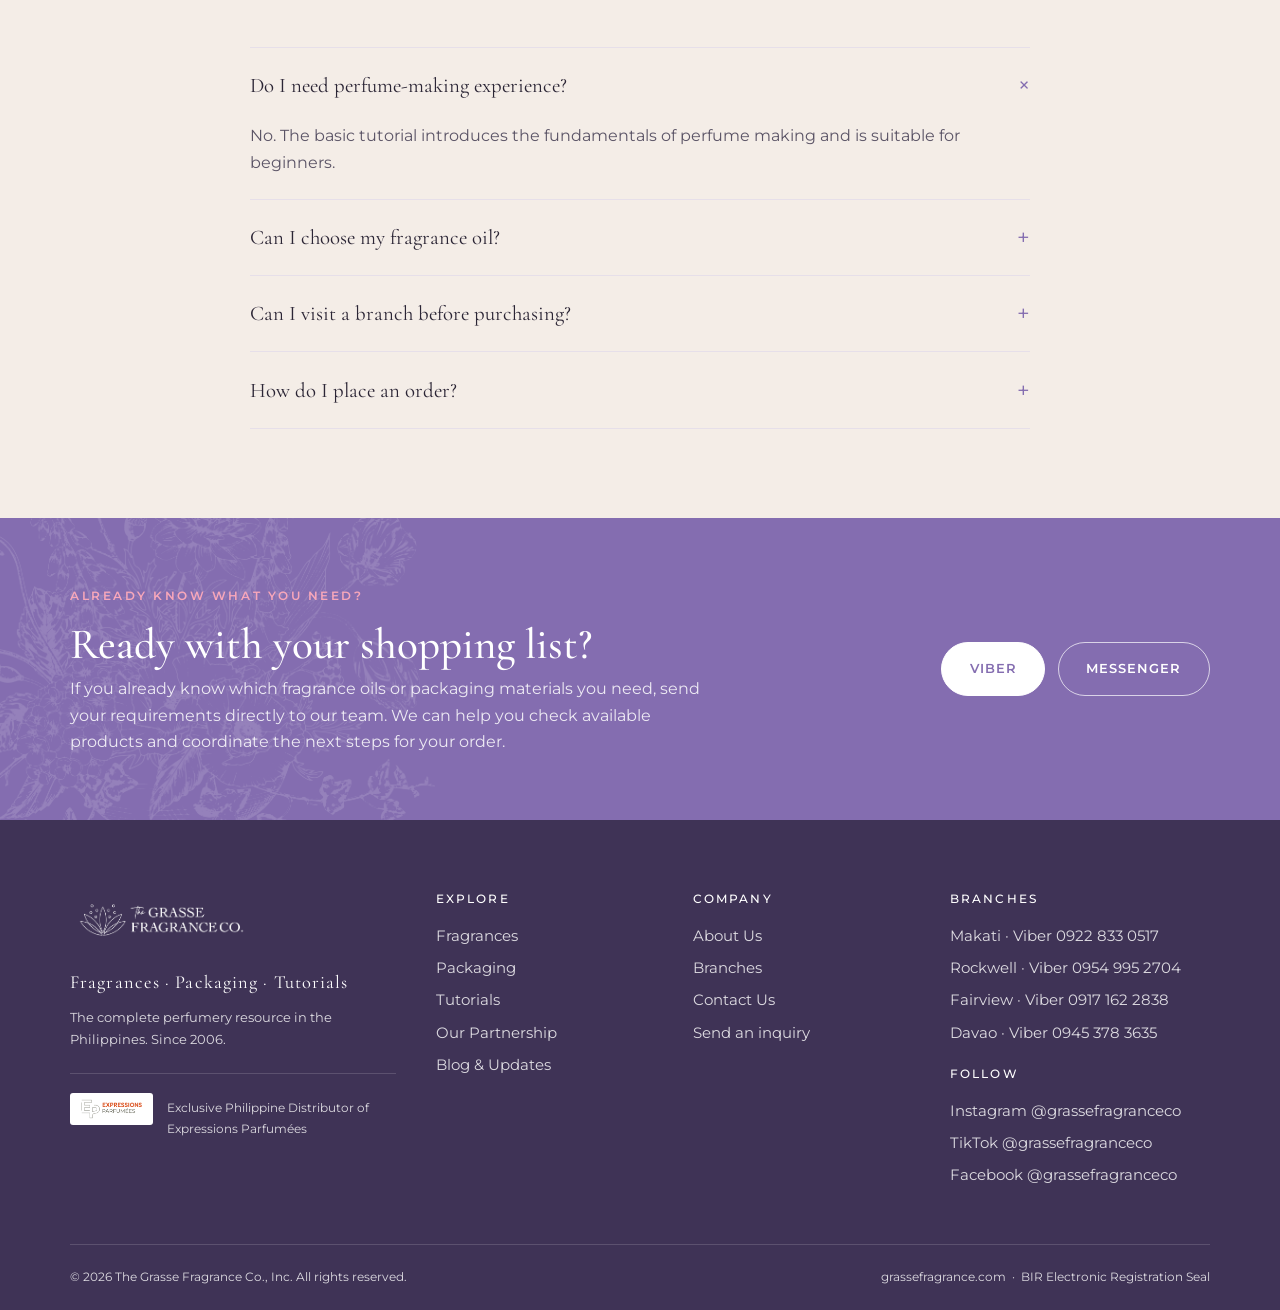
<file: tutorials.html>
<!DOCTYPE html>
<html lang="en">
<head>
<meta charset="utf-8">
<meta name="viewport" content="width=device-width, initial-scale=1">
<meta name="robots" content="noindex, nofollow"><!-- staging only: remove at launch -->
<title>Perfume-Making Tutorials &amp; Starter Kit | GFC Philippines</title>
<meta name="description" content="Start your own perfume brand with the GFC Starter Kit and perfume-making tutorials: fragrance fundamentals, mixing and concentration, costing and pricing, and building your brand.">
<link rel="icon" href="assets/img/brand/submark-filled-lavender.png">
<link rel="preconnect" href="https://fonts.googleapis.com">
<link rel="preconnect" href="https://fonts.gstatic.com" crossorigin>
<link href="https://fonts.googleapis.com/css2?family=Cormorant+Garamond:ital,wght@0,400;0,500;0,600;1,400&family=Montserrat:wght@400;500;600&display=swap" rel="stylesheet">
<link rel="stylesheet" href="assets/css/style.css?v=3">
</head>
<body>
<!-- header:start (edit partials/header.html, then run: node tools/sync-partials.js) -->
<div class="draft-note">Draft / staging build on XAMPP. Not the live site.</div>
<div class="topline">Exclusive Philippine Distributor of Expressions Parfumées &nbsp;·&nbsp; <a href="our-partnership.html">Since July 2006</a></div>
<header class="site-header">
  <div class="container header-inner">
    <a class="brand" href="index.html" aria-label="The Grasse Fragrance Co. home">
      <img src="assets/img/brand/logo-horizontal-lavender.png" alt="The Grasse Fragrance Co." width="3330" height="1020">
    </a>
    <nav class="nav" aria-label="Main">
      <a href="fragrances.html">Fragrances</a>
      <a href="packaging.html">Packaging</a>
      <a href="tutorials.html">Tutorials</a>
      <a href="our-partnership.html">Our Partnership</a>
      <a href="about.html">About Us</a>
      <a href="branches.html">Branches</a>
      <a href="blog.html">Blog</a>
      <a href="contact.html">Contact Us</a>
    </nav>
    <div class="header-cta">
      <a class="btn btn-primary btn-sm" href="contact.html">Message us</a>
      <button class="nav-toggle" aria-label="Open menu" aria-expanded="false"><span></span><span></span><span></span></button>
    </div>
  </div>
</header>
<!-- header:end -->

<main>

  <section class="page-hero">
    <div class="hero-bg"><img src="assets/img/photos/showroom-training-room.jpg" alt="Training room at a GFC branch"></div>
    <div class="container">
      <div class="breadcrumb"><a href="index.html">Home</a> · Tutorials</div>
      <span class="eyebrow">Get started</span>
      <h1>Start your own perfume brand.</h1>
      <p>Turn your interest in fragrance into a product of your own. Discover the essential materials and practical knowledge you need to begin perfume making with fragrance oils from Grasse, France.</p>
      <div class="btn-group" style="margin-top:2rem">
        <a class="btn btn-light" href="contact.html#inquiry">Inquire about the Starter Kit</a>
        <a class="btn btn-ghost-light" href="#learn">What you'll learn</a>
      </div>
    </div>
  </section>

  <!-- STARTER KIT -->
  <section class="section">
    <div class="container">
      <div class="split">
        <div class="img-frame img-tall"><img src="assets/img/photos/showroom-training-table.jpg" alt="Perfume-making tutorial table"></div>
        <div>
          <span class="eyebrow">The Starter Kit</span>
          <h2>One kit, one tutorial, your first perfume</h2>
          <p>Everything a first-time founder needs to begin, with a complimentary hands-on tutorial included.</p>
          <ul class="check-list" style="margin:1.4rem 0 1.8rem">
            <li>125 g fragrance oil from Grasse, France</li>
            <li>Sample bottles</li>
            <li>Fragrance worksheet</li>
            <li>Complimentary basic hands-on perfume-making tutorial</li>
          </ul>
          <p class="small muted">Kit contents to be confirmed against the current kit before publishing.</p>
          <div class="btn-group" style="margin-top:1.4rem">
            <a class="btn btn-primary" href="contact.html#inquiry">Inquire about the Starter Kit</a>
            <a class="btn btn-outline" href="branches.html">Visit a branch</a>
          </div>
        </div>
      </div>
    </div>
  </section>

  <!-- WHAT YOU'LL LEARN -->
  <section class="section bg-linen" id="learn">
    <div class="container">
      <div class="section-head">
        <span class="eyebrow">Perfume-making tutorials</span>
        <h2>What you'll learn</h2>
        <p class="lede">Our tutorials introduce first-time founders to the essentials of fragrance formulation.</p>
      </div>
      <div class="grid grid-4">
        <div class="card">
          <img class="icon" src="assets/img/brand/submark-outline-lavender.png" alt="">
          <h3>Fragrance fundamentals</h3>
          <p>Understand basic fragrance concepts, olfactive families, and perfume categories.</p>
        </div>
        <div class="card">
          <img class="icon" src="assets/img/brand/submark-outline-lavender.png" alt="">
          <h3>Mixing &amp; concentration</h3>
          <p>Learn about ingredient measurements, fragrance concentration, formulation ratios, and basic mixing technique.</p>
        </div>
        <div class="card">
          <img class="icon" src="assets/img/brand/submark-outline-lavender.png" alt="">
          <h3>Costing &amp; pricing</h3>
          <p>Understand how to calculate product costs and consider pricing for your business.</p>
        </div>
        <div class="card">
          <img class="icon" src="assets/img/brand/submark-outline-lavender.png" alt="">
          <h3>Building your brand</h3>
          <p>Explore practical considerations when turning a perfume idea into a product you can sell.</p>
        </div>
      </div>
    </div>
  </section>

  <!-- HOW IT WORKS -->
  <section class="section">
    <div class="container">
      <div class="split reverse">
        <div class="img-frame img-wide"><img src="assets/img/photos/showroom-counter.jpg" alt="Consultation counter at a GFC branch"></div>
        <div>
          <span class="eyebrow">How it works</span>
          <h2>From first visit to first bottle</h2>
          <ul class="timeline" style="margin-top:1.6rem">
            <li><span class="year">1</span><strong>Message or visit a branch.</strong> Tell us what you want to make. Our team walks you through the Starter Kit and the tutorial schedule.</li>
            <li><span class="year">2</span><strong>Choose your fragrance direction.</strong> Smell the library and pick the fragrance oil for your first product.</li>
            <li><span class="year">3</span><strong>Attend the hands-on tutorial.</strong> Learn concentration, mixing and costing with your own kit.</li>
            <li><span class="year">4</span><strong>Build your brand.</strong> Pick packaging, plan your pricing, and come back for fragrance oils and bottles as you grow.</li>
          </ul>
        </div>
      </div>
    </div>
  </section>

  <!-- FAQ -->
  <section class="section bg-linen">
    <div class="container narrow">
      <div class="section-head">
        <span class="eyebrow">Frequently asked questions</span>
        <h2>Before you start</h2>
      </div>
      <div class="faq">
        <details class="faq-item" open>
          <summary>Do I need perfume-making experience?</summary>
          <div class="answer">No. The basic tutorial introduces the fundamentals of perfume making and is suitable for beginners.</div>
        </details>
        <details class="faq-item">
          <summary>Can I choose my fragrance oil?</summary>
          <div class="answer">Our team can guide you through available fragrance options. Selection is subject to the current Starter Kit arrangements.</div>
        </details>
        <details class="faq-item">
          <summary>Can I visit a branch before purchasing?</summary>
          <div class="answer">Yes. Visit our branches to explore products and inquire about the Starter Kit and tutorials. See <a href="branches.html">branches and hours</a>.</div>
        </details>
        <details class="faq-item">
          <summary>How do I place an order?</summary>
          <div class="answer">Send us a message on Viber or Messenger, or visit a GFC branch. You can also use the <a href="contact.html#inquiry">inquiry form</a>.</div>
        </details>
      </div>
    </div>
  </section>

  <!-- SHOPPING LIST -->
  <section class="cta">
    <img class="illus" src="assets/img/brand/illustration-bouquet-white.png" alt="" aria-hidden="true">
    <div class="container">
      <div>
        <span class="eyebrow on-dark">Already know what you need?</span>
        <h2>Ready with your shopping list?</h2>
        <p>If you already know which fragrance oils or packaging materials you need, send your requirements directly to our team. We can help you check available products and coordinate the next steps for your order.</p>
      </div>
      <div class="btn-group">
        <a class="btn btn-light" href="viber://chat?number=%2B639228330517">Viber</a>
        <a class="btn btn-ghost-light" href="https://m.me/grassefragranceco" target="_blank" rel="noopener">Messenger</a>
      </div>
    </div>
  </section>

</main>

<!-- footer:start (edit partials/footer.html, then run: node tools/sync-partials.js) -->
<footer class="site-footer">
  <div class="container">
    <div class="footer-grid">
      <div class="footer-brand">
        <img src="assets/img/brand/logo-horizontal-white.png" alt="The Grasse Fragrance Co." width="3330" height="1020">
        <div class="descriptor">Fragrances · Packaging · Tutorials</div>
        <p class="line">The complete perfumery resource in the Philippines. Since 2006.</p>
        <div class="footer-ep">
          <img src="assets/img/brand/ep-logo-horizontal.png" alt="Expressions Parfumées">
          <span>Exclusive Philippine Distributor of Expressions Parfumées</span>
        </div>
      </div>
      <div>
        <h4>Explore</h4>
        <ul>
          <li><a href="fragrances.html">Fragrances</a></li>
          <li><a href="packaging.html">Packaging</a></li>
          <li><a href="tutorials.html">Tutorials</a></li>
          <li><a href="our-partnership.html">Our Partnership</a></li>
          <li><a href="blog.html">Blog &amp; Updates</a></li>
        </ul>
      </div>
      <div>
        <h4>Company</h4>
        <ul>
          <li><a href="about.html">About Us</a></li>
          <li><a href="branches.html">Branches</a></li>
          <li><a href="contact.html">Contact Us</a></li>
          <li><a href="contact.html#inquiry">Send an inquiry</a></li>
        </ul>
      </div>
      <div>
        <h4>Branches</h4>
        <ul>
          <li><a href="branches.html#makati">Makati</a> · Viber 0922 833 0517</li>
          <li><a href="branches.html#rockwell">Rockwell</a> · Viber 0954 995 2704</li>
          <li><a href="branches.html#fairview">Fairview</a> · Viber 0917 162 2838</li>
          <li><a href="branches.html#davao">Davao</a> · Viber 0945 378 3635</li>
        </ul>
        <h4 style="margin-top:1.4rem">Follow</h4>
        <ul>
          <li><a href="https://www.instagram.com/grassefragranceco" target="_blank" rel="noopener">Instagram @grassefragranceco</a></li>
          <li><a href="https://www.tiktok.com/@grassefragranceco" target="_blank" rel="noopener">TikTok @grassefragranceco</a></li>
          <li><a href="https://www.facebook.com/grassefragranceco" target="_blank" rel="noopener">Facebook @grassefragranceco</a></li>
        </ul>
      </div>
    </div>
    <div class="footer-bottom">
      <span>© <span data-year>2026</span> The Grasse Fragrance Co., Inc. All rights reserved.</span>
      <span>grassefragrance.com &nbsp;·&nbsp; <a href="contact.html#bir">BIR Electronic Registration Seal</a></span>
    </div>
  </div>
</footer>
<script src="assets/js/site.js?v=3"></script>
<!-- footer:end -->
</body>
</html>
</file>
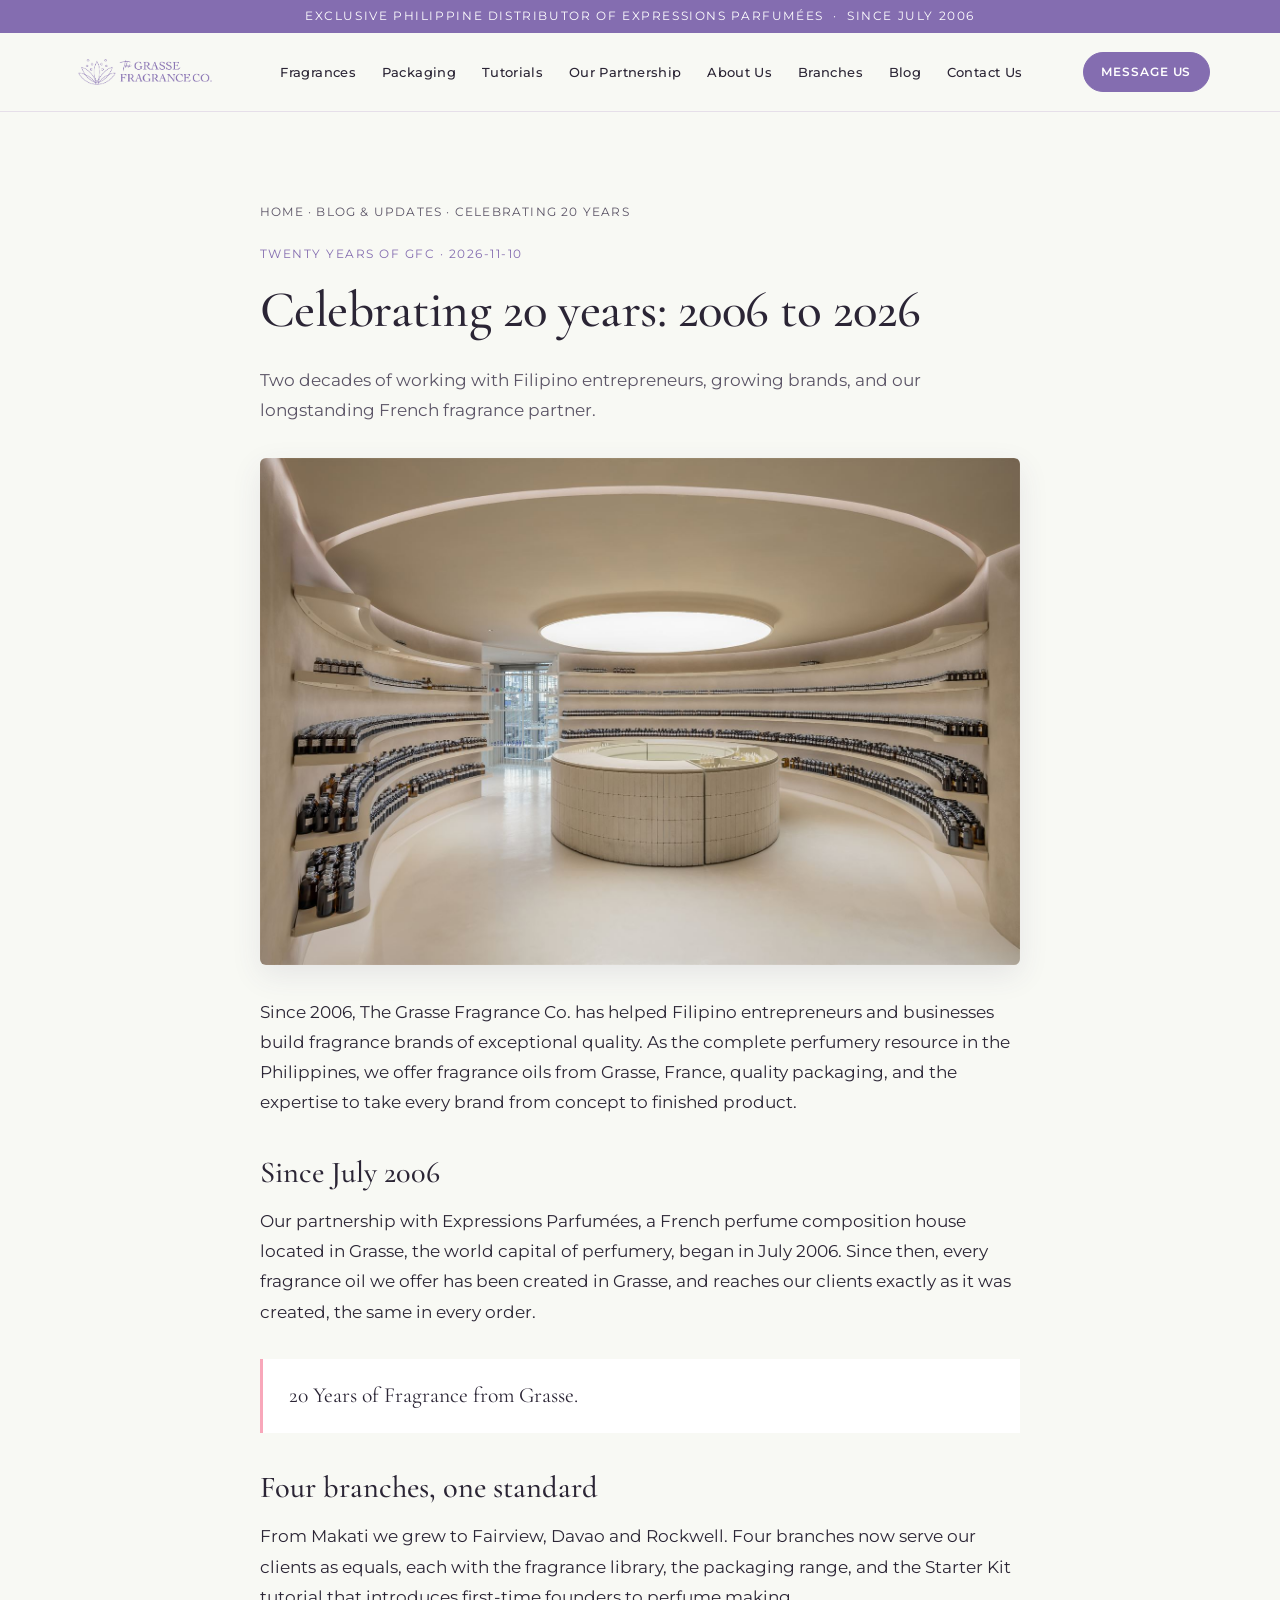
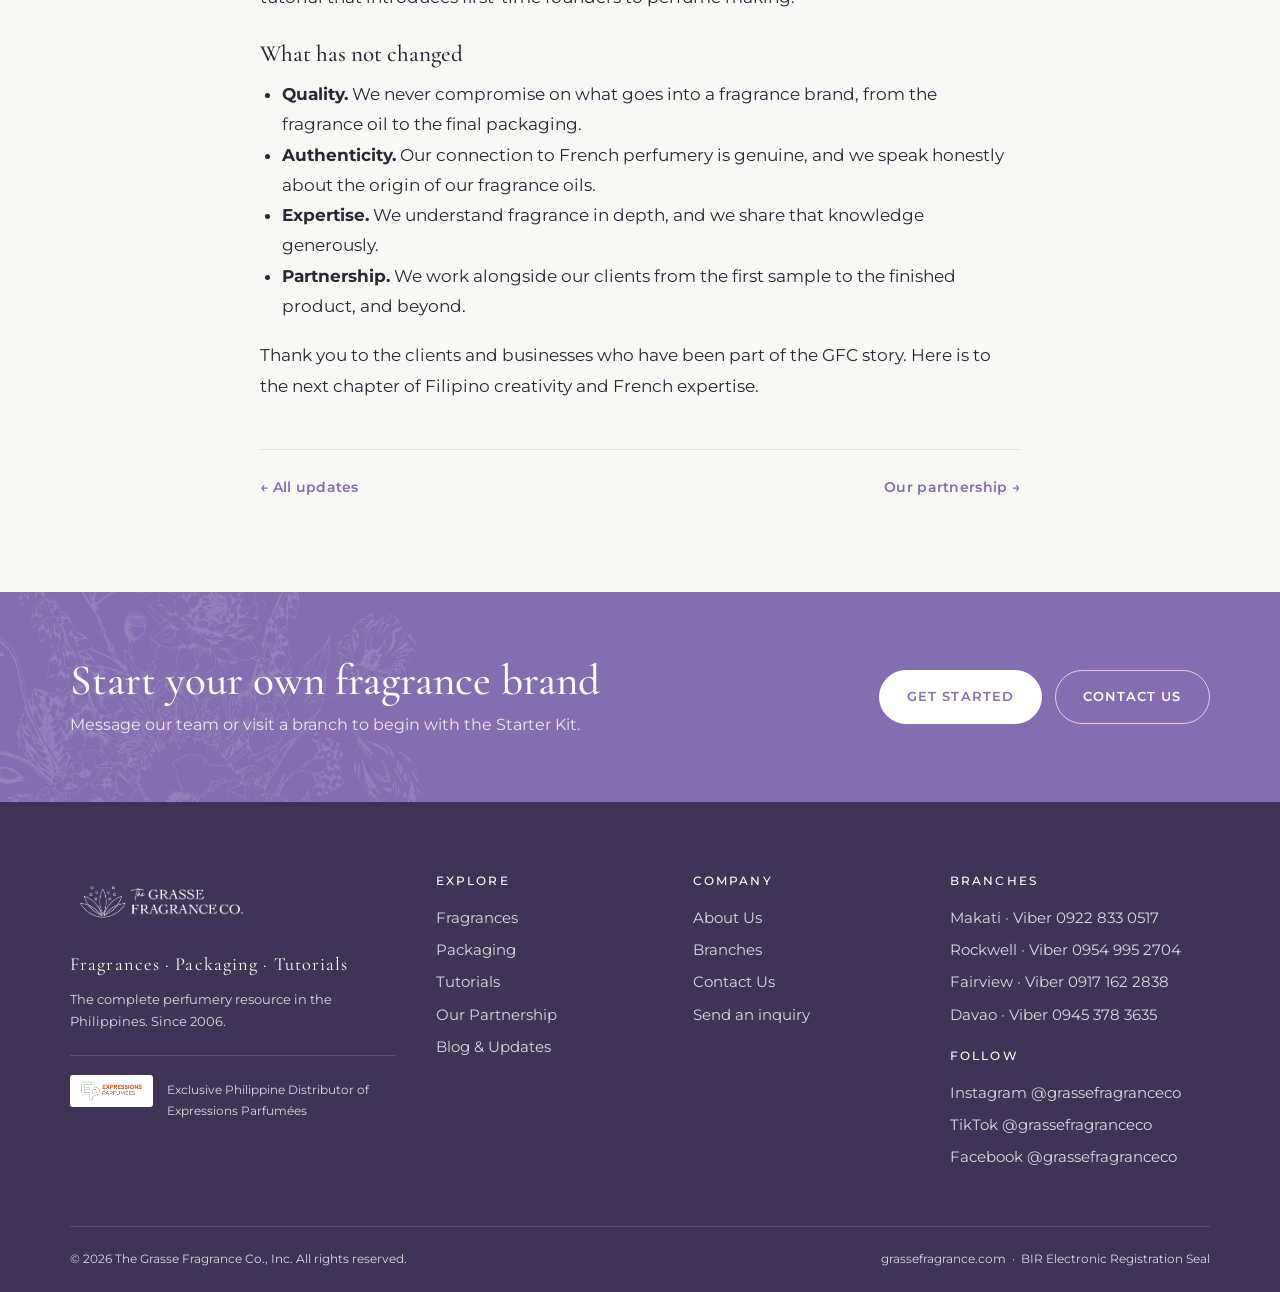
<file: blog/celebrating-20-years.html>
<!DOCTYPE html>
<html lang="en">
<head>
<meta charset="utf-8">
<meta name="viewport" content="width=device-width, initial-scale=1">
<meta name="robots" content="noindex, nofollow"><!-- staging only: remove at launch -->
<title>Celebrating 20 years: 2006 to 2026 | The Grasse Fragrance Co.</title>
<meta name="description" content="Two decades of working with Filipino entrepreneurs, growing brands, and our longstanding French fragrance partner, Expressions Parfumées.">
<link rel="icon" href="../assets/img/brand/submark-filled-lavender.png">
<link rel="preconnect" href="https://fonts.googleapis.com">
<link rel="preconnect" href="https://fonts.gstatic.com" crossorigin>
<link href="https://fonts.googleapis.com/css2?family=Cormorant+Garamond:ital,wght@0,400;0,500;0,600;1,400&family=Montserrat:wght@400;500;600&display=swap" rel="stylesheet">
<link rel="stylesheet" href="../assets/css/style.css?v=3">
</head>
<body>
<!-- header:start (edit partials/header.html, then run: node tools/sync-partials.js) -->
<div class="draft-note">Draft / staging build on XAMPP. Not the live site.</div>
<div class="topline">Exclusive Philippine Distributor of Expressions Parfumées &nbsp;·&nbsp; <a href="../our-partnership.html">Since July 2006</a></div>
<header class="site-header">
  <div class="container header-inner">
    <a class="brand" href="../index.html" aria-label="The Grasse Fragrance Co. home">
      <img src="../assets/img/brand/logo-horizontal-lavender.png" alt="The Grasse Fragrance Co." width="3330" height="1020">
    </a>
    <nav class="nav" aria-label="Main">
      <a href="../fragrances.html">Fragrances</a>
      <a href="../packaging.html">Packaging</a>
      <a href="../tutorials.html">Tutorials</a>
      <a href="../our-partnership.html">Our Partnership</a>
      <a href="../about.html">About Us</a>
      <a href="../branches.html">Branches</a>
      <a href="../blog.html">Blog</a>
      <a href="../contact.html">Contact Us</a>
    </nav>
    <div class="header-cta">
      <a class="btn btn-primary btn-sm" href="../contact.html">Message us</a>
      <button class="nav-toggle" aria-label="Open menu" aria-expanded="false"><span></span><span></span><span></span></button>
    </div>
  </div>
</header>
<!-- header:end -->

<main>

  <section class="section">
    <div class="container">
      <article class="article">
        <div class="breadcrumb" style="color:var(--ink-soft)"><a href="../index.html">Home</a> · <a href="../blog.html">Blog &amp; Updates</a> · Celebrating 20 years</div>
        <div class="meta">Twenty years of GFC · 2026-11-10</div>
        <h1>Celebrating 20 years: 2006 to 2026</h1>
        <p class="lede">Two decades of working with Filipino entrepreneurs, growing brands, and our longstanding French fragrance partner.</p>

        <div class="img-frame hero-img"><img src="../assets/img/photos/showroom-hero.jpg" alt="The GFC showroom"></div>

        <p>Since 2006, The Grasse Fragrance Co. has helped Filipino entrepreneurs and businesses build fragrance brands of exceptional quality. As the complete perfumery resource in the Philippines, we offer fragrance oils from Grasse, France, quality packaging, and the expertise to take every brand from concept to finished product.</p>

        <h2>Since July 2006</h2>
        <p>Our partnership with Expressions Parfumées, a French perfume composition house located in Grasse, the world capital of perfumery, began in July 2006. Since then, every fragrance oil we offer has been created in Grasse, and reaches our clients exactly as it was created, the same in every order.</p>

        <blockquote>20 Years of Fragrance from Grasse.</blockquote>

        <h2>Four branches, one standard</h2>
        <p>From Makati we grew to Fairview, Davao and Rockwell. Four branches now serve our clients as equals, each with the fragrance library, the packaging range, and the Starter Kit tutorial that introduces first-time founders to perfume making.</p>

        <h3>What has not changed</h3>
        <ul>
          <li><strong>Quality.</strong> We never compromise on what goes into a fragrance brand, from the fragrance oil to the final packaging.</li>
          <li><strong>Authenticity.</strong> Our connection to French perfumery is genuine, and we speak honestly about the origin of our fragrance oils.</li>
          <li><strong>Expertise.</strong> We understand fragrance in depth, and we share that knowledge generously.</li>
          <li><strong>Partnership.</strong> We work alongside our clients from the first sample to the finished product, and beyond.</li>
        </ul>

        <p>Thank you to the clients and businesses who have been part of the GFC story. Here is to the next chapter of Filipino creativity and French expertise.</p>

        <div class="article-nav">
          <a class="text-link" href="../blog.html">← All updates</a>
          <a class="text-link" href="../our-partnership.html">Our partnership →</a>
        </div>
      </article>
    </div>
  </section>

  <!-- CTA -->
  <section class="cta">
    <img class="illus" src="../assets/img/brand/illustration-bouquet-white.png" alt="" aria-hidden="true">
    <div class="container">
      <div>
        <h2>Start your own fragrance brand</h2>
        <p>Message our team or visit a branch to begin with the Starter Kit.</p>
      </div>
      <div class="btn-group">
        <a class="btn btn-light" href="../tutorials.html">Get started</a>
        <a class="btn btn-ghost-light" href="../contact.html">Contact us</a>
      </div>
    </div>
  </section>

</main>

<!-- footer:start (edit partials/footer.html, then run: node tools/sync-partials.js) -->
<footer class="site-footer">
  <div class="container">
    <div class="footer-grid">
      <div class="footer-brand">
        <img src="../assets/img/brand/logo-horizontal-white.png" alt="The Grasse Fragrance Co." width="3330" height="1020">
        <div class="descriptor">Fragrances · Packaging · Tutorials</div>
        <p class="line">The complete perfumery resource in the Philippines. Since 2006.</p>
        <div class="footer-ep">
          <img src="../assets/img/brand/ep-logo-horizontal.png" alt="Expressions Parfumées">
          <span>Exclusive Philippine Distributor of Expressions Parfumées</span>
        </div>
      </div>
      <div>
        <h4>Explore</h4>
        <ul>
          <li><a href="../fragrances.html">Fragrances</a></li>
          <li><a href="../packaging.html">Packaging</a></li>
          <li><a href="../tutorials.html">Tutorials</a></li>
          <li><a href="../our-partnership.html">Our Partnership</a></li>
          <li><a href="../blog.html">Blog &amp; Updates</a></li>
        </ul>
      </div>
      <div>
        <h4>Company</h4>
        <ul>
          <li><a href="../about.html">About Us</a></li>
          <li><a href="../branches.html">Branches</a></li>
          <li><a href="../contact.html">Contact Us</a></li>
          <li><a href="../contact.html#inquiry">Send an inquiry</a></li>
        </ul>
      </div>
      <div>
        <h4>Branches</h4>
        <ul>
          <li><a href="../branches.html#makati">Makati</a> · Viber 0922 833 0517</li>
          <li><a href="../branches.html#rockwell">Rockwell</a> · Viber 0954 995 2704</li>
          <li><a href="../branches.html#fairview">Fairview</a> · Viber 0917 162 2838</li>
          <li><a href="../branches.html#davao">Davao</a> · Viber 0945 378 3635</li>
        </ul>
        <h4 style="margin-top:1.4rem">Follow</h4>
        <ul>
          <li><a href="https://www.instagram.com/grassefragranceco" target="_blank" rel="noopener">Instagram @grassefragranceco</a></li>
          <li><a href="https://www.tiktok.com/@grassefragranceco" target="_blank" rel="noopener">TikTok @grassefragranceco</a></li>
          <li><a href="https://www.facebook.com/grassefragranceco" target="_blank" rel="noopener">Facebook @grassefragranceco</a></li>
        </ul>
      </div>
    </div>
    <div class="footer-bottom">
      <span>© <span data-year>2026</span> The Grasse Fragrance Co., Inc. All rights reserved.</span>
      <span>grassefragrance.com &nbsp;·&nbsp; <a href="../contact.html#bir">BIR Electronic Registration Seal</a></span>
    </div>
  </div>
</footer>
<script src="../assets/js/site.js?v=3"></script>
<!-- footer:end -->
</body>
</html>
</file>
<file: assets/css/style.css>
/* ==========================================================================
   The Grasse Fragrance Co. — static draft stylesheet
   Palette and type from "GFC Brand Profile & Guidelines" (Nov 2026).
   Cochin -> Cormorant Garamond (web substitute). Gotham -> Montserrat.
   Edit tokens in :root to retheme the whole site.
   ========================================================================== */

:root {
  /* Brand palette */
  --lavender: #846DB0;        /* Pantone 7672 C, primary */
  --lavender-deep: #9A679A;   /* Pantone 7655 C */
  --lavender-dark: #5f4c86;   /* derived, for hover / headings on light */
  --pink: #F8A7BA;            /* Pantone 707 C */
  --pink-soft: #FAC4C2;       /* Pantone 1625 C */
  --taupe: #CBBBAB;           /* Pantone 7258 C */
  --caramel: #C39F84;         /* Pantone 4725 C */
  --ivory: #F8F9F4;           /* Pantone 663 C, page background */
  --linen: #F4EDE7;           /* Pantone 7527 C, soft sections */
  --ink: #2b2535;             /* body text */
  --ink-soft: #5b5466;
  --line: #e6dfe9;
  --white: #ffffff;

  /* Type */
  --serif: "Cormorant Garamond", "Cochin", Georgia, "Times New Roman", serif;
  --sans: "Montserrat", "Gotham", "Helvetica Neue", Arial, sans-serif;

  /* Layout */
  --container: 1180px;
  --gutter: 20px;
  --radius: 6px;
  --shadow: 0 10px 30px rgba(72, 56, 104, 0.10);
  --header-h: 78px;
}

/* ---------- Reset ---------- */
*, *::before, *::after { box-sizing: border-box; }
html { scroll-behavior: smooth; -webkit-text-size-adjust: 100%; }
body {
  margin: 0;
  font-family: var(--sans);
  font-size: 16px;
  line-height: 1.65;
  color: var(--ink);
  background: var(--ivory);
}
img { max-width: 100%; height: auto; display: block; }
a { color: var(--lavender); text-decoration: none; }
a:hover { color: var(--lavender-dark); }
ul { margin: 0; padding: 0; list-style: none; }
h1, h2, h3, h4 { font-family: var(--serif); font-weight: 500; line-height: 1.15; margin: 0 0 .5em; color: var(--ink); }
h1 { font-size: clamp(2.4rem, 5vw, 4rem); letter-spacing: -.01em; }
h2 { font-size: clamp(1.9rem, 3.4vw, 2.7rem); }
h3 { font-size: 1.45rem; }
h4 { font-size: 1.15rem; }
p { margin: 0 0 1em; }
p:last-child { margin-bottom: 0; }
.lede { font-size: 1.1rem; color: var(--ink-soft); }
.small { font-size: .9rem; }
.muted { color: var(--ink-soft); }
.center { text-align: center; }
.serif { font-family: var(--serif); }

.container { width: 100%; max-width: var(--container); margin: 0 auto; padding: 0 var(--gutter); }
.narrow { max-width: 820px; }

/* Eyebrow label: small caps in sans */
.eyebrow {
  display: inline-block;
  font-family: var(--sans);
  font-size: .72rem;
  font-weight: 600;
  letter-spacing: .22em;
  text-transform: uppercase;
  color: var(--lavender);
  margin-bottom: .9rem;
}
.eyebrow.on-dark { color: var(--pink); }

/* ---------- Buttons ---------- */
.btn {
  display: inline-flex; align-items: center; justify-content: center; gap: .5rem;
  font-family: var(--sans); font-size: .82rem; font-weight: 600; letter-spacing: .08em; text-transform: uppercase;
  padding: .95rem 1.7rem; border-radius: 999px; border: 1.5px solid transparent;
  cursor: pointer; transition: all .2s ease; white-space: nowrap;
}
.btn-primary { background: var(--lavender); color: var(--white); border-color: var(--lavender); }
.btn-primary:hover { background: var(--lavender-dark); border-color: var(--lavender-dark); color: var(--white); }
.btn-outline { background: transparent; color: var(--lavender); border-color: var(--lavender); }
.btn-outline:hover { background: var(--lavender); color: var(--white); }
.btn-light { background: var(--white); color: var(--lavender); border-color: var(--white); }
.btn-light:hover { background: var(--linen); border-color: var(--linen); color: var(--lavender-dark); }
.btn-ghost-light { background: transparent; color: var(--white); border-color: rgba(255,255,255,.7); }
.btn-ghost-light:hover { background: var(--white); color: var(--lavender); }
.btn-sm { padding: .6rem 1.1rem; font-size: .72rem; }
.btn-group { display: flex; flex-wrap: wrap; gap: .8rem; }
.text-link { font-weight: 600; font-size: .9rem; letter-spacing: .02em; border-bottom: 1px solid transparent; }
.text-link:hover { border-bottom-color: currentColor; }

/* ---------- Header ---------- */
.site-header {
  position: sticky; top: 0; z-index: 50;
  background: rgba(248, 249, 244, .94);
  backdrop-filter: blur(8px);
  border-bottom: 1px solid var(--line);
}
.header-inner { display: flex; align-items: center; justify-content: space-between; height: var(--header-h); gap: 1rem; }
.brand img { height: 46px; width: auto; }
.nav { display: flex; align-items: center; gap: 1.6rem; }
.nav a { font-size: .8rem; font-weight: 500; letter-spacing: .03em; color: var(--ink); padding: .4rem 0; position: relative; white-space: nowrap; }
.nav a::after { content: ""; position: absolute; left: 0; right: 0; bottom: 0; height: 1.5px; background: var(--lavender); transform: scaleX(0); transition: transform .2s; }
.nav a:hover::after, .nav a.active::after { transform: scaleX(1); }
.nav a.active { color: var(--lavender); }
.header-cta { display: flex; align-items: center; gap: .8rem; }
.nav-toggle { display: none; background: none; border: 0; width: 44px; height: 44px; cursor: pointer; padding: 0; }
.nav-toggle span { display: block; width: 24px; height: 2px; background: var(--ink); margin: 5px auto; transition: .25s; }
.nav-toggle[aria-expanded="true"] span:nth-child(1) { transform: translateY(7px) rotate(45deg); }
.nav-toggle[aria-expanded="true"] span:nth-child(2) { opacity: 0; }
.nav-toggle[aria-expanded="true"] span:nth-child(3) { transform: translateY(-7px) rotate(-45deg); }

/* Top partnership line */
.topline { background: var(--lavender); color: var(--white); font-size: .72rem; letter-spacing: .14em; text-transform: uppercase; text-align: center; padding: .45rem var(--gutter); }
.topline a { color: var(--white); }

/* ---------- Sections ---------- */
.section { padding: clamp(3.5rem, 7vw, 6.5rem) 0; }
.section-sm { padding: clamp(2.2rem, 4vw, 3.5rem) 0; }
.bg-linen { background: var(--linen); }
.bg-white { background: var(--white); }
.bg-lavender { background: var(--lavender); color: var(--white); }
.bg-lavender h1, .bg-lavender h2, .bg-lavender h3, .bg-lavender h4 { color: var(--white); }
.bg-lavender a:not(.btn) { color: var(--white); }
.bg-lavender .muted { color: rgba(255,255,255,.78); }
.section-head { max-width: 720px; margin: 0 auto 3rem; text-align: center; }
.section-head.left { margin-left: 0; text-align: left; }

.grid { display: grid; gap: 1.6rem; }
.grid-2 { grid-template-columns: repeat(2, 1fr); }
.grid-3 { grid-template-columns: repeat(3, 1fr); }
.grid-4 { grid-template-columns: repeat(4, 1fr); }
.grid-5 { grid-template-columns: repeat(5, 1fr); }
.split { display: grid; grid-template-columns: 1fr 1fr; gap: clamp(2rem, 5vw, 5rem); align-items: center; }
.split.reverse > :first-child { order: 2; }

/* Cards */
.card { background: var(--white); border: 1px solid var(--line); border-radius: var(--radius); padding: 2rem; transition: transform .25s, box-shadow .25s; }
.card:hover { transform: translateY(-3px); box-shadow: var(--shadow); }
.card h3 { margin-top: .4rem; }
.card .icon { width: 44px; height: 44px; margin-bottom: 1.1rem; }
.card-img { background: var(--white); border: 1px solid var(--line); border-radius: var(--radius); overflow: hidden; display: flex; flex-direction: column; transition: transform .25s, box-shadow .25s; }
.card-img:hover { transform: translateY(-3px); box-shadow: var(--shadow); }
.card-img img { aspect-ratio: 4 / 3; object-fit: cover; width: 100%; }
.card-img .body { padding: 1.5rem 1.6rem 1.8rem; flex: 1; }
.card-img .body h3 { font-size: 1.3rem; }
.card-img .body p { color: var(--ink-soft); font-size: .95rem; }
.card-img .body .text-link { display: inline-block; margin-top: .6rem; }

/* Lotus mark used as bullet / icon */
.lotus { width: 40px; height: 40px; opacity: .9; }

/* Image treatments */
.img-frame { border-radius: var(--radius); overflow: hidden; box-shadow: var(--shadow); }
.img-frame img { width: 100%; height: 100%; object-fit: cover; }
.img-tall img { aspect-ratio: 4 / 5; }
.img-wide img { aspect-ratio: 16 / 10; }
.img-square img { aspect-ratio: 1 / 1; }

/* ---------- Hero ---------- */
.hero {
  position: relative; color: var(--white); overflow: hidden;
  min-height: min(88vh, 760px); display: flex; align-items: center;
}
.hero-bg { position: absolute; inset: 0; }
.hero-bg img { width: 100%; height: 100%; object-fit: cover; }
.hero-bg::after { content: ""; position: absolute; inset: 0; background: linear-gradient(100deg, rgba(74, 56, 110, .88) 0%, rgba(132, 109, 176, .72) 55%, rgba(132, 109, 176, .35) 100%); }
.hero .container { position: relative; z-index: 1; padding-top: 5rem; padding-bottom: 5rem; }
.hero-copy { max-width: 640px; }
.hero h1 { color: var(--white); margin-bottom: 1.2rem; }
.hero p { font-size: 1.1rem; max-width: 560px; color: rgba(255,255,255,.9); }
.hero .eyebrow { color: var(--pink); }
.hero .btn-group { margin-top: 2rem; }
.hero-illustration { position: absolute; right: -6%; top: -8%; width: 52%; max-width: 760px; opacity: .14; pointer-events: none; z-index: 1; }

/* Proof bar below hero */
.proofbar { background: var(--white); border-bottom: 1px solid var(--line); }
.proofbar-inner { display: flex; align-items: center; justify-content: center; gap: 1.6rem; flex-wrap: wrap; padding: 1.1rem 0; font-family: var(--serif); font-size: 1.2rem; color: var(--ink); }
.proofbar-inner img { height: 36px; width: auto; }
.proofbar-inner .sep { width: 1px; height: 28px; background: var(--line); }
.proofbar-inner .text-link { font-family: var(--sans); font-size: .78rem; letter-spacing: .1em; text-transform: uppercase; }

/* Page hero (inner pages) */
.page-hero { position: relative; color: var(--white); overflow: hidden; }
.page-hero .hero-bg::after { background: linear-gradient(100deg, rgba(74,56,110,.9) 0%, rgba(132,109,176,.78) 60%, rgba(132,109,176,.5) 100%); }
.page-hero .container { position: relative; z-index: 1; padding-top: clamp(4rem, 9vw, 7rem); padding-bottom: clamp(4rem, 9vw, 7rem); }
.page-hero h1 { color: var(--white); }
.page-hero p { color: rgba(255,255,255,.9); font-size: 1.1rem; max-width: 640px; }
.page-hero .eyebrow { color: var(--pink); }
.page-hero.plain { background: var(--linen); color: var(--ink); }
.page-hero.plain h1 { color: var(--ink); }
.page-hero.plain p { color: var(--ink-soft); }
.page-hero.plain .eyebrow { color: var(--lavender); }
.breadcrumb { font-size: .75rem; letter-spacing: .1em; text-transform: uppercase; margin-bottom: 1.4rem; color: rgba(255,255,255,.75); }
.breadcrumb a { color: inherit; }
.plain .breadcrumb { color: var(--ink-soft); }

/* Feature list with lotus bullets */
.feature-list { display: grid; gap: 1.4rem; }
.feature-list li { display: grid; grid-template-columns: 44px 1fr; gap: 1rem; align-items: start; }
.feature-list h4 { margin-bottom: .25rem; }
.feature-list p { color: var(--ink-soft); font-size: .95rem; }

/* Check list */
.check-list li { position: relative; padding-left: 1.8rem; margin-bottom: .6rem; }
.check-list li::before { content: ""; position: absolute; left: 0; top: .45em; width: 14px; height: 14px; border-radius: 50%; background: var(--pink); box-shadow: inset 0 0 0 3px var(--white); border: 1.5px solid var(--lavender); }

/* Stats / anniversary band */
.band { background: var(--lavender); color: var(--white); position: relative; overflow: hidden; }
.band .illus { position: absolute; right: -4%; bottom: -20%; width: 42%; max-width: 560px; opacity: .15; }
.band .container { position: relative; z-index: 1; }
.stats { display: grid; grid-template-columns: repeat(4, 1fr); gap: 2rem; text-align: center; }
.stats .num { font-family: var(--serif); font-size: clamp(2.4rem, 4vw, 3.4rem); line-height: 1; display: block; margin-bottom: .4rem; }
.stats .label { font-size: .78rem; letter-spacing: .14em; text-transform: uppercase; color: rgba(255,255,255,.85); }

/* Two-path cards */
.path-card { background: var(--white); border-radius: var(--radius); padding: 2.6rem 2.4rem; border-top: 4px solid var(--lavender); box-shadow: var(--shadow); display: flex; flex-direction: column; }
.path-card.alt { border-top-color: var(--pink); }
.path-card h3 { font-size: 1.75rem; }
.path-card p { color: var(--ink-soft); flex: 1; }
.path-card .btn { align-self: flex-start; margin-top: 1.4rem; }

/* Family pills */
.pills { display: flex; flex-wrap: wrap; gap: .7rem; justify-content: center; }
.pill { background: var(--white); border: 1px solid var(--line); border-radius: 999px; padding: .7rem 1.4rem; font-family: var(--serif); font-size: 1.1rem; }
.pill-grid { display: grid; grid-template-columns: repeat(5, 1fr); gap: 1.2rem; }
.family { background: var(--white); border: 1px solid var(--line); border-radius: var(--radius); padding: 1.6rem 1.2rem; text-align: center; }
.family .swatch { width: 54px; height: 54px; border-radius: 50%; margin: 0 auto 1rem; }
.family h4 { font-size: 1.25rem; margin-bottom: .3rem; }
.family p { font-size: .85rem; color: var(--ink-soft); }

/* Packaging tiles */
.tile { position: relative; border-radius: var(--radius); overflow: hidden; background: var(--white); border: 1px solid var(--line); }
.tile img { aspect-ratio: 1 / 1; object-fit: cover; width: 100%; }
.tile .body { padding: 1.4rem 1.5rem 1.7rem; }
.tile .body h3 { font-size: 1.35rem; margin-bottom: .3rem; }
.tile .body p { font-size: .92rem; color: var(--ink-soft); }

/* Branch cards */
.branch { background: var(--white); border: 1px solid var(--line); border-radius: var(--radius); padding: 2rem; display: flex; flex-direction: column; gap: .5rem; }
.branch h3 { font-size: 1.6rem; margin-bottom: .2rem; }
.branch address { font-style: normal; color: var(--ink-soft); font-size: .95rem; }
.branch .meta { font-size: .9rem; margin: .4rem 0 1rem; }
.branch .meta strong { color: var(--ink); }
.branch .btn-group { margin-top: auto; }

/* FAQ */
.faq { border-top: 1px solid var(--line); }
.faq-item { border-bottom: 1px solid var(--line); }
.faq-item summary { list-style: none; cursor: pointer; padding: 1.2rem 0; font-family: var(--serif); font-size: 1.3rem; display: flex; justify-content: space-between; align-items: center; gap: 1rem; }
.faq-item summary::-webkit-details-marker { display: none; }
.faq-item summary::after { content: "+"; font-family: var(--sans); font-size: 1.4rem; color: var(--lavender); transition: transform .2s; }
.faq-item[open] summary::after { transform: rotate(45deg); }
.faq-item .answer { padding: 0 0 1.4rem; color: var(--ink-soft); max-width: 720px; }

/* Values */
.value { text-align: center; padding: 1.4rem 1rem; }
.value .num { font-family: var(--serif); font-size: 2.2rem; color: var(--pink); display: block; line-height: 1; margin-bottom: .6rem; }
.value h4 { font-size: 1.3rem; }
.value p { font-size: .92rem; color: var(--ink-soft); }

/* Timeline */
.timeline { position: relative; display: grid; gap: 1.6rem; padding-left: 2rem; border-left: 2px solid var(--pink); }
.timeline li { position: relative; }
.timeline li::before { content: ""; position: absolute; left: calc(-2rem - 7px); top: .5rem; width: 12px; height: 12px; border-radius: 50%; background: var(--lavender); border: 2px solid var(--ivory); }
.timeline .year { font-family: var(--serif); font-size: 1.4rem; color: var(--lavender); display: block; }

/* Blog */
.post-card { background: var(--white); border: 1px solid var(--line); border-radius: var(--radius); overflow: hidden; display: flex; flex-direction: column; transition: transform .25s, box-shadow .25s; }
.post-card:hover { transform: translateY(-3px); box-shadow: var(--shadow); }
.post-card img { aspect-ratio: 16 / 10; object-fit: cover; width: 100%; }
.post-card .body { padding: 1.5rem 1.6rem 1.8rem; display: flex; flex-direction: column; gap: .5rem; flex: 1; }
.post-card .meta { font-size: .75rem; letter-spacing: .12em; text-transform: uppercase; color: var(--lavender); }
.post-card h3 { font-size: 1.35rem; }
.post-card h3 a { color: var(--ink); }
.post-card h3 a:hover { color: var(--lavender); }
.post-card p { color: var(--ink-soft); font-size: .95rem; flex: 1; }
.article { max-width: 760px; margin: 0 auto; }
.article .meta { font-size: .78rem; letter-spacing: .12em; text-transform: uppercase; color: var(--lavender); margin-bottom: 1rem; }
.article h1 { font-size: clamp(2.1rem, 4vw, 3.2rem); }
.article .hero-img { margin: 2rem 0; }
.article h2 { font-size: 1.9rem; margin-top: 2.4rem; }
.article h3 { margin-top: 1.8rem; }
.article p, .article li { font-size: 1.05rem; line-height: 1.8; }
.article blockquote { margin: 2rem 0; padding: 1.2rem 1.6rem; border-left: 3px solid var(--pink); background: var(--white); font-family: var(--serif); font-size: 1.35rem; }
.article ul { list-style: disc; padding-left: 1.4rem; margin-bottom: 1.2rem; }
.article-nav { display: flex; justify-content: space-between; gap: 1rem; margin-top: 3rem; padding-top: 1.6rem; border-top: 1px solid var(--line); }

/* Forms */
.form { display: grid; gap: 1.1rem; }
.form-row { display: grid; grid-template-columns: 1fr 1fr; gap: 1.1rem; }
.field label { display: block; font-size: .78rem; font-weight: 600; letter-spacing: .1em; text-transform: uppercase; margin-bottom: .4rem; color: var(--ink-soft); }
.field input, .field select, .field textarea {
  width: 100%; font: inherit; font-size: .98rem; padding: .85rem 1rem;
  border: 1px solid var(--line); border-radius: var(--radius); background: var(--white); color: var(--ink);
}
.field input:focus, .field select:focus, .field textarea:focus { outline: 2px solid var(--lavender); outline-offset: 1px; border-color: var(--lavender); }
.field textarea { min-height: 150px; resize: vertical; }
.form-note { font-size: .82rem; color: var(--ink-soft); }
.form-success { display: none; background: var(--white); border: 1px solid var(--lavender); border-radius: var(--radius); padding: 1.4rem; }

/* Contact side */
.contact-box { background: var(--white); border: 1px solid var(--line); border-radius: var(--radius); padding: 2rem; }
.contact-box h3 { font-size: 1.4rem; }
.contact-list li { display: flex; gap: .8rem; align-items: flex-start; margin-bottom: .9rem; font-size: .95rem; }
.contact-list svg { flex: 0 0 20px; width: 20px; height: 20px; margin-top: .15rem; fill: var(--lavender); }
.social-row { display: flex; flex-wrap: wrap; gap: .6rem; }
.social-row a { display: inline-flex; align-items: center; gap: .4rem; font-size: .82rem; font-weight: 600; border: 1px solid var(--line); border-radius: 999px; padding: .45rem .9rem; color: var(--ink); }
.social-row a:hover { border-color: var(--lavender); color: var(--lavender); }
.map-embed { border-radius: var(--radius); overflow: hidden; border: 1px solid var(--line); aspect-ratio: 16 / 9; background: var(--linen); }
.map-embed iframe { width: 100%; height: 100%; border: 0; }
.bir-seal { display: flex; align-items: center; gap: 1.2rem; background: var(--white); border: 1px dashed var(--taupe); border-radius: var(--radius); padding: 1.2rem 1.4rem; }
.bir-seal .placeholder { width: 110px; height: 110px; flex: 0 0 110px; border: 1px solid var(--line); border-radius: var(--radius); display: grid; place-items: center; font-size: .7rem; text-align: center; color: var(--ink-soft); padding: .5rem; background: var(--linen); }

/* CTA band */
.cta { background: var(--lavender); color: var(--white); position: relative; overflow: hidden; }
.cta .illus { position: absolute; left: -6%; top: -30%; width: 40%; max-width: 520px; opacity: .14; transform: scaleX(-1); }
.cta .container { position: relative; z-index: 1; display: grid; grid-template-columns: 1.4fr 1fr; align-items: center; gap: 2rem; padding-top: 4rem; padding-bottom: 4rem; }
.cta h2 { color: var(--white); margin-bottom: .4rem; }
.cta p { color: rgba(255,255,255,.85); }
.cta .btn-group { justify-content: flex-end; }

/* Social strip */
.social-grid { display: grid; grid-template-columns: repeat(5, 1fr); gap: .8rem; }
.social-grid a { display: block; aspect-ratio: 1 / 1; overflow: hidden; border-radius: var(--radius); position: relative; }
.social-grid img { width: 100%; height: 100%; object-fit: cover; transition: transform .4s; }
.social-grid a:hover img { transform: scale(1.05); }

/* ---------- Footer ---------- */
.site-footer { background: #3f3356; color: rgba(255,255,255,.82); padding: 4.5rem 0 0; font-size: .92rem; }
.footer-grid { display: grid; grid-template-columns: 1.5fr 1fr 1fr 1.2fr; gap: 2.5rem; padding-bottom: 3rem; }
.site-footer h4 { color: var(--white); font-family: var(--sans); font-size: .76rem; letter-spacing: .18em; text-transform: uppercase; margin-bottom: 1.1rem; }
.site-footer a { color: rgba(255,255,255,.82); }
.site-footer a:hover { color: var(--pink); }
.site-footer li { margin-bottom: .5rem; }
.footer-brand img { height: 56px; width: auto; margin-bottom: 1.2rem; }
.footer-brand .descriptor { font-family: var(--serif); font-size: 1.15rem; color: var(--white); letter-spacing: .06em; }
.footer-brand .line { font-size: .82rem; margin-top: .6rem; }
.footer-ep { display: flex; align-items: center; gap: .9rem; margin-top: 1.4rem; padding-top: 1.2rem; border-top: 1px solid rgba(255,255,255,.15); }
.footer-ep img { height: 32px; width: auto; background: var(--white); padding: 4px 8px; border-radius: 3px; }
.footer-ep span { font-size: .78rem; }
.footer-bottom { border-top: 1px solid rgba(255,255,255,.15); padding: 1.4rem 0; font-size: .78rem; display: flex; justify-content: space-between; flex-wrap: wrap; gap: .6rem; }

/* Draft note: visible only on localhost. Remove before launch. */
.draft-note { display: none; background: #fff6d6; color: #5c4a00; font-size: .75rem; padding: .4rem var(--gutter); text-align: center; }
body.is-local .draft-note { display: block; }

/* ---------- Responsive ---------- */
@media (max-width: 1024px) {
  .grid-4, .grid-5, .pill-grid, .social-grid { grid-template-columns: repeat(3, 1fr); }
  .stats { grid-template-columns: repeat(2, 1fr); }
  .footer-grid { grid-template-columns: 1fr 1fr; }
  .cta .container { grid-template-columns: 1fr; }
  .cta .btn-group { justify-content: flex-start; }
}
@media (max-width: 1100px) and (min-width: 861px) {
  .nav { gap: 1.1rem; }
  .nav a { font-size: .74rem; letter-spacing: .02em; }
  .header-cta .btn { padding: .55rem .9rem; }
}
@media (max-width: 860px) {
  .nav-toggle { display: block; }
  .nav {
    position: absolute; left: 0; right: 0; top: 100%;
    flex-direction: column; align-items: stretch; gap: 0;
    background: var(--white); border-bottom: 1px solid var(--line);
    max-height: 0; overflow: hidden; transition: max-height .3s ease;
  }
  .nav.open { max-height: 520px; }
  .nav a { padding: .9rem var(--gutter); border-top: 1px solid var(--line); font-size: .9rem; }
  .nav a::after { display: none; }
  .header-cta .btn { display: none; }
  .grid-2, .grid-3, .split { grid-template-columns: 1fr; }
  .split.reverse > :first-child { order: 0; }
  .form-row { grid-template-columns: 1fr; }
  .hero { min-height: 0; }
  .hero-illustration { width: 90%; right: -30%; top: auto; bottom: -10%; }
}
@media (max-width: 560px) {
  .grid-4, .grid-5, .pill-grid { grid-template-columns: 1fr 1fr; }
  .social-grid { grid-template-columns: repeat(2, 1fr); }
  .stats { grid-template-columns: 1fr 1fr; }
  .footer-grid { grid-template-columns: 1fr; }
  .brand img { height: 38px; }
  .card { padding: 1.5rem; }
  .btn { width: 100%; }
  .btn-group { flex-direction: column; }
  .article-nav { flex-direction: column; }
}

/* ==========================================================================
   MOTION: entrance animations, scroll reveal, hover effects
   Calm and short, to match the brand voice. Everything here switches off
   under prefers-reduced-motion (see the end of this block).
   To remove all motion: delete this block and the "Motion" part of site.js.
   ========================================================================== */
:root { --ease: cubic-bezier(.22, .61, .36, 1); }

@keyframes rise     { from { opacity: 0; transform: translateY(22px); } to { opacity: 1; transform: none; } }
@keyframes pageIn   { from { opacity: 0; } to { opacity: 1; } }
@keyframes kenburns { from { transform: scale(1.09); } to { transform: scale(1); } }
@keyframes drift    { from { transform: translateY(0) rotate(0deg); } to { transform: translateY(-16px) rotate(2deg); } }
@keyframes driftFlip{ from { transform: scaleX(-1) translateY(0) rotate(0deg); } to { transform: scaleX(-1) translateY(-14px) rotate(2deg); } }

/* Page load */
body { animation: pageIn .5s ease both; }

/* Hero: slow zoom on the photo, staggered copy, floating illustration */
.hero-bg img { animation: kenburns 16s var(--ease) both; }
.hero-copy > *, .page-hero .container > * { animation: rise .9s var(--ease) both; }
.hero-copy > :nth-child(1), .page-hero .container > :nth-child(1) { animation-delay: .10s; }
.hero-copy > :nth-child(2), .page-hero .container > :nth-child(2) { animation-delay: .22s; }
.hero-copy > :nth-child(3), .page-hero .container > :nth-child(3) { animation-delay: .34s; }
.hero-copy > :nth-child(4), .page-hero .container > :nth-child(4) { animation-delay: .46s; }
.hero-copy > :nth-child(5), .page-hero .container > :nth-child(5) { animation-delay: .58s; }
.hero-illustration, .band .illus { animation: drift 12s ease-in-out infinite alternate; }
.cta .illus { animation: driftFlip 12s ease-in-out infinite alternate; }

/* Header: tightens and gains a shadow once the page scrolls (class set by site.js) */
.site-header { transition: box-shadow .3s ease, background .3s ease; }
.header-inner { transition: height .3s var(--ease); }
.brand img { transition: height .3s var(--ease), opacity .2s; }
.brand:hover img { opacity: .8; }
.site-header.scrolled { box-shadow: 0 6px 24px rgba(72, 56, 104, .10); background: rgba(248, 249, 244, .98); }
.site-header.scrolled .header-inner { height: 62px; }
.site-header.scrolled .brand img { height: 38px; }

/* Anchor targets clear the sticky header */
[id] { scroll-margin-top: 110px; }

/* Buttons: lift and soft shadow */
.btn { transition: transform .25s var(--ease), box-shadow .25s var(--ease), background .2s, color .2s, border-color .2s; }
.btn:hover { transform: translateY(-2px); box-shadow: 0 10px 22px rgba(72, 56, 104, .22); }
.btn:active { transform: translateY(0) scale(.98); box-shadow: none; }

/* Text links: underline draws in from the left */
.text-link { background: linear-gradient(currentColor, currentColor) 0 100% / 0 1px no-repeat; padding-bottom: 2px; transition: background-size .35s var(--ease), color .2s; }
.text-link:hover { background-size: 100% 1px; border-bottom-color: transparent; }

/* Cards: lift, deeper shadow, lavender-to-pink bar draws across the top */
.card, .card-img, .tile, .post-card, .branch, .path-card, .family, .contact-box {
  transition: transform .35s var(--ease), box-shadow .35s var(--ease), border-color .35s;
}
.card:hover, .card-img:hover, .tile:hover, .post-card:hover, .branch:hover, .family:hover {
  transform: translateY(-6px); box-shadow: 0 18px 40px rgba(72, 56, 104, .14); border-color: #d5c9e6;
}
.path-card:hover { transform: translateY(-6px); box-shadow: 0 22px 46px rgba(72, 56, 104, .18); }
.card, .branch, .family { position: relative; overflow: hidden; }
.card::before, .branch::before, .family::before {
  content: ""; position: absolute; left: 0; top: 0; width: 100%; height: 3px;
  background: linear-gradient(90deg, var(--lavender), var(--pink));
  transform: scaleX(0); transform-origin: left; transition: transform .5s var(--ease);
}
.card:hover::before, .branch:hover::before, .family:hover::before { transform: scaleX(1); }

/* Lotus badge turns a little on hover */
.card .icon, .feature-list .lotus { transition: transform .7s var(--ease); }
.card:hover .icon, .feature-list li:hover .lotus { transform: rotate(20deg) scale(1.1); }

/* Photos: slow zoom inside their frame */
.card-img img, .tile img, .post-card img, .img-frame img { transition: transform .9s var(--ease); }
.card-img:hover img, .tile:hover img, .post-card:hover img, .img-frame:hover img { transform: scale(1.06); }
.card-img .body, .tile .body, .post-card .body { position: relative; z-index: 1; background: var(--white); }
.img-frame { transition: box-shadow .4s var(--ease); }
.img-frame:hover { box-shadow: 0 18px 44px rgba(72, 56, 104, .18); }

/* Fragrance families, values, stats */
.family .swatch { transition: transform .5s var(--ease), box-shadow .5s var(--ease); }
.family:hover .swatch { transform: scale(1.15); box-shadow: 0 0 0 7px rgba(132, 109, 176, .12); }
.value { transition: transform .35s var(--ease); }
.value:hover { transform: translateY(-4px); }
.value .num { transition: color .3s, transform .4s var(--ease); }
.value:hover .num { color: var(--lavender); transform: scale(1.12); }
.stats .num { transition: transform .4s var(--ease); }
.stats > div:hover .num { transform: scale(1.08); }

/* Social tiles: lavender veil */
.social-grid a::after { content: ""; position: absolute; inset: 0; background: rgba(132, 109, 176, 0); transition: background .4s; }
.social-grid a:hover::after { background: rgba(132, 109, 176, .28); }
.social-grid img { transition: transform .9s var(--ease); }
.social-grid a:hover img { transform: scale(1.08); }

/* Small touches */
.proofbar-inner img { transition: transform .4s var(--ease); }
.proofbar-inner img:hover { transform: scale(1.05); }
.site-footer a { transition: color .2s; }
.social-row a { transition: transform .25s var(--ease), background .25s, color .25s, border-color .25s; }
.social-row a:hover { transform: translateY(-2px); background: var(--lavender); border-color: var(--lavender); color: var(--white); }
.faq-item summary { transition: color .2s, padding-left .3s var(--ease); }
.faq-item summary:hover { color: var(--lavender); padding-left: .4rem; }
.faq-item[open] .answer { animation: rise .4s var(--ease) both; }
.field input, .field select, .field textarea { transition: border-color .2s, box-shadow .2s; }
.field input:focus, .field select:focus, .field textarea:focus { box-shadow: 0 0 0 4px rgba(132, 109, 176, .14); }
.form-success { animation: rise .5s var(--ease) both; }

/* Scroll reveal. site.js adds .reveal, then .in when the element enters the
   viewport, then removes both so the hover transitions above take over.
   Keep this after the card rules: it must win while an element is revealing. */
.reveal { opacity: 0; transform: translateY(26px); transition: opacity .8s var(--ease), transform .8s var(--ease); transition-delay: var(--d, 0ms); will-change: opacity, transform; }
.reveal.reveal-zoom { transform: scale(.95); }
@media (min-width: 861px) {
  .reveal.reveal-left { transform: translateX(-36px); }
  .reveal.reveal-right { transform: translateX(36px); }
}
.reveal.in { opacity: 1; transform: none; }
.no-anim .reveal { transition: none !important; }

@media (prefers-reduced-motion: reduce) {
  html { scroll-behavior: auto; }
  *, *::before, *::after { animation: none !important; transition: none !important; }
  .reveal { opacity: 1 !important; transform: none !important; }
}
</file>
